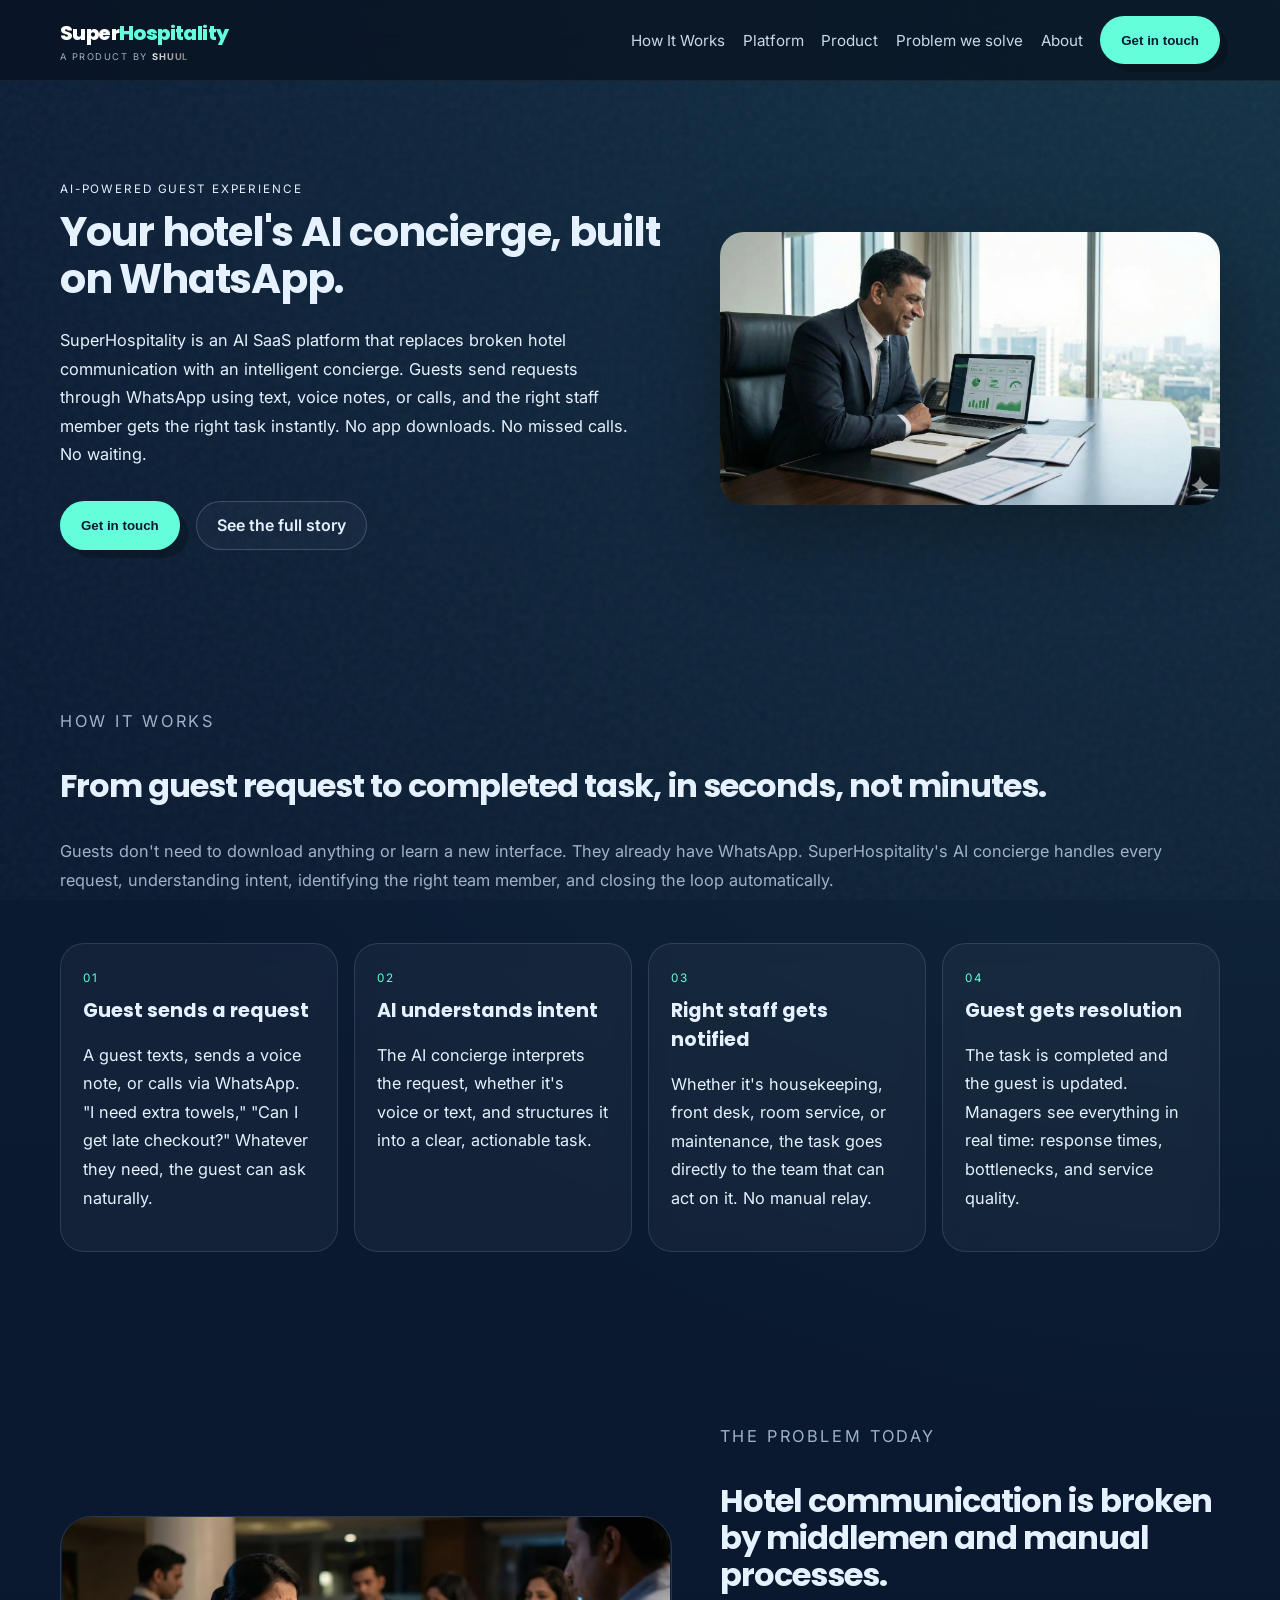
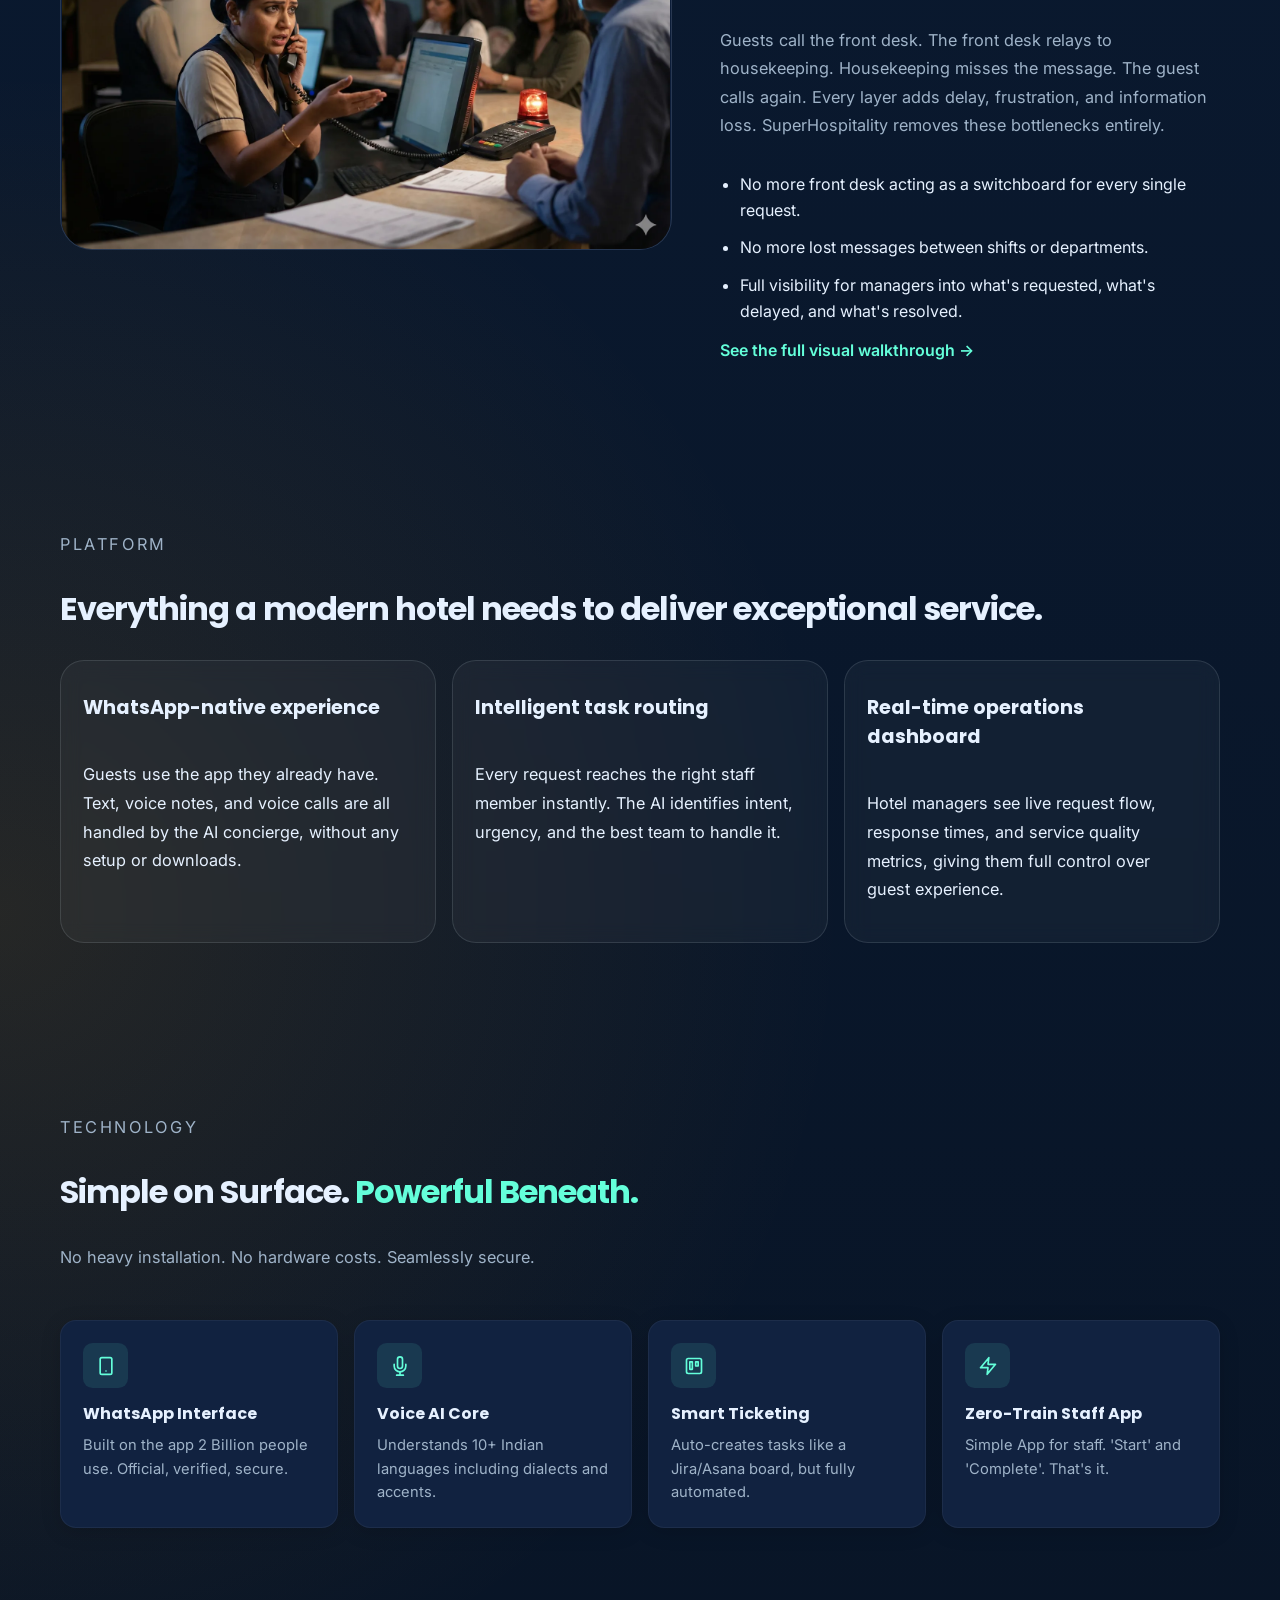
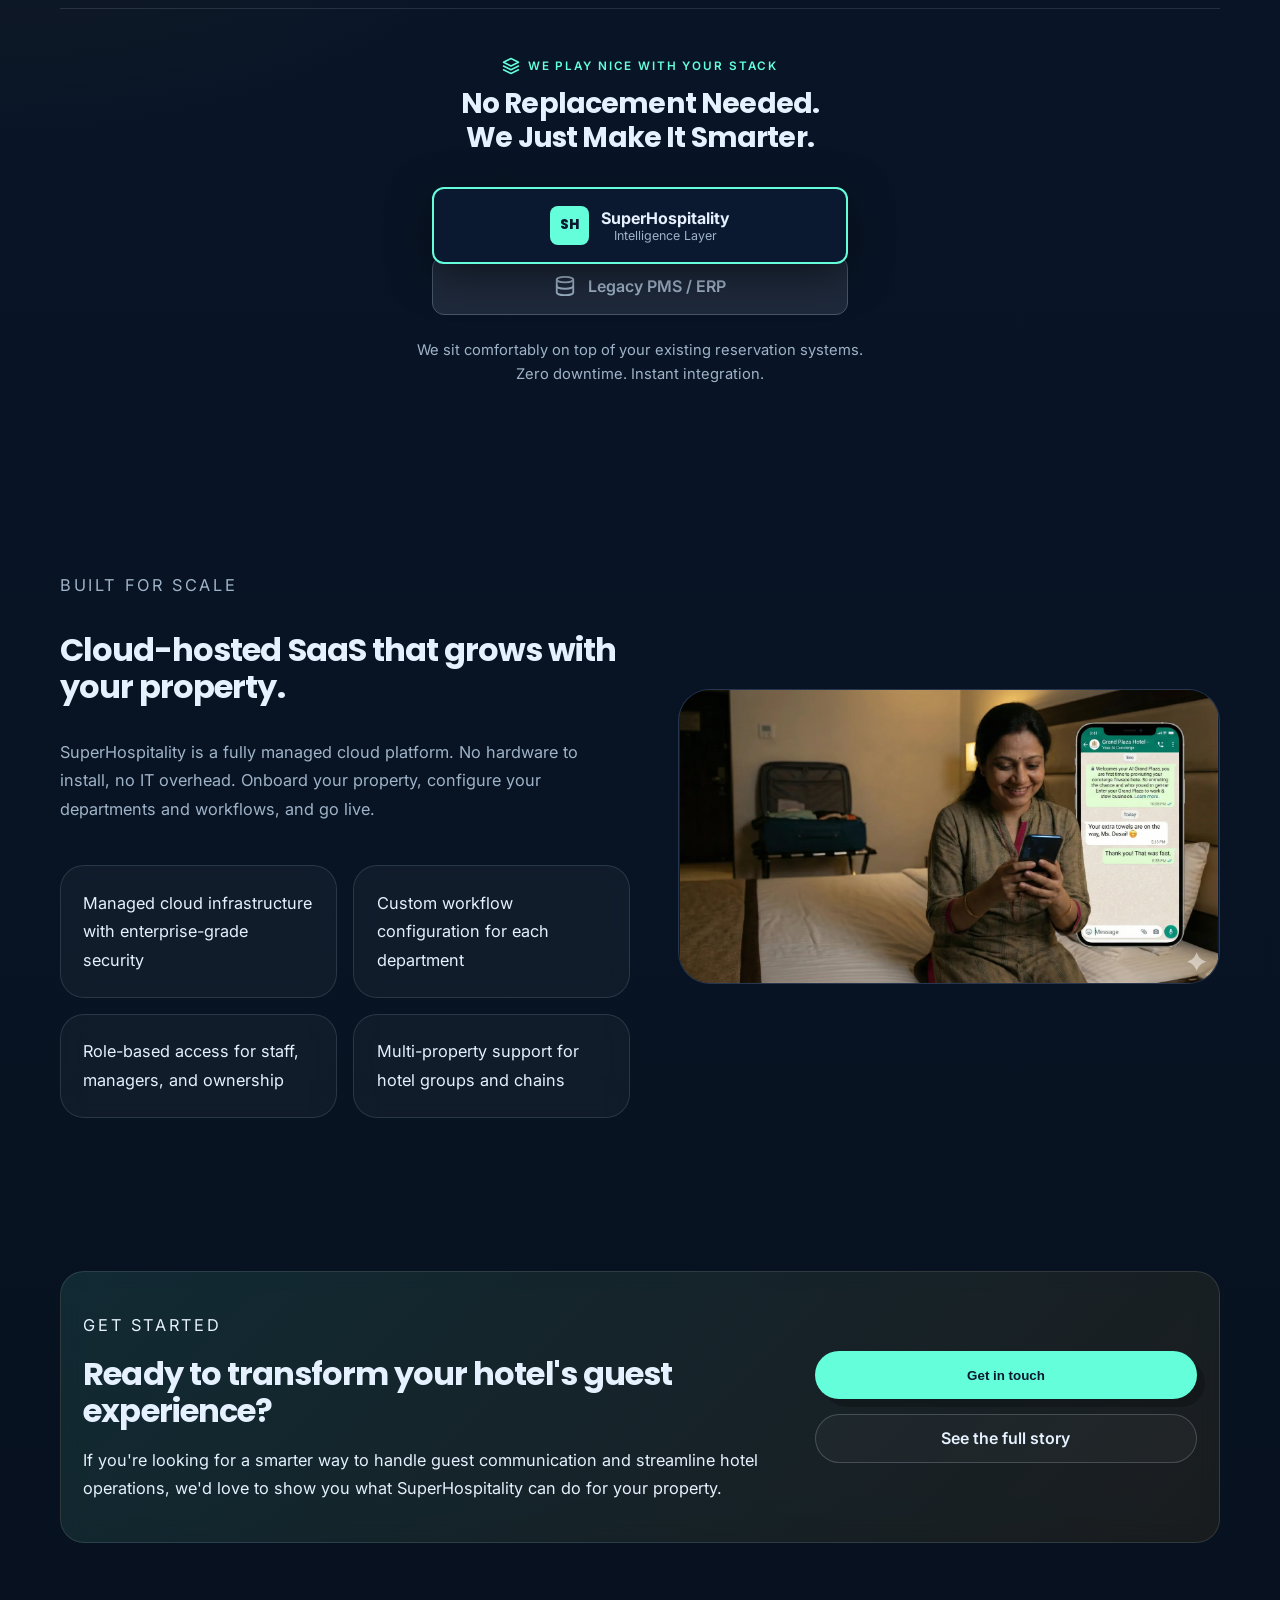
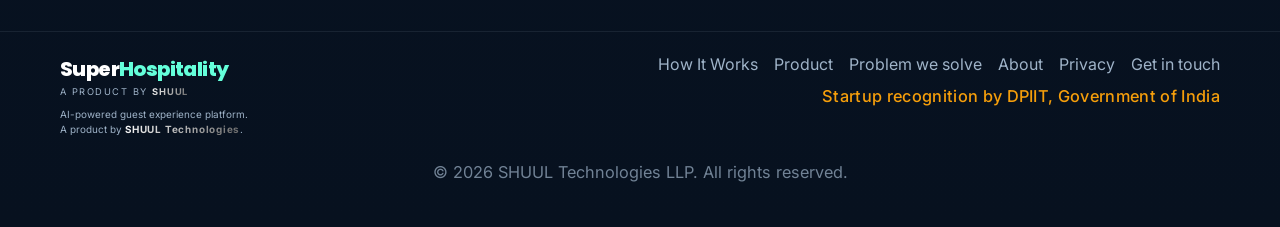
<file: index.html>
<!DOCTYPE html>
<html lang="en">
  <head>
    <meta charset="UTF-8" />
    <meta name="viewport" content="width=device-width, initial-scale=1.0" />
    <title>SuperHospitality | AI-Powered Guest Experience Platform</title>
    <meta
      name="description"
      content="SuperHospitality is a WhatsApp-first AI concierge platform by SHUUL that turns guest requests into instant staff actions, with no app downloads, no missed calls, and no waiting."
    />
    <meta name="robots" content="index,follow" />
    <meta property="og:title" content="SuperHospitality | AI-Powered Guest Experience Platform" />
    <meta
      property="og:description"
      content="A WhatsApp-first AI concierge that turns guest requests into instant staff actions. No app downloads, no missed calls, no waiting."
    />
    <meta property="og:type" content="website" />
    <link rel="icon" type="image/svg+xml" href="/favicon.svg">
    <link rel="preconnect" href="https://fonts.googleapis.com">
    <link rel="preconnect" href="https://fonts.gstatic.com" crossorigin>
    <link href="https://fonts.googleapis.com/css2?family=Inter:wght@400;500;600&family=Poppins:wght@700;800&display=swap" rel="stylesheet">
    <script>
      (function () {
        var clarityProjectId = "ulrwjp1u90";

        if (!clarityProjectId || clarityProjectId === "undefined" || clarityProjectId === "null") {
          return;
        }

        (function(c,l,a,r,i,t,y){
          c[a]=c[a]||function(){(c[a].q=c[a].q||[]).push(arguments)};
          t=l.createElement(r);t.async=1;t.src="https://www.clarity.ms/tag/"+i;
          y=l.getElementsByTagName(r)[0];y.parentNode.insertBefore(t,y);
        })(window, document, "clarity", "script", clarityProjectId);
      })();
    </script>
    <script type="application/ld+json">
      {
        "@context": "https://schema.org",
        "@type": "SoftwareApplication",
        "name": "SuperHospitality",
        "applicationCategory": "BusinessApplication",
        "operatingSystem": "Web",
        "description": "WhatsApp-first AI concierge platform that turns guest requests into instant staff actions for hotels.",
        "brand": {
          "@type": "Brand",
          "name": "SHUUL"
        }
      }
    </script>
    <link rel="stylesheet" crossorigin href="/assets/landing-BX92CsZf.css">
  </head>
  <body>
    <div class="site-shell">
      <div class="site-noise" aria-hidden="true"></div>

      <header class="site-header" data-shared-header></header>

      <main>
        <section class="hero-section">
          <div class="container hero-grid">
            <div class="hero-copy">
              <p class="eyebrow">AI-Powered Guest Experience</p>
              <h1>Your hotel's AI concierge, built on WhatsApp.</h1>
              <p class="hero-text">
                SuperHospitality is an AI SaaS platform that replaces broken hotel communication with an intelligent concierge. 
                Guests send requests through WhatsApp using text, voice notes, or calls, and the right staff member gets the right task instantly. 
                No app downloads. No missed calls. No waiting.
              </p>

              <div class="hero-actions">
                <button class="button button-primary" onclick="openModal()">
                  Get in touch
                </button>
                <a class="button button-secondary" href="/the-problem/">See the full story</a>
              </div>
            </div>

            <aside class="hero-visual" aria-label="SuperHospitality visual preview">
              <div class="visual-card visual-card-main">
                <img
                  src="/images/happy_manager.webp"
                  alt="Hotel manager reviewing guest satisfaction with SuperHospitality"
                  width="1600"
                  height="873"
                />
              </div>
            </aside>
          </div>
        </section>

        <section class="content-section" id="how-it-works">
          <div class="container section-stack">
            <div class="section-heading">
              <p class="eyebrow">How It Works</p>
              <h2>From guest request to completed task, in seconds, not minutes.</h2>
              <p>
                Guests don't need to download anything or learn a new interface. They already have WhatsApp. 
                SuperHospitality's AI concierge handles every request, understanding intent, identifying the right team member, and closing the loop automatically.
              </p>
            </div>

            <div class="workflow-grid">
              <article class="info-card">
                <span class="card-index">01</span>
                <h3>Guest sends a request</h3>
                <p>A guest texts, sends a voice note, or calls via WhatsApp. "I need extra towels," "Can I get late checkout?" Whatever they need, the guest can ask naturally.</p>
              </article>
              <article class="info-card">
                <span class="card-index">02</span>
                <h3>AI understands intent</h3>
                <p>The AI concierge interprets the request, whether it's voice or text, and structures it into a clear, actionable task.</p>
              </article>
              <article class="info-card">
                <span class="card-index">03</span>
                <h3>Right staff gets notified</h3>
                <p>Whether it's housekeeping, front desk, room service, or maintenance, the task goes directly to the team that can act on it. No manual relay.</p>
              </article>
              <article class="info-card">
                <span class="card-index">04</span>
                <h3>Guest gets resolution</h3>
                <p>The task is completed and the guest is updated. Managers see everything in real time: response times, bottlenecks, and service quality.</p>
              </article>
            </div>
          </div>
        </section>

        <section class="content-section" id="why">
          <div class="container split-section">
            <div class="carousel-wrapper">
              <div class="carousel-track carousel-auto" id="problemCarousel">
                <div class="carousel-slide"><img src="/images/sad_receptionist.webp" alt="Overwhelmed front-desk staff" loading="lazy" /></div>
                <div class="carousel-slide"><img src="/images/sad_guest.webp" alt="Frustrated hotel guest" loading="lazy" /></div>
                <div class="carousel-slide"><img src="/images/sad_staff.webp" alt="Overworked hotel staff" loading="lazy" /></div>
                <div class="carousel-slide"><img src="/images/sad_manager.webp" alt="Stressed hotel manager" loading="lazy" /></div>
              </div>
            </div>

            <div class="section-copy-block">
              <p class="eyebrow">The Problem Today</p>
              <h2>Hotel communication is broken by middlemen and manual processes.</h2>
              <p>
                Guests call the front desk. The front desk relays to housekeeping. Housekeeping misses the message. 
                The guest calls again. Every layer adds delay, frustration, and information loss. 
                SuperHospitality removes these bottlenecks entirely.
              </p>
              <ul class="detail-list">
                <li>No more front desk acting as a switchboard for every single request.</li>
                <li>No more lost messages between shifts or departments.</li>
                <li>Full visibility for managers into what's requested, what's delayed, and what's resolved.</li>
              </ul>
              <a class="text-link" href="/the-problem/">See the full visual walkthrough &rarr;</a>
            </div>
          </div>
        </section>

        <section class="content-section" id="platform">
          <div class="container section-stack">
            <div class="section-heading">
              <p class="eyebrow">Platform</p>
              <h2>Everything a modern hotel needs to deliver exceptional service.</h2>
            </div>

            <div class="capability-grid">
              <article class="capability-card">
                <h3>WhatsApp-native experience</h3>
                <p>Guests use the app they already have. Text, voice notes, and voice calls are all handled by the AI concierge, without any setup or downloads.</p>
              </article>
              <article class="capability-card">
                <h3>Intelligent task routing</h3>
                <p>Every request reaches the right staff member instantly. The AI identifies intent, urgency, and the best team to handle it.</p>
              </article>
              <article class="capability-card">
                <h3>Real-time operations dashboard</h3>
                <p>Hotel managers see live request flow, response times, and service quality metrics, giving them full control over guest experience.</p>
              </article>
            </div>
          </div>
        </section>

        <section class="content-section" id="technology">
          <div class="container section-stack">
            <div class="section-heading">
              <p class="eyebrow">Technology</p>
              <h2>Simple on Surface. <span class="text-teal">Powerful Beneath.</span></h2>
              <p>No heavy installation. No hardware costs. Seamlessly secure.</p>
            </div>

            <div class="tech-grid">
              <article class="tech-card">
                <div class="tech-icon">
                  <svg width="20" height="20" fill="none" stroke="currentColor" stroke-width="2" stroke-linecap="round" stroke-linejoin="round" viewBox="0 0 24 24"><rect x="5" y="2" width="14" height="20" rx="2" ry="2"/><line x1="12" y1="18" x2="12.01" y2="18"/></svg>
                </div>
                <h3>WhatsApp Interface</h3>
                <p>Built on the app 2 Billion people use. Official, verified, secure.</p>
              </article>
              <article class="tech-card">
                <div class="tech-icon">
                  <svg width="20" height="20" fill="none" stroke="currentColor" stroke-width="2" stroke-linecap="round" stroke-linejoin="round" viewBox="0 0 24 24"><path d="M12 1a3 3 0 0 0-3 3v8a3 3 0 0 0 6 0V4a3 3 0 0 0-3-3z"/><path d="M19 10v2a7 7 0 0 1-14 0v-2"/><line x1="12" y1="19" x2="12" y2="23"/><line x1="8" y1="23" x2="16" y2="23"/></svg>
                </div>
                <h3>Voice AI Core</h3>
                <p>Understands 10+ Indian languages including dialects and accents.</p>
              </article>
              <article class="tech-card">
                <div class="tech-icon">
                  <svg width="20" height="20" fill="none" stroke="currentColor" stroke-width="2" stroke-linecap="round" stroke-linejoin="round" viewBox="0 0 24 24"><rect x="3" y="3" width="18" height="18" rx="2" ry="2"/><rect x="7" y="7" width="3" height="9"/><rect x="14" y="7" width="3" height="5"/></svg>
                </div>
                <h3>Smart Ticketing</h3>
                <p>Auto-creates tasks like a Jira/Asana board, but fully automated.</p>
              </article>
              <article class="tech-card">
                <div class="tech-icon">
                  <svg width="20" height="20" fill="none" stroke="currentColor" stroke-width="2" stroke-linecap="round" stroke-linejoin="round" viewBox="0 0 24 24"><polygon points="13 2 3 14 12 14 11 22 21 10 12 10 13 2"/></svg>
                </div>
                <h3>Zero-Train Staff App</h3>
                <p>Simple App for staff. 'Start' and 'Complete'. That's it.</p>
              </article>
            </div>

            <div class="integration-block">
              <div class="integration-label">
                <svg width="18" height="18" fill="none" stroke="currentColor" stroke-width="2" stroke-linecap="round" stroke-linejoin="round" viewBox="0 0 24 24"><polygon points="12 2 2 7 12 12 22 7 12 2"/><polyline points="2 17 12 22 22 17"/><polyline points="2 12 12 17 22 12"/></svg>
                <span>We play nice with your stack</span>
              </div>
              <h2>No Replacement Needed.<br>We Just Make It Smarter.</h2>
              <div class="integration-stack">
                <div class="integration-layer integration-layer-top">
                  <span class="sh-badge">SH</span>
                  <div>
                    <strong>SuperHospitality</strong>
                    <small>Intelligence Layer</small>
                  </div>
                </div>
                <div class="integration-layer integration-layer-base">
                  <svg width="22" height="22" fill="none" stroke="currentColor" stroke-width="2" stroke-linecap="round" stroke-linejoin="round" viewBox="0 0 24 24"><ellipse cx="12" cy="5" rx="9" ry="3"/><path d="M21 12c0 1.66-4 3-9 3s-9-1.34-9-3"/><path d="M3 5v14c0 1.66 4 3 9 3s9-1.34 9-3V5"/></svg>
                  <span>Legacy PMS / ERP</span>
                </div>
              </div>
              <p class="integration-note">We sit comfortably on top of your existing reservation systems.<br>Zero downtime. Instant integration.</p>
            </div>
          </div>
        </section>

        <section class="content-section" id="deployment">
          <div class="container split-section split-section-reverse">
            <div class="section-copy-block">
              <p class="eyebrow">Built for Scale</p>
              <h2>Cloud-hosted SaaS that grows with your property.</h2>
              <p>
                SuperHospitality is a fully managed cloud platform. No hardware to install, no IT overhead. 
                Onboard your property, configure your departments and workflows, and go live.
              </p>
              <div class="deployment-grid">
                <div class="deployment-item">Managed cloud infrastructure with enterprise-grade security</div>
                <div class="deployment-item">Custom workflow configuration for each department</div>
                <div class="deployment-item">Role-based access for staff, managers, and ownership</div>
                <div class="deployment-item">Multi-property support for hotel groups and chains</div>
              </div>
            </div>

            <div class="carousel-wrapper">
                <div class="carousel-track carousel-auto" id="scaleCarousel">
                <div class="carousel-slide"><img src="/images/happy_guest.webp" alt="Happy hotel guest" loading="lazy" /></div>
                <div class="carousel-slide"><img src="/images/happy_receptionist.webp" alt="Happy hotel receptionist" loading="lazy" /></div>
                <div class="carousel-slide"><img src="/images/happy_staff.webp" alt="Happy hotel staff" loading="lazy" /></div>
                <div class="carousel-slide"><img src="/images/happy_manager.webp" alt="Happy hotel manager" loading="lazy" /></div>
              </div>
            </div>
          </div>
        </section>

        <section class="content-section beta-section" id="beta">
          <div class="container beta-panel">
            <div>
              <p class="eyebrow">Get Started</p>
              <h2>Ready to transform your hotel's guest experience?</h2>
              <p>
                If you're looking for a smarter way to handle guest communication and streamline hotel operations, 
                we'd love to show you what SuperHospitality can do for your property.
              </p>
            </div>

            <div class="beta-actions">
              <button class="button button-primary" onclick="openModal()">
                Get in touch
              </button>
              <a class="button button-secondary" href="/the-problem/">See the full story</a>
            </div>
          </div>
        </section>
      </main>

      <footer class="site-footer" data-shared-footer></footer>
    </div>

    <script src="/shared/layout.js"></script>
    <script>
      /* ── Auto-scrolling carousels ── */
      (function() {
        var tracks = document.querySelectorAll('.carousel-auto');

        tracks.forEach(function(track) {
          var intervalId;

          function advance() {
            var maxScroll = track.scrollWidth - track.clientWidth;
            if (track.scrollLeft >= maxScroll - 2) {
              track.scrollTo({ left: 0, behavior: 'smooth' });
            } else {
              track.scrollBy({ left: track.clientWidth, behavior: 'smooth' });
            }
          }

          function start() {
            stop();
            intervalId = window.setInterval(advance, 3200);
          }

          function stop() {
            if (intervalId) {
              window.clearInterval(intervalId);
            }
          }

          track.addEventListener('mouseenter', stop);
          track.addEventListener('mouseleave', start);
          start();
        });
      })();
    </script>
  </body>
</html>
</file>
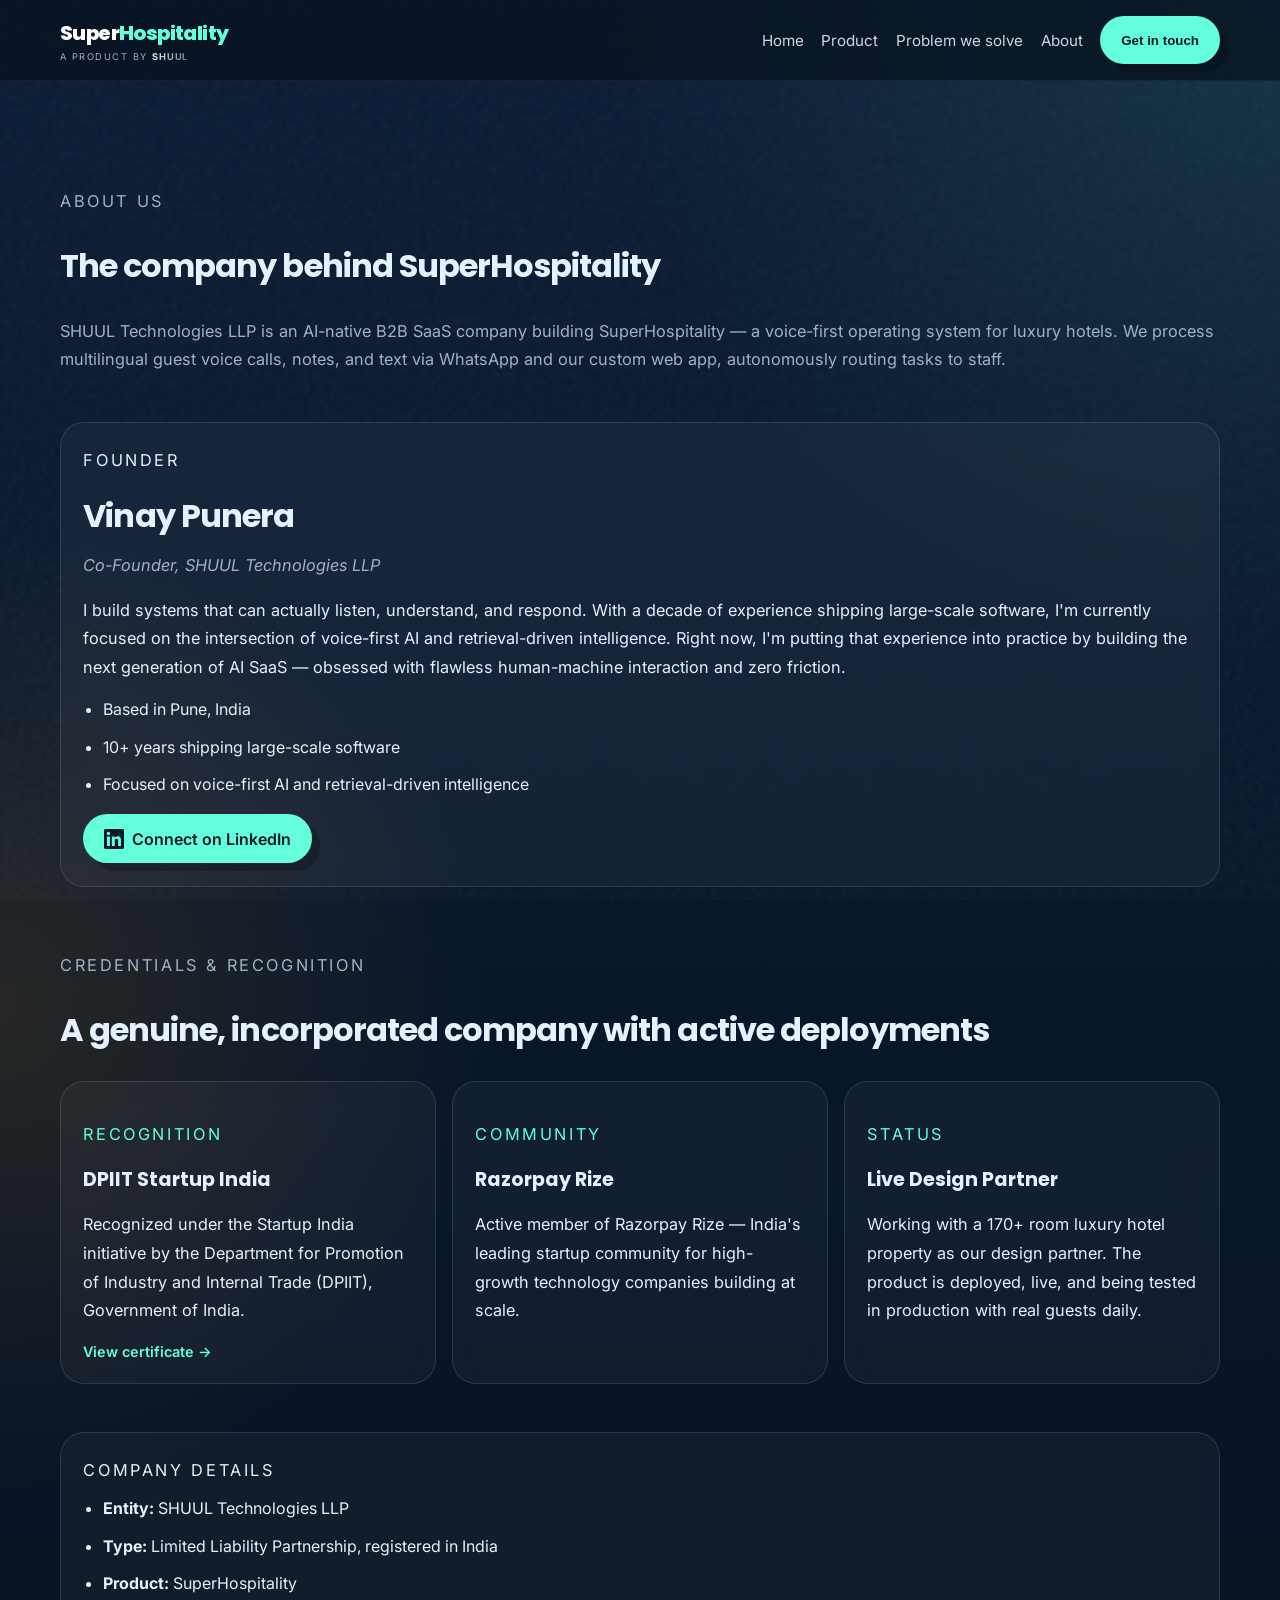
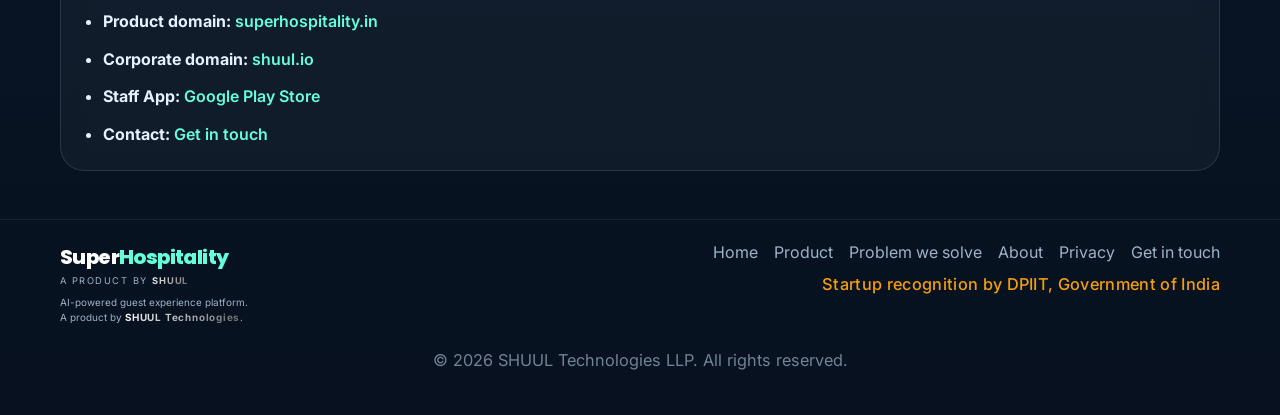
<file: about/index.html>
<!DOCTYPE html>
<html lang="en">
  <head>
    <meta charset="UTF-8" />
    <meta name="viewport" content="width=device-width, initial-scale=1.0" />
    <title>About Us | SuperHospitality by SHUUL Technologies</title>
    <meta
      name="description"
      content="Meet the team behind SuperHospitality. SHUUL Technologies LLP builds AI-native voice-first hotel operations software. DPIIT Startup India recognized. Founded by Vinay Punera."
    />
    <meta name="robots" content="index,follow" />
    <link rel="icon" type="image/svg+xml" href="/favicon.svg">
    <link rel="preconnect" href="https://fonts.googleapis.com">
    <link rel="preconnect" href="https://fonts.gstatic.com" crossorigin>
    <link href="https://fonts.googleapis.com/css2?family=Inter:wght@400;500;600&family=Poppins:wght@700;800&display=swap" rel="stylesheet">
    <script type="application/ld+json">
      {
        "@context": "https://schema.org",
        "@type": "Organization",
        "name": "SHUUL Technologies LLP",
        "url": "https://shuul.io/",
        "founder": {
          "@type": "Person",
          "name": "Vinay Punera",
          "jobTitle": "Co-Founder",
          "sameAs": ["https://www.linkedin.com/in/vinaypunera/"]
        },
        "product": {
          "@type": "SoftwareApplication",
          "name": "SuperHospitality",
          "url": "https://superhospitality.in/",
          "applicationCategory": "BusinessApplication",
          "operatingSystem": "Web, Android"
        },
        "address": {
          "@type": "PostalAddress",
          "addressLocality": "Pune",
          "addressRegion": "Maharashtra",
          "addressCountry": "IN"
        }
      }
    </script>
    <link rel="stylesheet" crossorigin href="/assets/landing-BX92CsZf.css">
  </head>
  <body>
    <div class="site-shell">
      <div class="site-noise" aria-hidden="true"></div>

      <header class="site-header" data-shared-header></header>

      <main>
        <section class="hero-section">
          <div class="container section-stack">
            <div class="section-heading">
              <p class="eyebrow">About Us</p>
              <h1 style="font-family:'Poppins',sans-serif; font-size:clamp(1.5rem,2.5vw,2rem); line-height:1.15; letter-spacing:-0.03em; margin:0;">The company behind SuperHospitality</h1>
              <p>
                SHUUL Technologies LLP is an AI-native B2B SaaS company building SuperHospitality — a voice-first operating system for luxury hotels. We process multilingual guest voice calls, notes, and text via WhatsApp and our custom web app, autonomously routing tasks to staff.
              </p>
            </div>

            <!-- Founder Section -->
            <div class="info-card" style="text-align:left; display:grid; gap:1.5rem;">
              <p class="eyebrow" style="margin:0;">Founder</p>
              <div style="display:grid; gap:1rem;">
                <h2 style="font-family:'Poppins',sans-serif; font-size:clamp(1.5rem,2.5vw,2rem); line-height:1.15; letter-spacing:-0.03em; margin:0;">Vinay Punera</h2>
                <p style="color:var(--muted); margin:0; font-style:italic;">Co-Founder, SHUUL Technologies LLP</p>
                <p style="margin:0;">
                  I build systems that can actually listen, understand, and respond. With a decade of experience shipping large-scale software, I'm currently focused on the intersection of voice-first AI and retrieval-driven intelligence. Right now, I'm putting that experience into practice by building the next generation of AI SaaS — obsessed with flawless human-machine interaction and zero friction.
                </p>
                <ul class="detail-list">
                  <li>Based in Pune, India</li>
                  <li>10+ years shipping large-scale software</li>
                  <li>Focused on voice-first AI and retrieval-driven intelligence</li>
                </ul>
                <div>
                  <a href="https://www.linkedin.com/in/vinaypunera/" target="_blank" rel="noopener noreferrer" class="button button-primary" style="gap:0.5rem;">
                    <svg width="20" height="20" viewBox="0 0 24 24" fill="currentColor"><path d="M20.447 20.452h-3.554v-5.569c0-1.328-.027-3.037-1.852-3.037-1.853 0-2.136 1.445-2.136 2.939v5.667H9.351V9h3.414v1.561h.046c.477-.9 1.637-1.85 3.37-1.85 3.601 0 4.267 2.37 4.267 5.455v6.286zM5.337 7.433c-1.144 0-2.063-.926-2.063-2.065 0-1.138.92-2.063 2.063-2.063 1.14 0 2.064.925 2.064 2.063 0 1.139-.925 2.065-2.064 2.065zm1.782 13.019H3.555V9h3.564v11.452zM22.225 0H1.771C.792 0 0 .774 0 1.729v20.542C0 23.227.792 24 1.771 24h20.451C23.2 24 24 23.227 24 22.271V1.729C24 .774 23.2 0 22.222 0h.003z"/></svg>
                    Connect on LinkedIn
                  </a>
                </div>
              </div>
            </div>

            <!-- Credentials Section -->
            <div class="section-heading" style="margin-top:1rem;">
              <p class="eyebrow">Credentials &amp; Recognition</p>
              <h2 style="font-family:'Poppins',sans-serif; font-size:clamp(1.5rem,2.5vw,2rem); line-height:1.15; letter-spacing:-0.03em; margin:0;">A genuine, incorporated company with active deployments</h2>
            </div>

            <div class="capability-grid">
              <div class="info-card">
                <p class="card-index">Recognition</p>
                <h3>DPIIT Startup India</h3>
                <p>Recognized under the Startup India initiative by the Department for Promotion of Industry and Internal Trade (DPIIT), Government of India.</p>
                <a href="#" onclick="openCertificateModal(); return false;" class="text-link" style="font-size:0.9rem;">View certificate &rarr;</a>
              </div>
              <div class="info-card">
                <p class="card-index">Community</p>
                <h3>Razorpay Rize</h3>
                <p>Active member of Razorpay Rize — India's leading startup community for high-growth technology companies building at scale.</p>
              </div>
              <div class="info-card">
                <p class="card-index">Status</p>
                <h3>Live Design Partner</h3>
                <p>Working with a 170+ room luxury hotel property as our design partner. The product is deployed, live, and being tested in production with real guests daily.</p>
              </div>
            </div>

            <!-- Company Details -->
            <div class="info-card" style="text-align:left; display:grid; gap:0.75rem; margin-top:1rem;">
              <p class="eyebrow" style="margin:0;">Company Details</p>
              <ul class="detail-list">
                <li><strong>Entity:</strong> SHUUL Technologies LLP</li>
                <li><strong>Type:</strong> Limited Liability Partnership, registered in India</li>
                <li><strong>Product:</strong> SuperHospitality</li>
                <li><strong>Product domain:</strong> <a href="https://superhospitality.in/" class="text-link">superhospitality.in</a></li>
                <li><strong>Corporate domain:</strong> <a href="https://shuul.io/" target="_blank" rel="noopener noreferrer" class="text-link">shuul.io</a></li>
                <li><strong>Staff App:</strong> <a href="https://play.google.com/store/apps/details?id=in.superhospitality.staffapp" target="_blank" rel="noopener noreferrer" class="text-link">Google Play Store</a></li>
                <li><strong>Contact:</strong> <a href="#" onclick="openModal(); return false;" class="text-link">Get in touch</a></li>
              </ul>
            </div>
          </div>
        </section>
      </main>

      <footer class="site-footer" data-shared-footer></footer>
    </div>

    <script src="/shared/layout.js"></script>
  </body>
</html>
</file>
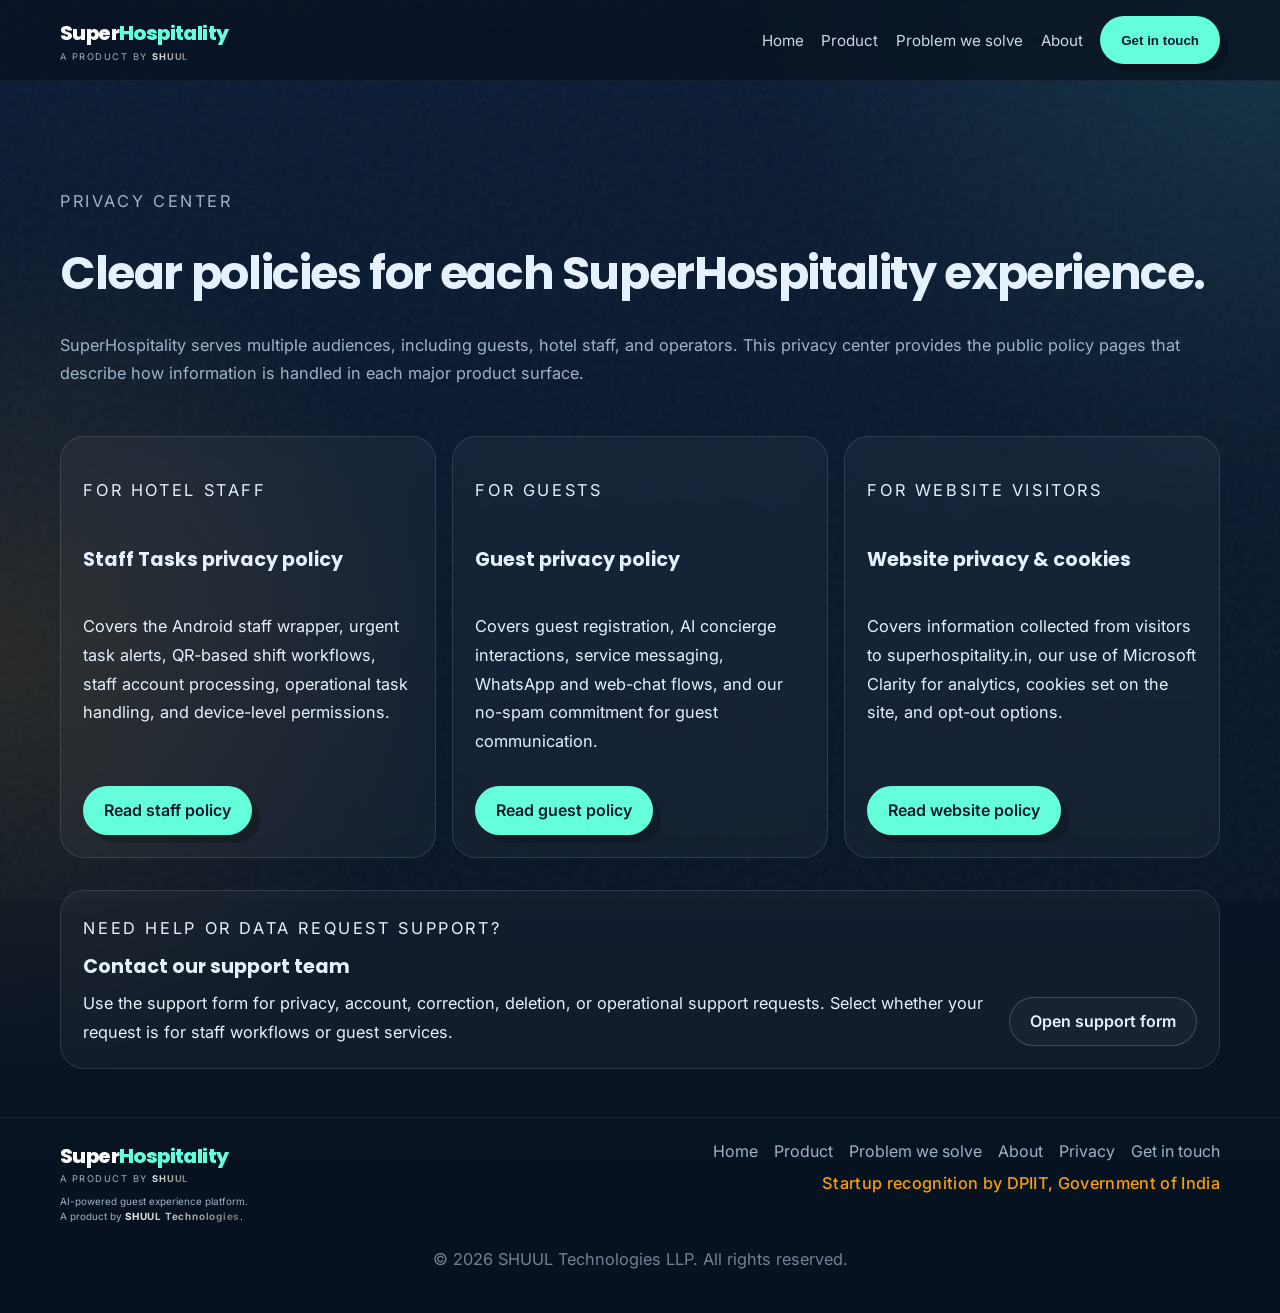
<file: privacy/index.html>
<!DOCTYPE html>
<html lang="en">
  <head>
    <meta charset="UTF-8" />
    <meta name="viewport" content="width=device-width, initial-scale=1.0" />
    <title>Privacy Center | SuperHospitality</title>
    <meta name="description" content="Privacy center for SuperHospitality products, including guest-facing and staff-facing privacy policies." />
    <link rel="icon" type="image/svg+xml" href="/favicon.svg">
    <link rel="preconnect" href="https://fonts.googleapis.com">
    <link rel="preconnect" href="https://fonts.gstatic.com" crossorigin>
    <link href="https://fonts.googleapis.com/css2?family=Inter:wght@400;500;600&family=Poppins:wght@700;800&display=swap" rel="stylesheet">
    <link rel="stylesheet" crossorigin href="/assets/landing-BX92CsZf.css">
  </head>
  <body>
    <div class="site-shell">
      <div class="site-noise" aria-hidden="true"></div>
      <header class="site-header" data-shared-header></header>
      <main>
        <section class="hero-section">
          <div class="container section-stack">
            <div class="section-heading">
              <p class="eyebrow">Privacy Center</p>
              <h1 style="font-family:'Poppins',sans-serif; font-size:clamp(2rem,3.6vw,3.3rem); line-height:1.1; letter-spacing:-0.03em; margin:0;">Clear policies for each SuperHospitality experience.</h1>
              <p>SuperHospitality serves multiple audiences, including guests, hotel staff, and operators. This privacy center provides the public policy pages that describe how information is handled in each major product surface.</p>
            </div>
            <div class="capability-grid">
              <article class="capability-card">
                <p class="eyebrow">For hotel staff</p>
                <h3>Staff Tasks privacy policy</h3>
                <p>Covers the Android staff wrapper, urgent task alerts, QR-based shift workflows, staff account processing, operational task handling, and device-level permissions.</p>
                <a class="button button-primary" href="/privacy/staff/">Read staff policy</a>
              </article>
              <article class="capability-card">
                <p class="eyebrow">For guests</p>
                <h3>Guest privacy policy</h3>
                <p>Covers guest registration, AI concierge interactions, service messaging, WhatsApp and web-chat flows, and our no-spam commitment for guest communication.</p>
                <a class="button button-primary" href="/privacy/guest/">Read guest policy</a>
              </article>
              <article class="capability-card">
                <p class="eyebrow">For website visitors</p>
                <h3>Website privacy &amp; cookies</h3>
                <p>Covers information collected from visitors to superhospitality.in, our use of Microsoft Clarity for analytics, cookies set on the site, and opt-out options.</p>
                <a class="button button-primary" href="/privacy/website/">Read website policy</a>
              </article>
            </div>
            <article class="info-card support-callout">
              <div>
                <p class="eyebrow">Need help or data request support?</p>
                <h3>Contact our support team</h3>
                <p>Use the support form for privacy, account, correction, deletion, or operational support requests. Select whether your request is for staff workflows or guest services.</p>
              </div>
              <a class="button button-secondary" href="https://docs.google.com/forms/d/e/1FAIpQLSdN3MkTpfdav8YpNEvR-FpAgoYlP2b0-Zy10E2yKwzuVn5wVg/viewform?usp=dialog" target="_blank" rel="noreferrer">Open support form</a>
            </article>
          </div>
        </section>
      </main>
      <footer class="site-footer" data-shared-footer></footer>
    </div>

    <script src="/shared/layout.js"></script>
  </body>
</html>
</file>
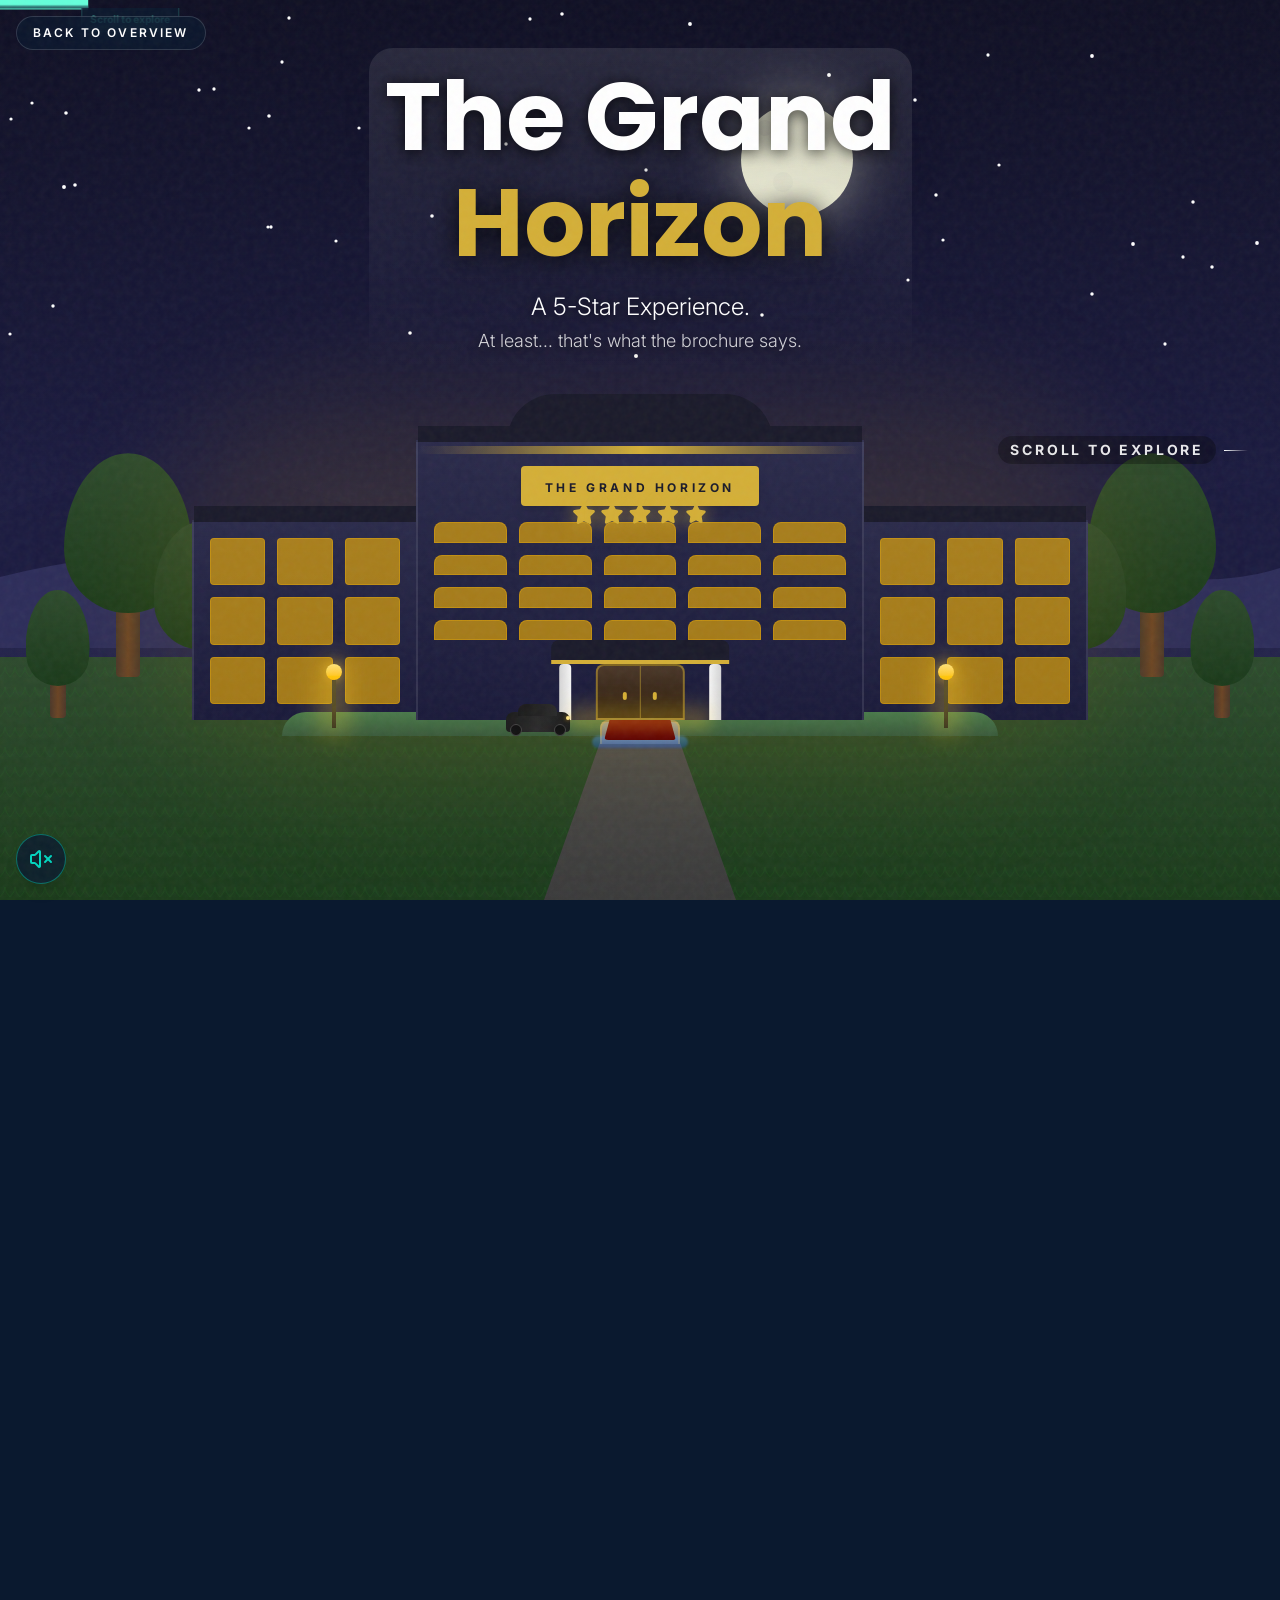
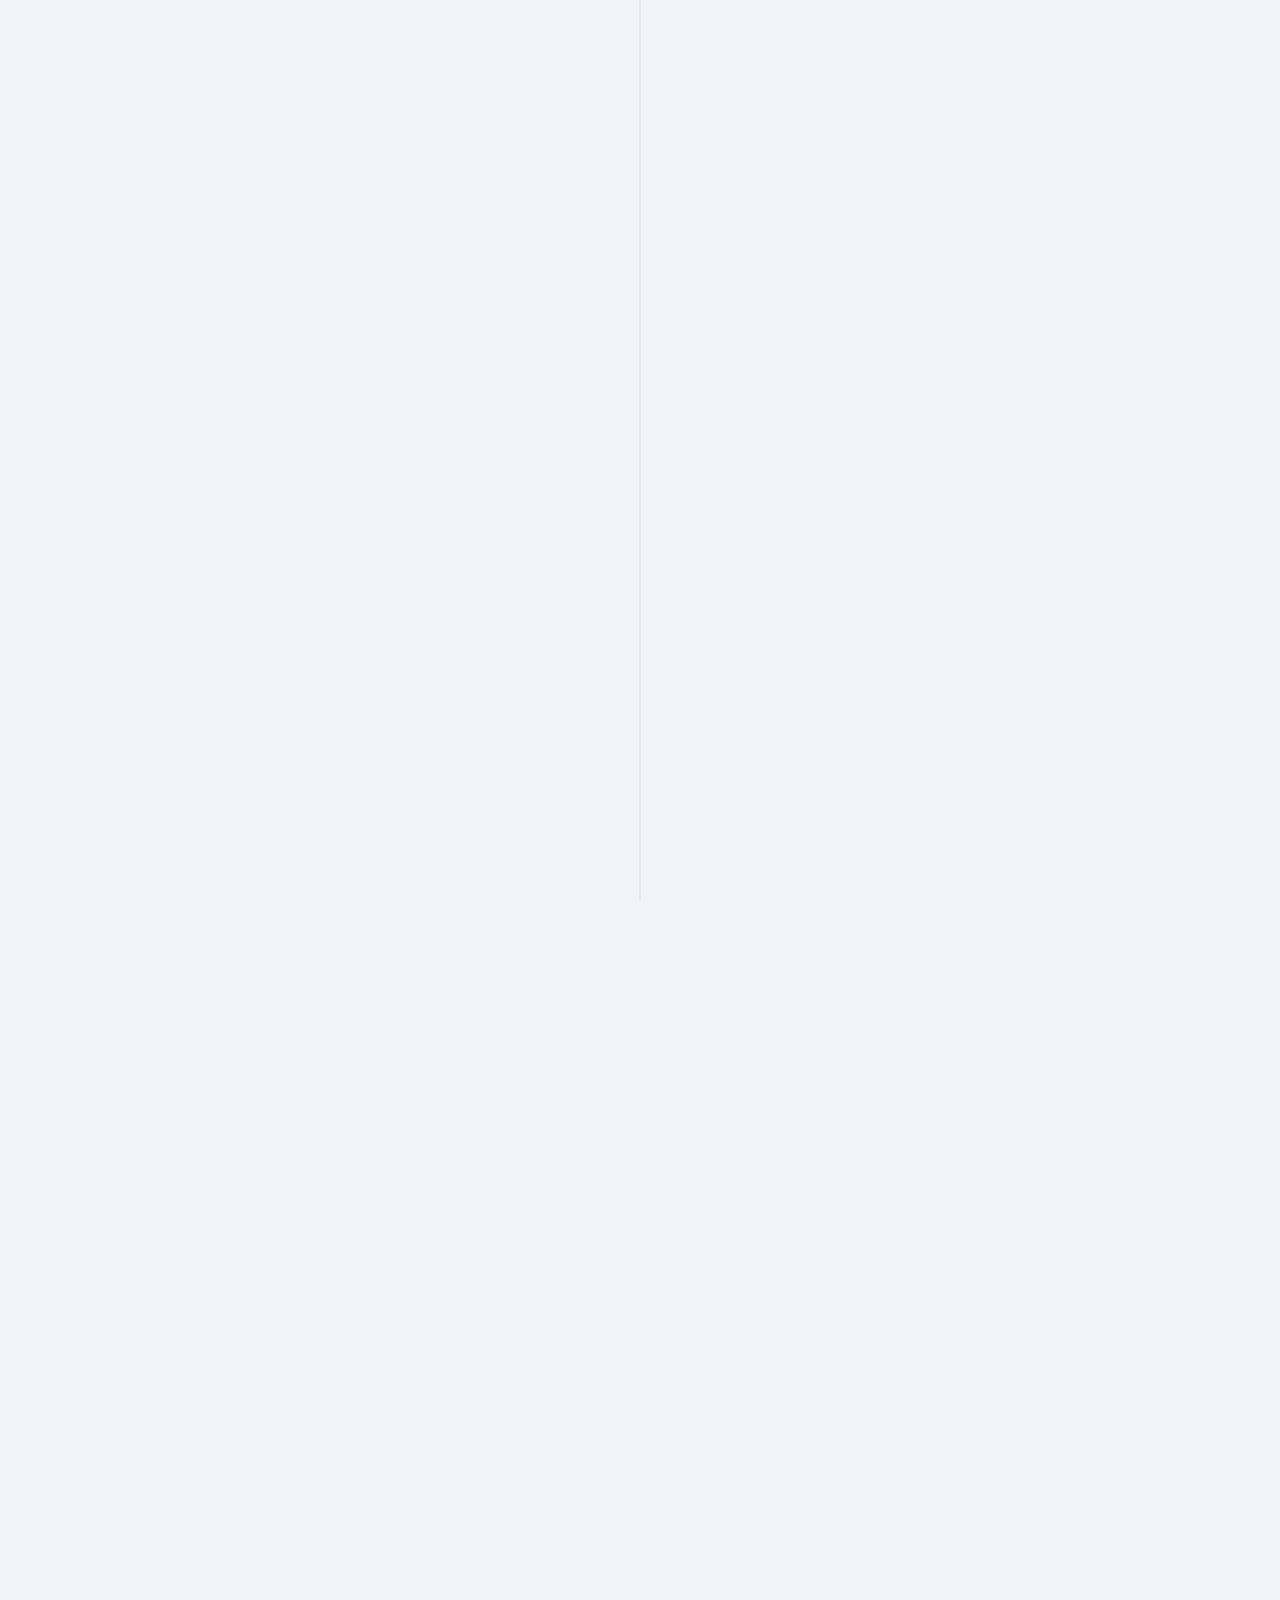
<file: the-problem/index.html>
<!DOCTYPE html>
<html lang="en">
  <head>
    <meta charset="UTF-8" />
    <meta name="viewport" content="width=device-width, initial-scale=1.0" />
    <title>Problem we solve | SuperHospitality</title>
    <meta
      name="description"
      content="Explore the full SuperHospitality visual walkthrough showing the guest-service bottlenecks hotels face today and how the product changes the workflow."
    />
    <link rel="icon" type="image/svg+xml" href="/favicon.svg">
    <link rel="preconnect" href="https://fonts.googleapis.com">
    <link rel="preconnect" href="https://fonts.gstatic.com" crossorigin>
    <link href="https://fonts.googleapis.com/css2?family=Inter:wght@400;500;600&family=Poppins:wght@700;800&display=swap" rel="stylesheet">
    <script type="module" crossorigin src="/assets/theProblem-DfFU8MK9.js"></script>
    <link rel="stylesheet" crossorigin href="/assets/theProblem-BDH3XFOD.css">
  </head>
  <body>
    <div class="bg-noise"></div>
    <div id="root"></div>
  </body>
  </html>
</file>
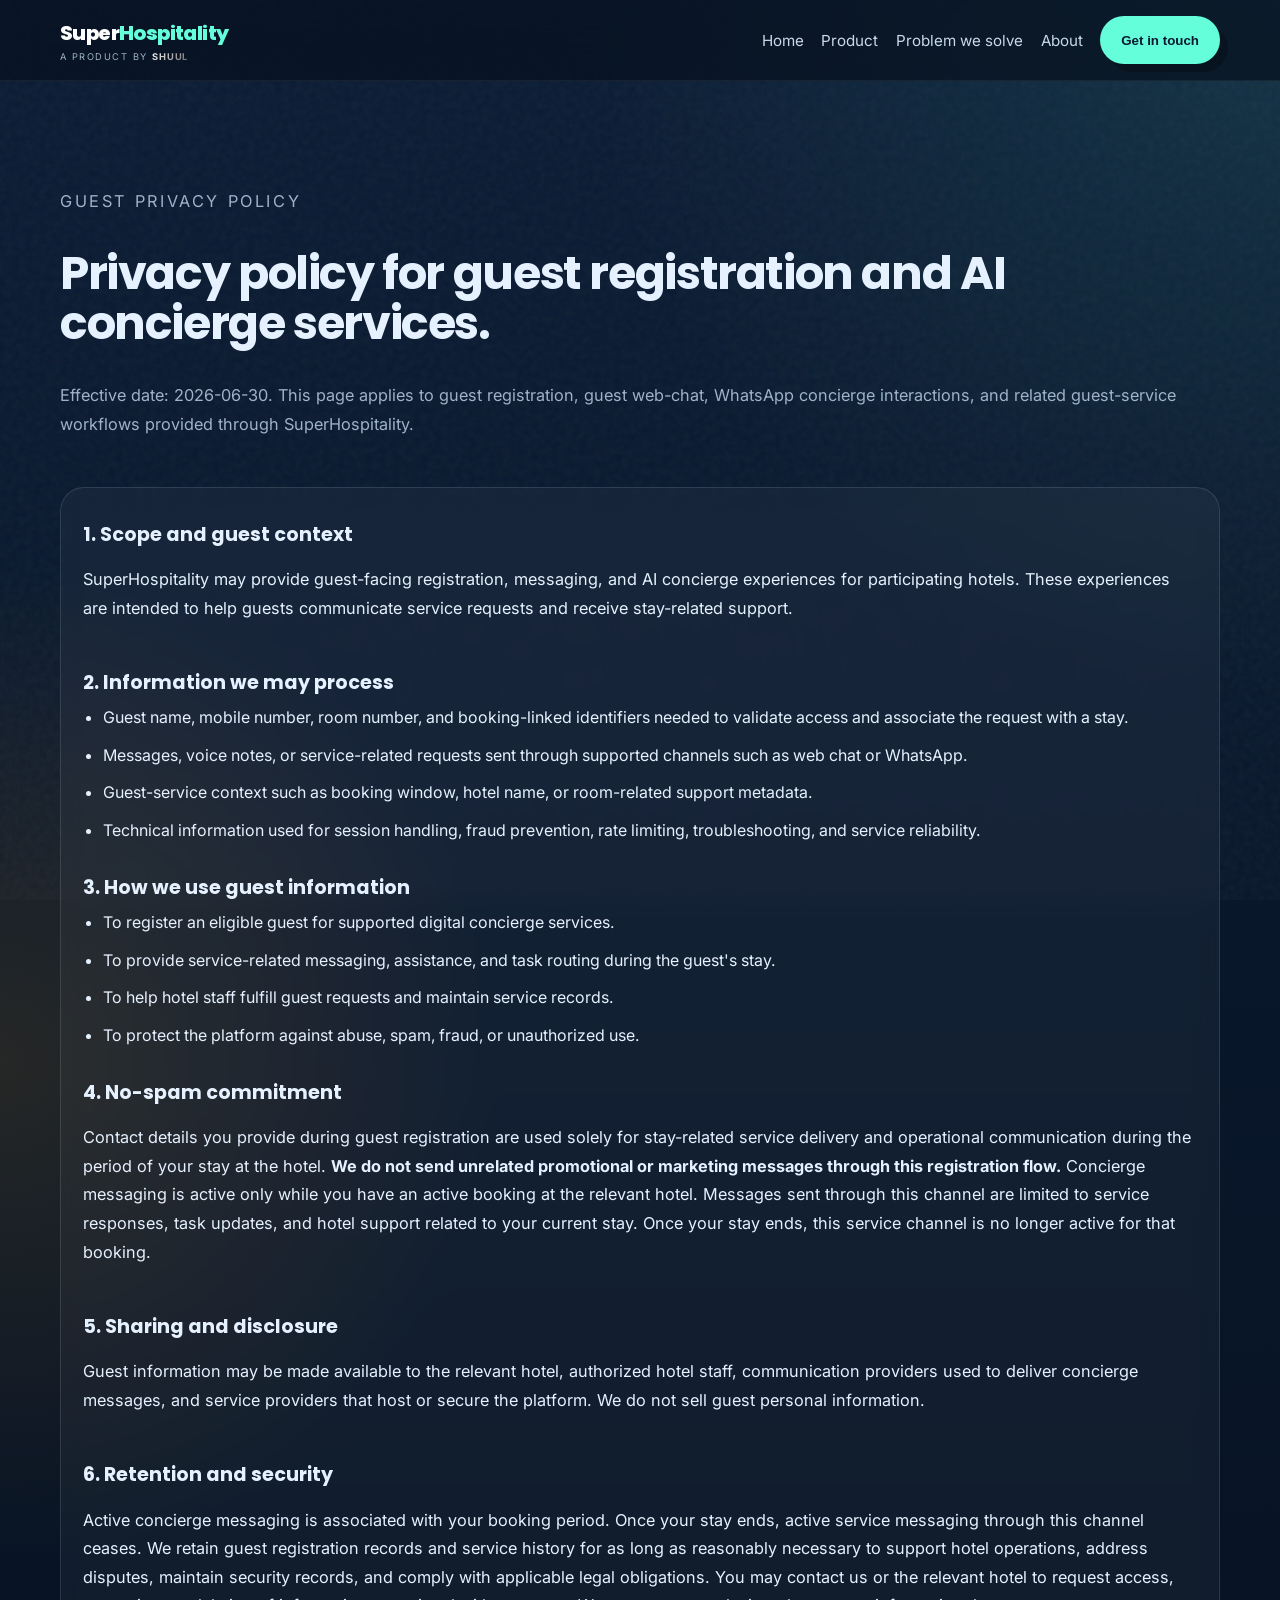
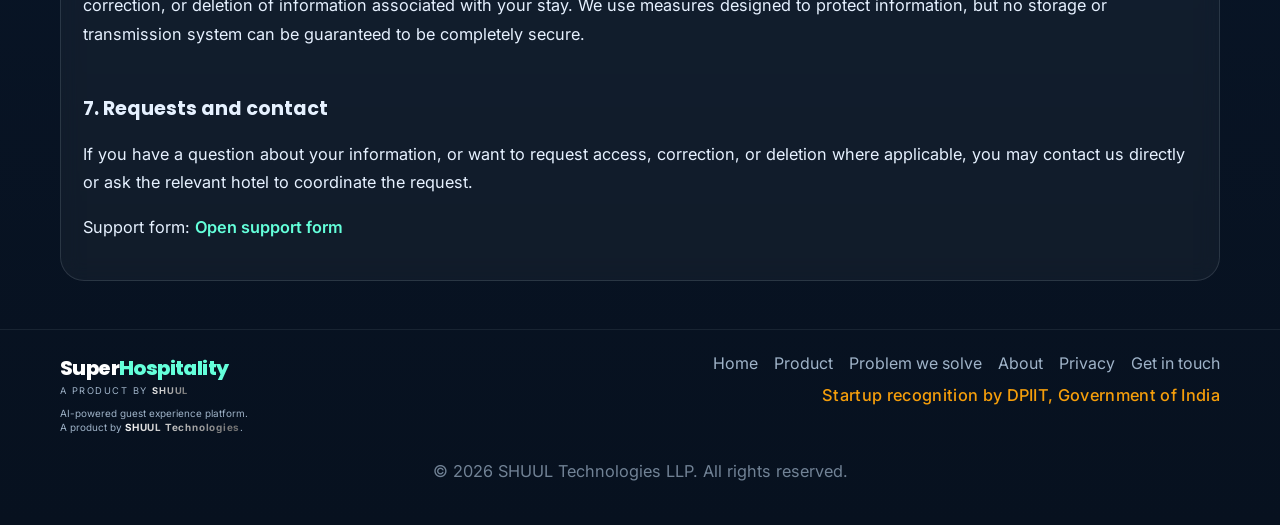
<file: privacy/guest/index.html>
<!DOCTYPE html>
<html lang="en">
  <head>
    <meta charset="UTF-8" />
    <meta name="viewport" content="width=device-width, initial-scale=1.0" />
    <title>Guest Privacy Policy | SuperHospitality</title>
    <meta
      name="description"
      content="Public privacy policy for SuperHospitality guest registration, AI concierge messaging, and guest support workflows."
    />
    <link rel="icon" type="image/svg+xml" href="/favicon.svg">
    <link rel="preconnect" href="https://fonts.googleapis.com">
    <link rel="preconnect" href="https://fonts.gstatic.com" crossorigin>
    <link href="https://fonts.googleapis.com/css2?family=Inter:wght@400;500;600&family=Poppins:wght@700;800&display=swap" rel="stylesheet">
    <link rel="stylesheet" crossorigin href="/assets/landing-BX92CsZf.css">
  </head>
  <body>
    <div class="site-shell">
      <div class="site-noise" aria-hidden="true"></div>

      <header class="site-header" data-shared-header></header>

      <main>
        <section class="hero-section">
          <div class="container section-stack">
            <div class="section-heading">
              <p class="eyebrow">Guest Privacy Policy</p>
              <h1 style="font-family:'Poppins',sans-serif; font-size:clamp(2rem,3.6vw,3.2rem); line-height:1.1; letter-spacing:-0.03em; margin:0;">Privacy policy for guest registration and AI concierge services.</h1>
              <p>
                Effective date: 2026-06-30. This page applies to guest registration, guest web-chat, WhatsApp concierge interactions, and related guest-service workflows provided through SuperHospitality.
              </p>
            </div>

            <div class="info-card" style="text-align:left; display:grid; gap:1.25rem;">
              <section>
                <h3>1. Scope and guest context</h3>
                <p>SuperHospitality may provide guest-facing registration, messaging, and AI concierge experiences for participating hotels. These experiences are intended to help guests communicate service requests and receive stay-related support.</p>
              </section>

              <section>
                <h3>2. Information we may process</h3>
                <ul class="detail-list">
                  <li>Guest name, mobile number, room number, and booking-linked identifiers needed to validate access and associate the request with a stay.</li>
                  <li>Messages, voice notes, or service-related requests sent through supported channels such as web chat or WhatsApp.</li>
                  <li>Guest-service context such as booking window, hotel name, or room-related support metadata.</li>
                  <li>Technical information used for session handling, fraud prevention, rate limiting, troubleshooting, and service reliability.</li>
                </ul>
              </section>

              <section>
                <h3>3. How we use guest information</h3>
                <ul class="detail-list">
                  <li>To register an eligible guest for supported digital concierge services.</li>
                  <li>To provide service-related messaging, assistance, and task routing during the guest's stay.</li>
                  <li>To help hotel staff fulfill guest requests and maintain service records.</li>
                  <li>To protect the platform against abuse, spam, fraud, or unauthorized use.</li>
                </ul>
              </section>

              <section>
                <h3>4. No-spam commitment</h3>
                <p>Contact details you provide during guest registration are used solely for stay-related service delivery and operational communication during the period of your stay at the hotel. <strong>We do not send unrelated promotional or marketing messages through this registration flow.</strong> Concierge messaging is active only while you have an active booking at the relevant hotel. Messages sent through this channel are limited to service responses, task updates, and hotel support related to your current stay. Once your stay ends, this service channel is no longer active for that booking.</p>
              </section>

              <section>
                <h3>5. Sharing and disclosure</h3>
                <p>Guest information may be made available to the relevant hotel, authorized hotel staff, communication providers used to deliver concierge messages, and service providers that host or secure the platform. We do not sell guest personal information.</p>
              </section>

              <section>
                <h3>6. Retention and security</h3>
                <p>Active concierge messaging is associated with your booking period. Once your stay ends, active service messaging through this channel ceases. We retain guest registration records and service history for as long as reasonably necessary to support hotel operations, address disputes, maintain security records, and comply with applicable legal obligations. You may contact us or the relevant hotel to request access, correction, or deletion of information associated with your stay. We use measures designed to protect information, but no storage or transmission system can be guaranteed to be completely secure.</p>
              </section>

              <section>
                <h3>7. Requests and contact</h3>
                <p>If you have a question about your information, or want to request access, correction, or deletion where applicable, you may contact us directly or ask the relevant hotel to coordinate the request.</p>
                <p>Support form: <a class="text-link" href="https://docs.google.com/forms/d/e/1FAIpQLSdN3MkTpfdav8YpNEvR-FpAgoYlP2b0-Zy10E2yKwzuVn5wVg/viewform?usp=dialog" target="_blank" rel="noreferrer">Open support form</a></p>
              </section>
            </div>
          </div>
        </section>
      </main>

      <footer class="site-footer" data-shared-footer></footer>
    </div>

    <script src="/shared/layout.js"></script>
  </body>
</html>
</file>
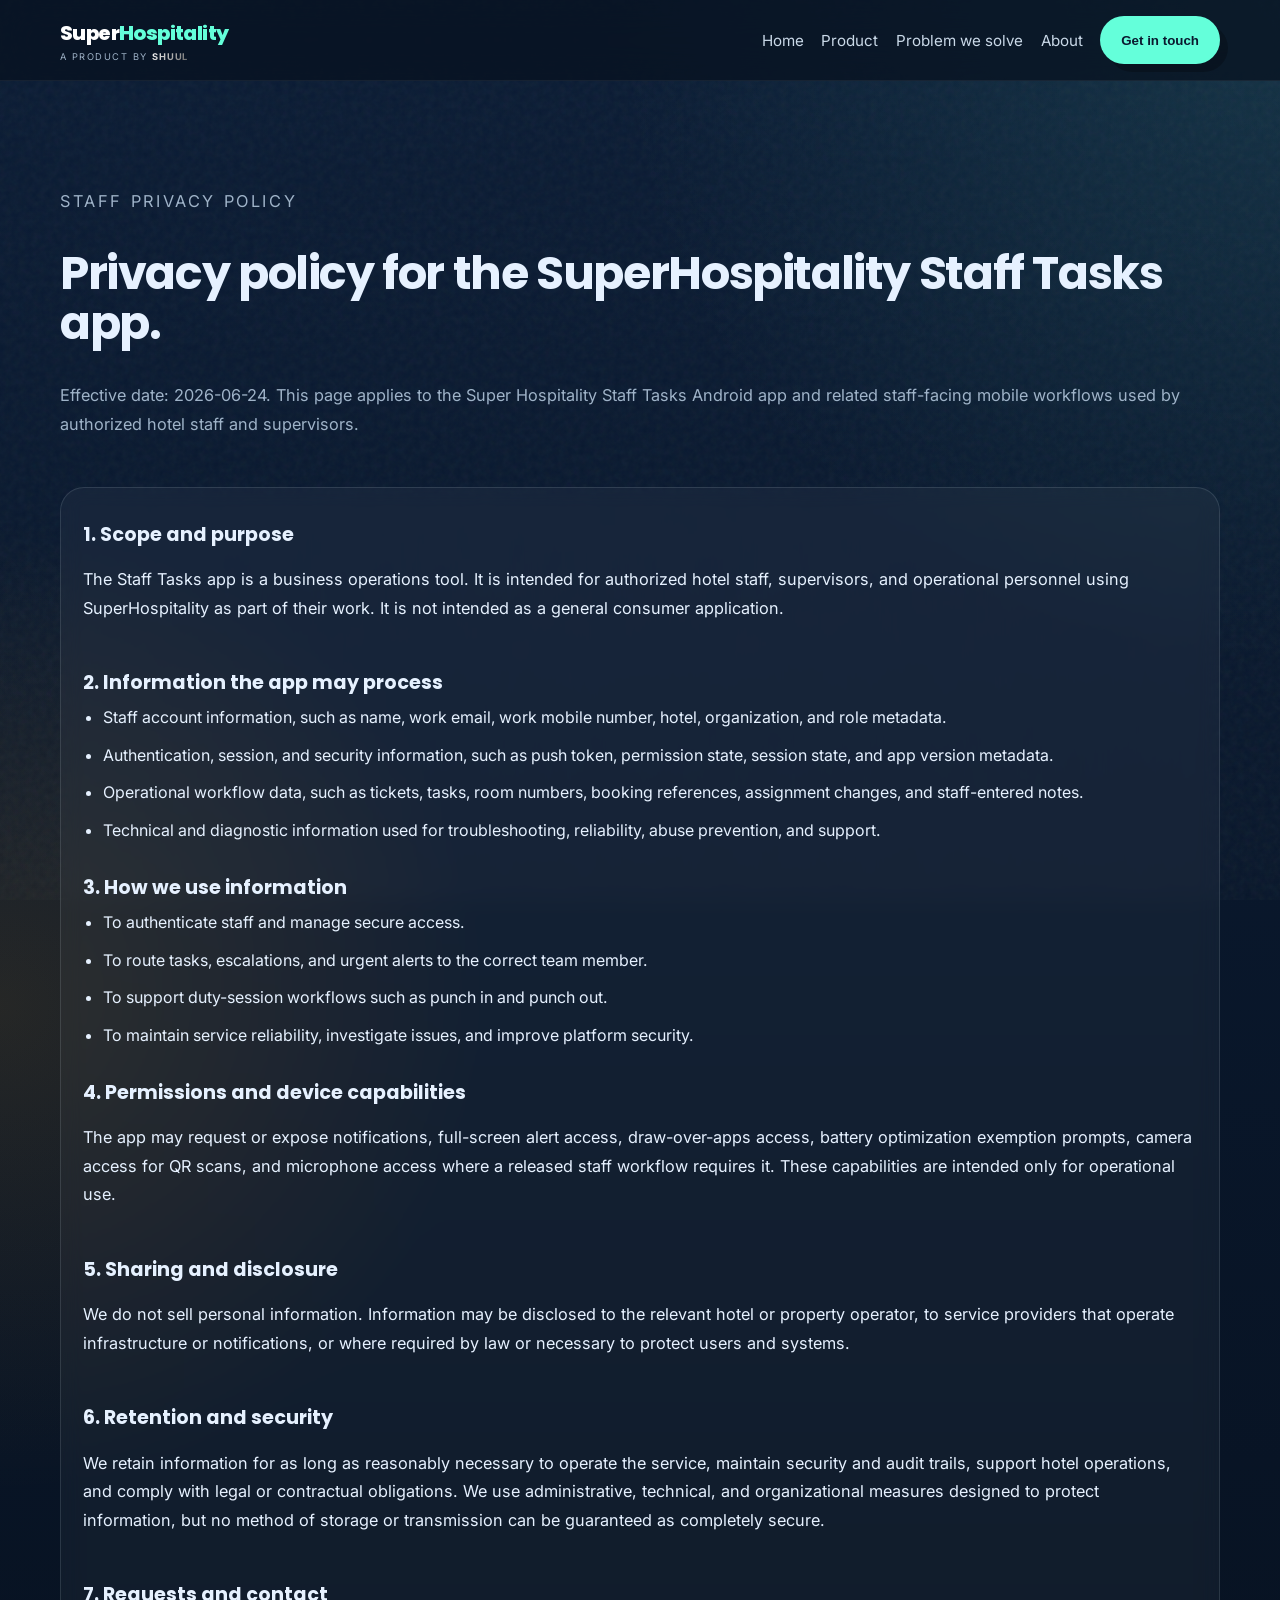
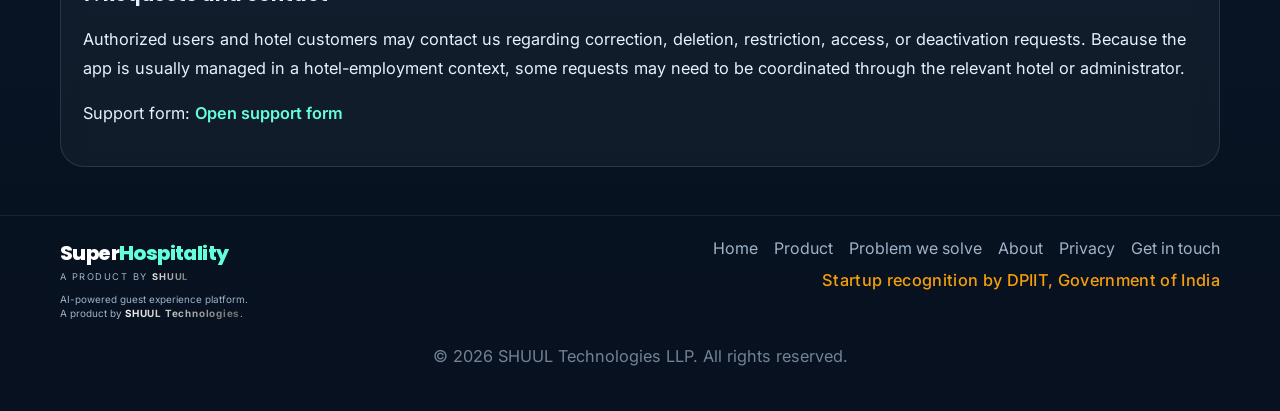
<file: privacy/staff/index.html>
<!DOCTYPE html>
<html lang="en">
  <head>
    <meta charset="UTF-8" />
    <meta name="viewport" content="width=device-width, initial-scale=1.0" />
    <title>Staff Tasks Privacy Policy | SuperHospitality</title>
    <meta
      name="description"
      content="Public privacy policy for the SuperHospitality Staff Tasks app used by hotel staff and supervisors."
    />
    <link rel="icon" type="image/svg+xml" href="/favicon.svg">
    <link rel="preconnect" href="https://fonts.googleapis.com">
    <link rel="preconnect" href="https://fonts.gstatic.com" crossorigin>
    <link href="https://fonts.googleapis.com/css2?family=Inter:wght@400;500;600&family=Poppins:wght@700;800&display=swap" rel="stylesheet">
    <link rel="stylesheet" crossorigin href="/assets/landing-BX92CsZf.css">
  </head>
  <body>
    <div class="site-shell">
      <div class="site-noise" aria-hidden="true"></div>

      <header class="site-header" data-shared-header></header>

      <main>
        <section class="hero-section">
          <div class="container section-stack">
            <div class="section-heading">
              <p class="eyebrow">Staff Privacy Policy</p>
              <h1 style="font-family:'Poppins',sans-serif; font-size:clamp(2rem,3.6vw,3.2rem); line-height:1.1; letter-spacing:-0.03em; margin:0;">Privacy policy for the SuperHospitality Staff Tasks app.</h1>
              <p>
                Effective date: 2026-06-24. This page applies to the Super Hospitality Staff Tasks Android app and related staff-facing mobile workflows used by authorized hotel staff and supervisors.
              </p>
            </div>

            <div class="info-card" style="text-align:left; display:grid; gap:1.25rem;">
              <section>
                <h3>1. Scope and purpose</h3>
                <p>The Staff Tasks app is a business operations tool. It is intended for authorized hotel staff, supervisors, and operational personnel using SuperHospitality as part of their work. It is not intended as a general consumer application.</p>
              </section>

              <section>
                <h3>2. Information the app may process</h3>
                <ul class="detail-list">
                  <li>Staff account information, such as name, work email, work mobile number, hotel, organization, and role metadata.</li>
                  <li>Authentication, session, and security information, such as push token, permission state, session state, and app version metadata.</li>
                  <li>Operational workflow data, such as tickets, tasks, room numbers, booking references, assignment changes, and staff-entered notes.</li>
                  <li>Technical and diagnostic information used for troubleshooting, reliability, abuse prevention, and support.</li>
                </ul>
              </section>

              <section>
                <h3>3. How we use information</h3>
                <ul class="detail-list">
                  <li>To authenticate staff and manage secure access.</li>
                  <li>To route tasks, escalations, and urgent alerts to the correct team member.</li>
                  <li>To support duty-session workflows such as punch in and punch out.</li>
                  <li>To maintain service reliability, investigate issues, and improve platform security.</li>
                </ul>
              </section>

              <section>
                <h3>4. Permissions and device capabilities</h3>
                <p>The app may request or expose notifications, full-screen alert access, draw-over-apps access, battery optimization exemption prompts, camera access for QR scans, and microphone access where a released staff workflow requires it. These capabilities are intended only for operational use.</p>
              </section>

              <section>
                <h3>5. Sharing and disclosure</h3>
                <p>We do not sell personal information. Information may be disclosed to the relevant hotel or property operator, to service providers that operate infrastructure or notifications, or where required by law or necessary to protect users and systems.</p>
              </section>

              <section>
                <h3>6. Retention and security</h3>
                <p>We retain information for as long as reasonably necessary to operate the service, maintain security and audit trails, support hotel operations, and comply with legal or contractual obligations. We use administrative, technical, and organizational measures designed to protect information, but no method of storage or transmission can be guaranteed as completely secure.</p>
              </section>

              <section>
                <h3>7. Requests and contact</h3>
                <p>Authorized users and hotel customers may contact us regarding correction, deletion, restriction, access, or deactivation requests. Because the app is usually managed in a hotel-employment context, some requests may need to be coordinated through the relevant hotel or administrator.</p>
                <p>Support form: <a class="text-link" href="https://docs.google.com/forms/d/e/1FAIpQLSdN3MkTpfdav8YpNEvR-FpAgoYlP2b0-Zy10E2yKwzuVn5wVg/viewform?usp=dialog" target="_blank" rel="noreferrer">Open support form</a></p>
              </section>
            </div>
          </div>
        </section>
      </main>

      <footer class="site-footer" data-shared-footer></footer>
    </div>

    <script src="/shared/layout.js"></script>
  </body>
</html>
</file>
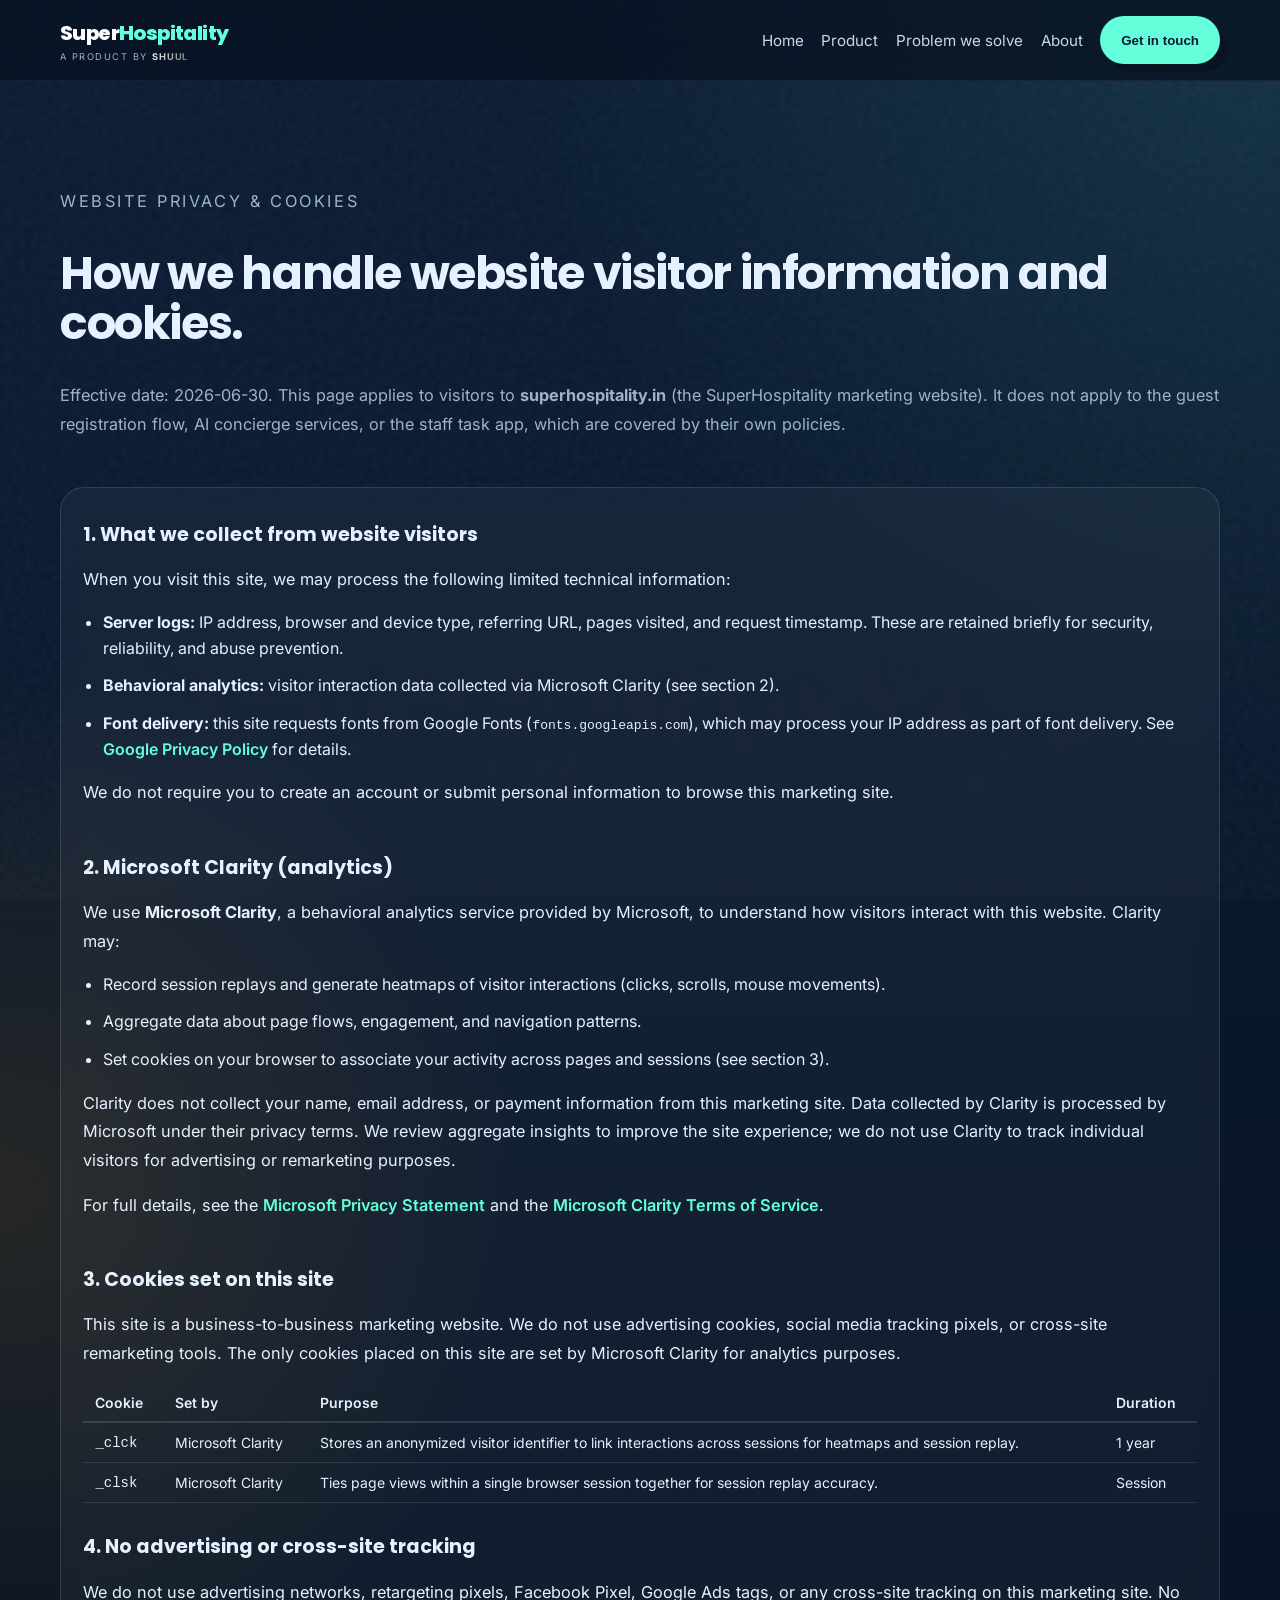
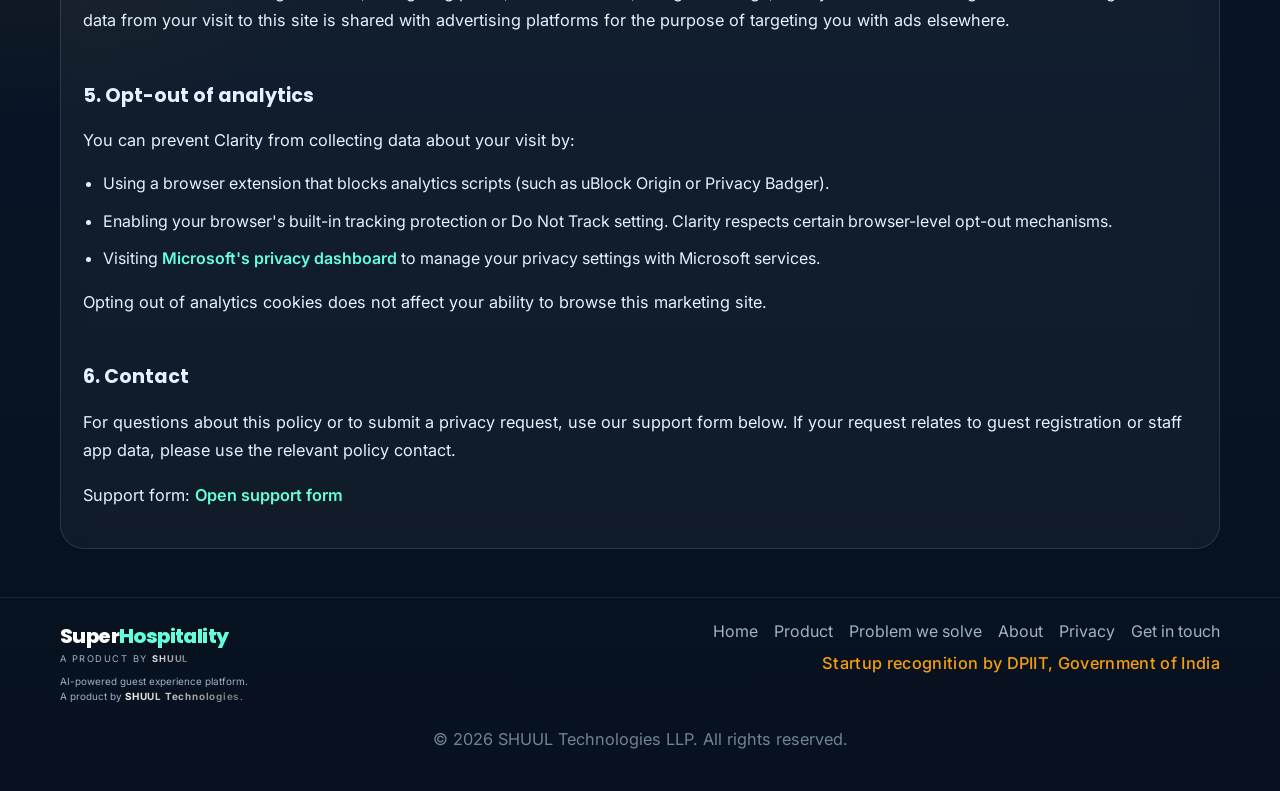
<file: privacy/website/index.html>
<!DOCTYPE html>
<html lang="en">
  <head>
    <meta charset="UTF-8" />
    <meta name="viewport" content="width=device-width, initial-scale=1.0" />
    <title>Website Privacy &amp; Cookies | SuperHospitality</title>
    <meta
      name="description"
      content="How SuperHospitality handles website visitor information and cookies, including our use of Microsoft Clarity for analytics."
    />
    <meta name="robots" content="index,follow" />
    <link rel="icon" type="image/svg+xml" href="/favicon.svg">
    <link rel="preconnect" href="https://fonts.googleapis.com">
    <link rel="preconnect" href="https://fonts.gstatic.com" crossorigin>
    <link href="https://fonts.googleapis.com/css2?family=Inter:wght@400;500;600&family=Poppins:wght@700;800&display=swap" rel="stylesheet">
    <link rel="stylesheet" crossorigin href="/assets/landing-BX92CsZf.css">
  </head>
  <body>
    <div class="site-shell">
      <div class="site-noise" aria-hidden="true"></div>

      <header class="site-header" data-shared-header></header>

      <main>
        <section class="hero-section">
          <div class="container section-stack">
            <div class="section-heading">
              <p class="eyebrow">Website Privacy &amp; Cookies</p>
              <h1 style="font-family:'Poppins',sans-serif; font-size:clamp(2rem,3.6vw,3.2rem); line-height:1.1; letter-spacing:-0.03em; margin:0;">How we handle website visitor information and cookies.</h1>
              <p>
                Effective date: 2026-06-30. This page applies to visitors to <strong>superhospitality.in</strong> (the SuperHospitality marketing website). It does not apply to the guest registration flow, AI concierge services, or the staff task app, which are covered by their own policies.
              </p>
            </div>

            <div class="info-card" style="text-align:left; display:grid; gap:1.25rem;">
              <section>
                <h3>1. What we collect from website visitors</h3>
                <p>When you visit this site, we may process the following limited technical information:</p>
                <ul class="detail-list">
                  <li><strong>Server logs:</strong> IP address, browser and device type, referring URL, pages visited, and request timestamp. These are retained briefly for security, reliability, and abuse prevention.</li>
                  <li><strong>Behavioral analytics:</strong> visitor interaction data collected via Microsoft Clarity (see section 2).</li>
                  <li><strong>Font delivery:</strong> this site requests fonts from Google Fonts (<code>fonts.googleapis.com</code>), which may process your IP address as part of font delivery. See <a class="text-link" href="https://policies.google.com/privacy" target="_blank" rel="noreferrer">Google Privacy Policy</a> for details.</li>
                </ul>
                <p>We do not require you to create an account or submit personal information to browse this marketing site.</p>
              </section>

              <section>
                <h3>2. Microsoft Clarity (analytics)</h3>
                <p>We use <strong>Microsoft Clarity</strong>, a behavioral analytics service provided by Microsoft, to understand how visitors interact with this website. Clarity may:</p>
                <ul class="detail-list">
                  <li>Record session replays and generate heatmaps of visitor interactions (clicks, scrolls, mouse movements).</li>
                  <li>Aggregate data about page flows, engagement, and navigation patterns.</li>
                  <li>Set cookies on your browser to associate your activity across pages and sessions (see section 3).</li>
                </ul>
                <p>Clarity does not collect your name, email address, or payment information from this marketing site. Data collected by Clarity is processed by Microsoft under their privacy terms. We review aggregate insights to improve the site experience; we do not use Clarity to track individual visitors for advertising or remarketing purposes.</p>
                <p>For full details, see the <a class="text-link" href="https://privacy.microsoft.com/en-us/privacystatement" target="_blank" rel="noreferrer">Microsoft Privacy Statement</a> and the <a class="text-link" href="https://clarity.microsoft.com/terms" target="_blank" rel="noreferrer">Microsoft Clarity Terms of Service</a>.</p>
              </section>

              <section>
                <h3>3. Cookies set on this site</h3>
                <p>This site is a business-to-business marketing website. We do not use advertising cookies, social media tracking pixels, or cross-site remarketing tools. The only cookies placed on this site are set by Microsoft Clarity for analytics purposes.</p>
                <div style="overflow-x:auto; margin-top:0.75rem;">
                  <table style="width:100%; border-collapse:collapse; font-size:0.875rem; line-height:1.5;">
                    <thead>
                      <tr style="border-bottom:2px solid var(--border, #e2e8f0);">
                        <th style="text-align:left; padding:0.5rem 0.75rem; font-weight:600;">Cookie</th>
                        <th style="text-align:left; padding:0.5rem 0.75rem; font-weight:600;">Set by</th>
                        <th style="text-align:left; padding:0.5rem 0.75rem; font-weight:600;">Purpose</th>
                        <th style="text-align:left; padding:0.5rem 0.75rem; font-weight:600;">Duration</th>
                      </tr>
                    </thead>
                    <tbody>
                      <tr style="border-bottom:1px solid var(--border, #e2e8f0);">
                        <td style="padding:0.5rem 0.75rem;"><code>_clck</code></td>
                        <td style="padding:0.5rem 0.75rem;">Microsoft Clarity</td>
                        <td style="padding:0.5rem 0.75rem;">Stores an anonymized visitor identifier to link interactions across sessions for heatmaps and session replay.</td>
                        <td style="padding:0.5rem 0.75rem;">1 year</td>
                      </tr>
                      <tr style="border-bottom:1px solid var(--border, #e2e8f0);">
                        <td style="padding:0.5rem 0.75rem;"><code>_clsk</code></td>
                        <td style="padding:0.5rem 0.75rem;">Microsoft Clarity</td>
                        <td style="padding:0.5rem 0.75rem;">Ties page views within a single browser session together for session replay accuracy.</td>
                        <td style="padding:0.5rem 0.75rem;">Session</td>
                      </tr>
                    </tbody>
                  </table>
                </div>
              </section>

              <section>
                <h3>4. No advertising or cross-site tracking</h3>
                <p>We do not use advertising networks, retargeting pixels, Facebook Pixel, Google Ads tags, or any cross-site tracking on this marketing site. No data from your visit to this site is shared with advertising platforms for the purpose of targeting you with ads elsewhere.</p>
              </section>

              <section>
                <h3>5. Opt-out of analytics</h3>
                <p>You can prevent Clarity from collecting data about your visit by:</p>
                <ul class="detail-list">
                  <li>Using a browser extension that blocks analytics scripts (such as uBlock Origin or Privacy Badger).</li>
                  <li>Enabling your browser's built-in tracking protection or Do Not Track setting. Clarity respects certain browser-level opt-out mechanisms.</li>
                  <li>Visiting <a class="text-link" href="https://account.microsoft.com/privacy/" target="_blank" rel="noreferrer">Microsoft's privacy dashboard</a> to manage your privacy settings with Microsoft services.</li>
                </ul>
                <p>Opting out of analytics cookies does not affect your ability to browse this marketing site.</p>
              </section>

              <section>
                <h3>6. Contact</h3>
                <p>For questions about this policy or to submit a privacy request, use our support form below. If your request relates to guest registration or staff app data, please use the relevant policy contact.</p>
                <p>Support form: <a class="text-link" href="https://docs.google.com/forms/d/e/1FAIpQLSdN3MkTpfdav8YpNEvR-FpAgoYlP2b0-Zy10E2yKwzuVn5wVg/viewform?usp=dialog" target="_blank" rel="noreferrer">Open support form</a></p>
              </section>
            </div>
          </div>
        </section>
      </main>

      <footer class="site-footer" data-shared-footer></footer>
    </div>

    <script src="/shared/layout.js"></script>
  </body>
</html>
</file>
<file: assets/landing-BX92CsZf.css>
:root{--navy: #0a192f;--navy-deep: #07111f;--ink: #112240;--paper: #f0f4f8;--cardboard: #d6c0b0;--teal: #64ffda;--gold: #f59e0b;--text: #e6f1ff;--muted: #9fb3c8;--border: rgba(230, 241, 255, .12);--shadow: 0 28px 80px rgba(0, 0, 0, .28)}*{box-sizing:border-box}html{scroll-behavior:smooth}body{margin:0;font-family:Inter,sans-serif;background:var(--navy);color:var(--text);overflow-x:hidden}a{color:inherit;text-decoration:none}img{display:block;max-width:100%}.site-shell{position:relative;min-height:100vh;background:radial-gradient(circle at top right,rgba(100,255,218,.1),transparent 28%),radial-gradient(circle at left center,rgba(245,158,11,.12),transparent 30%),linear-gradient(180deg,#0b1c35,#07111f)}.site-noise{position:fixed;inset:0;pointer-events:none;opacity:.05;z-index:0;background-image:url("data:image/svg+xml,%3Csvg viewBox='0 0 200 200' xmlns='http://www.w3.org/2000/svg'%3E%3Cfilter id='noiseFilter'%3E%3CfeTurbulence type='fractalNoise' baseFrequency='0.65' numOctaves='3' stitchTiles='stitch'/%3E%3C/filter%3E%3Crect width='100%25' height='100%25' filter='url(%23noiseFilter)'/%3E%3C/svg%3E")}.container{position:relative;z-index:1;width:min(1160px,calc(100vw - 2rem));margin:0 auto}.site-header{position:sticky;top:0;z-index:10;padding:1rem 0;-webkit-backdrop-filter:blur(18px);backdrop-filter:blur(18px);background:#07111fb8;border-bottom:1px solid rgba(230,241,255,.06)}.nav-row{display:flex;align-items:center;justify-content:space-between;gap:1rem;flex-wrap:wrap}.footer-row{display:flex;align-items:center;justify-content:space-between;gap:1rem}.brand-lockup{display:flex;flex-direction:column;gap:.15rem}.brand-mark{font-family:Poppins,sans-serif;font-size:1.25rem;font-weight:800;letter-spacing:-.03em;color:#fff}.brand-mark-green{color:#25d366}.brand-mark-teal{color:var(--teal)}.shuul-silver{background:linear-gradient(135deg,#fff,#b3b3b3,#666);-webkit-background-clip:text;-webkit-text-fill-color:transparent;background-clip:text;font-weight:700;letter-spacing:.08em}.nav-hamburger{display:none;flex-direction:column;justify-content:center;gap:5px;width:2.4rem;height:2.4rem;padding:0;border:1px solid var(--border);border-radius:.5rem;background:transparent;cursor:pointer;align-items:center}.nav-hamburger span{display:block;width:18px;height:2px;background:var(--text);border-radius:1px;transition:transform .25s ease,opacity .2s ease}.nav-hamburger.is-open span:nth-child(1){transform:translateY(7px) rotate(45deg)}.nav-hamburger.is-open span:nth-child(2){opacity:0}.nav-hamburger.is-open span:nth-child(3){transform:translateY(-7px) rotate(-45deg)}.brand-meta,.eyebrow,.stat-label,.signal-title,.card-index{text-transform:uppercase;letter-spacing:.16em;font-size:.73rem}.brand-meta{font-size:.58rem;color:var(--muted)}.brand-meta,.signal-strip p,.section-heading p,.section-copy-block p,.site-footer p{color:var(--muted)}.nav-links{display:flex;align-items:center;gap:1.1rem;color:#cad9e8;font-size:.95rem}.nav-links a:hover,.footer-links a:hover,.text-link:hover{color:var(--teal)}.button{display:inline-flex;align-items:center;justify-content:center;min-height:3rem;padding:.85rem 1.25rem;border-radius:999px;border:1px solid transparent;font-weight:600;transition:transform .18s ease,border-color .18s ease,background .18s ease}.button:hover{transform:translateY(-1px)}.button-primary{background:var(--teal);color:var(--navy);box-shadow:8px 8px #00000038}.button-secondary{border-color:#e6f1ff33;color:var(--text);background:#ffffff08}.hero-section{padding:clamp(3.5rem,7vw,6rem) 0 3rem}.hero-grid,.split-section{display:grid;grid-template-columns:minmax(0,1.1fr) minmax(320px,.9fr);gap:clamp(1.5rem,4vw,3rem);align-items:center}.hero-copy h1,.section-heading h2,.section-copy-block h2,.beta-panel h2{margin:0;font-family:Poppins,sans-serif;line-height:1.15;letter-spacing:-.03em}.hero-copy h1{font-size:clamp(1.8rem,3.2vw,2.8rem)}.hero-text,.section-heading p,.section-copy-block p,.beta-panel p,.info-card p,.capability-card p,.deployment-item,.site-footer p{font-size:1.02rem;line-height:1.75}.hero-text{max-width:58ch;margin:1.5rem 0 0}.hero-actions{display:flex;flex-wrap:wrap;gap:1rem;margin:2rem 0 1rem}.hero-note{color:#d9e7f5;font-size:.95rem}.hero-highlights{display:flex;flex-wrap:wrap;gap:.7rem;margin-top:1.6rem}.hero-highlights span,.signal-strip-inner,.info-card,.capability-card,.media-frame,.beta-panel,.deployment-item,.stat-card{border:1px solid var(--border);background:#ffffff0a;-webkit-backdrop-filter:blur(10px);backdrop-filter:blur(10px)}.hero-highlights span{padding:.55rem .85rem;border-radius:999px;color:#dbe7f3;font-size:.9rem}.hero-visual{position:relative}.visual-card{overflow:hidden;border-radius:1.5rem;box-shadow:var(--shadow)}.visual-card-main img,.media-frame img{width:100%;height:auto;object-fit:cover}.stat-card{position:absolute;padding:1rem 1.1rem;border-radius:1.25rem;max-width:15rem;box-shadow:var(--shadow)}.stat-card strong{display:block;margin-top:.35rem;font-size:1rem;line-height:1.4}.stat-card-top{top:1rem;left:-.5rem}.stat-card-bottom{right:-.25rem;bottom:1.5rem}.signal-strip{padding:0 0 1rem}.signal-strip-inner{display:flex;align-items:center;gap:1rem;padding:1rem 1.2rem;border-radius:1.2rem}.signal-strip p{margin:0}.signal-title{color:var(--gold);white-space:nowrap}.content-section{padding:clamp(3rem,6vw,5rem) 0}.section-stack{display:flex;flex-direction:column;gap:2rem}.section-heading,.section-copy-block{display:flex;flex-direction:column;gap:1rem}.section-heading h2,.section-copy-block h2,.beta-panel h2{font-size:clamp(1.5rem,2.5vw,2rem)}.workflow-grid,.capability-grid,.deployment-grid,.tech-grid{display:grid;gap:1rem}.workflow-grid{grid-template-columns:repeat(4,minmax(0,1fr))}.capability-grid{grid-template-columns:repeat(3,minmax(0,1fr))}.deployment-grid{grid-template-columns:repeat(2,minmax(0,1fr))}.tech-grid{grid-template-columns:repeat(4,minmax(0,1fr))}.info-card,.capability-card,.deployment-item,.beta-panel{border-radius:1.5rem;padding:1.4rem}.capability-card{display:flex;flex-direction:column;gap:.9rem}.capability-card .button{margin-top:auto;align-self:flex-start}.support-callout{display:flex;align-items:flex-end;justify-content:space-between;gap:1.1rem}.support-callout h3{margin:.4rem 0 .55rem}.support-callout p{margin:0}.support-callout .button{flex-shrink:0}.card-index{color:var(--teal)}.info-card h3,.capability-card h3,.tech-card h3{margin:.6rem 0 .5rem;font-family:Poppins,sans-serif;font-size:1.2rem}.split-section-reverse{grid-template-columns:minmax(0,1fr) minmax(320px,.95fr)}.media-frame{overflow:hidden;border-radius:2rem;box-shadow:var(--shadow)}.media-frame-dark{background:#112240a3}.media-frame-light{background:#f0f4f814}.detail-list{margin:0;padding-left:1.25rem;color:var(--text);display:grid;gap:.75rem}.detail-list li{line-height:1.6}.text-link{color:var(--teal);font-weight:600}.deployment-grid{margin-top:.6rem}.beta-section{padding-bottom:5.5rem}.beta-panel{display:grid;grid-template-columns:minmax(0,1.3fr) minmax(260px,.7fr);gap:1.5rem;align-items:center;background:linear-gradient(135deg,#64ffda1a,#f59e0b14)}.beta-actions{display:flex;flex-direction:column;gap:.9rem}.site-footer{padding:0 0 2.5rem;border-top:1px solid rgba(230,241,255,.08)}.footer-links{display:flex;flex-wrap:wrap;gap:1rem;color:var(--muted)}.footer-inner{display:flex;align-items:flex-start;justify-content:space-between;gap:2rem;padding-top:1.4rem}.site-footer .footer-brand-copy{font-size:.62rem;line-height:1.45;max-width:28rem}@media(max-width:980px){.nav-row{flex-wrap:wrap}.nav-hamburger{display:flex}.nav-links{display:none;flex-direction:column;width:100%;gap:0;padding:.75rem 0 .5rem;border-top:1px solid var(--border);margin-top:.5rem}.nav-links.is-open{display:flex}.nav-links a,.nav-links .nav-cta{padding:.75rem 0;font-size:1rem;border-bottom:1px solid rgba(230,241,255,.05)}.nav-links .nav-cta{margin-top:.5rem;border-bottom:none}.hero-grid,.split-section,.split-section-reverse,.beta-panel{grid-template-columns:1fr}.footer-inner{flex-direction:column;gap:1.25rem}.workflow-grid,.capability-grid,.deployment-grid,.tech-grid{grid-template-columns:1fr 1fr}.hero-visual{min-height:auto;padding-top:1rem}.stat-card{position:static;margin-top:1rem;max-width:none}}@media(max-width:720px){.workflow-grid,.capability-grid,.deployment-grid,.tech-grid,.beta-panel{grid-template-columns:1fr}.hero-copy h1{max-width:none}.hero-actions,.beta-actions,.button{width:100%}.support-callout{flex-direction:column;align-items:stretch}}.carousel-wrapper{position:relative;overflow:hidden;border-radius:2rem;background:#112240a3;border:1px solid var(--border);aspect-ratio:11 / 6}.carousel-track{display:flex;gap:0;overflow-x:auto;scroll-snap-type:x mandatory;-webkit-overflow-scrolling:touch;scrollbar-width:none;height:100%}.carousel-track::-webkit-scrollbar{display:none}.carousel-slide{flex:0 0 100%;scroll-snap-align:start;overflow:hidden;height:100%}.carousel-slide img{width:100%;height:100%;display:block;object-fit:contain}.tech-card{background:var(--ink);padding:1.4rem;border-radius:1rem;border:1px solid rgba(255,255,255,.05);box-shadow:0 4px 20px #00000026}.tech-icon{width:2.8rem;height:2.8rem;background:#64ffda1a;color:var(--teal);border-radius:.6rem;display:flex;align-items:center;justify-content:center;margin-bottom:.8rem}.tech-card h3{font-size:1rem}.tech-card p{margin:0;color:var(--muted);font-size:.92rem;line-height:1.6}.text-teal{color:var(--teal)}.integration-block{text-align:center;margin-top:3rem;padding-top:3rem;border-top:1px solid var(--border)}.integration-label{display:inline-flex;align-items:center;gap:.5rem;color:var(--teal);text-transform:uppercase;letter-spacing:.16em;font-size:.73rem;font-weight:600;margin-bottom:.75rem}.integration-block h2{font-family:Poppins,sans-serif;font-size:clamp(1.3rem,2.2vw,1.8rem);line-height:1.2;letter-spacing:-.03em;margin:0 0 2rem}.integration-stack{display:flex;flex-direction:column;align-items:center;max-width:26rem;margin:0 auto 1.5rem}.integration-layer{width:100%;display:flex;align-items:center;justify-content:center;gap:.75rem;padding:1.1rem 1.5rem;border-radius:.75rem;font-weight:600}.integration-layer-top{background:var(--navy);border:2px solid var(--teal);box-shadow:0 10px 40px #00000080;position:relative;z-index:2;margin-bottom:-.5rem}.integration-layer-top strong{display:block;font-size:1rem}.integration-layer-top small{display:block;color:var(--muted);font-size:.78rem;font-weight:400}.sh-badge{background:var(--teal);color:var(--navy);font-family:Poppins,sans-serif;font-weight:800;font-size:.85rem;width:2.4rem;height:2.4rem;border-radius:.5rem;display:flex;align-items:center;justify-content:center;flex-shrink:0}.integration-layer-base{background:#1e293b;border:1px solid #475569;color:var(--muted);position:relative;z-index:1}.integration-note{color:var(--muted);font-size:.92rem;line-height:1.6}.modal-backdrop{position:fixed;inset:0;z-index:100;display:flex;align-items:center;justify-content:center;padding:1rem;background:#07111fcc;-webkit-backdrop-filter:blur(6px);backdrop-filter:blur(6px);opacity:0;pointer-events:none;transition:opacity .2s ease}.modal-backdrop.is-open{opacity:1;pointer-events:auto}.modal-container{width:100%;max-width:52rem;height:85vh;background:var(--paper);border-radius:1.5rem;border:3px solid var(--navy);box-shadow:10px 10px #0006;display:flex;flex-direction:column;overflow:hidden;transform:scale(.95);transition:transform .2s ease}.modal-backdrop.is-open .modal-container{transform:scale(1)}.modal-header{display:flex;align-items:center;justify-content:space-between;padding:1rem 1.25rem;background:var(--navy)}.modal-header h3{margin:0;font-family:Poppins,sans-serif;font-size:1.15rem;font-weight:700;color:#fff}.modal-close{background:none;border:none;color:#94a3b8;font-size:1.6rem;cursor:pointer;line-height:1;padding:.25rem;transition:color .15s ease}.modal-close:hover{color:#fff}.modal-body{flex:1;overflow:hidden}.modal-body iframe{display:block;width:100%;height:100%;border:none}.video-container{position:relative;width:100%;max-width:800px;margin:0 auto;aspect-ratio:16 / 9;border-radius:1.5rem;overflow:hidden;border:1px solid var(--border);box-shadow:var(--shadow);background:var(--ink)}.video-container iframe{position:absolute;inset:0;width:100%;height:100%;border:none}.video-caption{text-align:center;color:var(--muted);font-size:.88rem;margin-top:1rem}.flow-steps{display:flex;align-items:stretch;gap:0;padding-bottom:1rem}.flow-step{flex:1;min-width:200px;display:flex;flex-direction:column;gap:.75rem;padding:1.2rem;border:1px solid var(--border);border-radius:1.5rem;background:#ffffff0a;-webkit-backdrop-filter:blur(10px);backdrop-filter:blur(10px);cursor:pointer;transition:border-color .18s ease,transform .18s ease;overflow:visible}.flow-step:hover{border-color:var(--teal);transform:translateY(-2px)}.flow-step-number{color:var(--teal);text-transform:uppercase;letter-spacing:.16em;font-size:.73rem;font-weight:600}.flow-step-screenshot{position:relative;aspect-ratio:16 / 10;border-radius:.75rem;overflow:hidden;background:var(--ink);border:1px solid var(--border)}.flow-step-screenshot img{width:100%;height:100%;object-fit:cover}.flow-step-screenshot-placeholder{position:absolute;inset:0;display:flex;flex-direction:column;align-items:center;justify-content:center;gap:.5rem;color:var(--muted);font-size:.8rem}.flow-step-screenshot img[src=""],.flow-step-screenshot img:not([src]),.flow-step-screenshot img[src*=placeholder]{display:none}.flow-step-screenshot img:not([src=""]):not([src*=placeholder])~.flow-step-screenshot-placeholder{display:none}.flow-step-screenshot-text{display:flex;align-items:center;justify-content:center}.flow-step-text-placeholder{display:flex;flex-direction:column;align-items:center;justify-content:center;gap:.6rem;color:var(--muted);font-size:.78rem;text-align:center;padding:1rem}.flow-step h3{font-family:Poppins,sans-serif;font-size:1.05rem;margin:0}.flow-step p{margin:0;color:var(--muted);font-size:.9rem;line-height:1.6}.flow-connector{display:flex;align-items:center;justify-content:center;flex-shrink:0;padding:0 .25rem;align-self:center;margin-top:-2rem}@media(max-width:980px){.flow-steps{flex-direction:column;gap:.5rem}.flow-connector{transform:rotate(90deg);margin-top:0;padding:.25rem 0}.flow-step{min-width:auto}}.footer-dpiit{margin-top:0;font-size:.58rem;letter-spacing:.02em}.footer-dpiit a{color:var(--gold);font-weight:500;transition:color .15s ease}.footer-dpiit a:hover{color:var(--teal)}.footer-copyright{margin:.75rem auto 0;font-size:.58rem;color:var(--muted);opacity:.7;text-align:center}.footer-right{display:flex;flex-direction:column;align-items:flex-end;gap:.5rem}.footer-right .footer-dpiit{text-align:right}.certificate-modal-container{max-width:60rem;height:auto;max-height:90vh}button.button{cursor:pointer}
</file>
<file: assets/theProblem-BDH3XFOD.css>
@layer properties{@supports (((-webkit-hyphens:none)) and (not (margin-trim:inline))) or ((-moz-orient:inline) and (not (color:rgb(from red r g b)))){*,:before,:after,::backdrop{--tw-translate-x:0;--tw-translate-y:0;--tw-translate-z:0;--tw-scale-x:1;--tw-scale-y:1;--tw-scale-z:1;--tw-rotate-x:initial;--tw-rotate-y:initial;--tw-rotate-z:initial;--tw-skew-x:initial;--tw-skew-y:initial;--tw-space-y-reverse:0;--tw-border-style:solid;--tw-gradient-position:initial;--tw-gradient-from:#0000;--tw-gradient-via:#0000;--tw-gradient-to:#0000;--tw-gradient-stops:initial;--tw-gradient-via-stops:initial;--tw-gradient-from-position:0%;--tw-gradient-via-position:50%;--tw-gradient-to-position:100%;--tw-leading:initial;--tw-font-weight:initial;--tw-tracking:initial;--tw-shadow:0 0 #0000;--tw-shadow-color:initial;--tw-shadow-alpha:100%;--tw-inset-shadow:0 0 #0000;--tw-inset-shadow-color:initial;--tw-inset-shadow-alpha:100%;--tw-ring-color:initial;--tw-ring-shadow:0 0 #0000;--tw-inset-ring-color:initial;--tw-inset-ring-shadow:0 0 #0000;--tw-ring-inset:initial;--tw-ring-offset-width:0px;--tw-ring-offset-color:#fff;--tw-ring-offset-shadow:0 0 #0000;--tw-blur:initial;--tw-brightness:initial;--tw-contrast:initial;--tw-grayscale:initial;--tw-hue-rotate:initial;--tw-invert:initial;--tw-opacity:initial;--tw-saturate:initial;--tw-sepia:initial;--tw-drop-shadow:initial;--tw-drop-shadow-color:initial;--tw-drop-shadow-alpha:100%;--tw-drop-shadow-size:initial;--tw-backdrop-blur:initial;--tw-backdrop-brightness:initial;--tw-backdrop-contrast:initial;--tw-backdrop-grayscale:initial;--tw-backdrop-hue-rotate:initial;--tw-backdrop-invert:initial;--tw-backdrop-opacity:initial;--tw-backdrop-saturate:initial;--tw-backdrop-sepia:initial;--tw-duration:initial}}}@layer theme{:root,:host{--font-sans:"Inter",sans-serif;--font-serif:ui-serif,Georgia,Cambria,"Times New Roman",Times,serif;--font-mono:ui-monospace,SFMono-Regular,Menlo,Monaco,Consolas,"Liberation Mono","Courier New",monospace;--color-red-50:oklch(97.1% .013 17.38);--color-red-100:oklch(93.6% .032 17.717);--color-red-200:oklch(88.5% .062 18.334);--color-red-300:oklch(80.8% .114 19.571);--color-red-400:oklch(70.4% .191 22.216);--color-red-500:oklch(63.7% .237 25.331);--color-red-600:oklch(57.7% .245 27.325);--color-red-700:oklch(50.5% .213 27.518);--color-red-800:oklch(44.4% .177 26.899);--color-red-900:oklch(39.6% .141 25.723);--color-orange-50:oklch(98% .016 73.684);--color-orange-100:oklch(95.4% .038 75.164);--color-orange-200:oklch(90.1% .076 70.697);--color-orange-400:oklch(75% .183 55.934);--color-orange-500:oklch(70.5% .213 47.604);--color-orange-600:oklch(64.6% .222 41.116);--color-orange-800:oklch(47% .157 37.304);--color-orange-900:oklch(40.8% .123 38.172);--color-amber-200:oklch(92.4% .12 95.746);--color-amber-300:oklch(87.9% .169 91.605);--color-amber-400:oklch(82.8% .189 84.429);--color-amber-500:oklch(76.9% .188 70.08);--color-amber-600:oklch(66.6% .179 58.318);--color-amber-900:oklch(41.4% .112 45.904);--color-yellow-200:oklch(94.5% .129 101.54);--color-yellow-300:oklch(90.5% .182 98.111);--color-yellow-400:oklch(85.2% .199 91.936);--color-yellow-500:oklch(79.5% .184 86.047);--color-green-50:oklch(98.2% .018 155.826);--color-green-100:oklch(96.2% .044 156.743);--color-green-200:oklch(92.5% .084 155.995);--color-green-400:oklch(79.2% .209 151.711);--color-green-500:oklch(72.3% .219 149.579);--color-green-600:oklch(62.7% .194 149.214);--color-green-700:oklch(52.7% .154 150.069);--color-green-800:oklch(44.8% .119 151.328);--color-teal-50:oklch(98.4% .014 180.72);--color-teal-100:oklch(95.3% .051 180.801);--color-teal-200:oklch(91% .096 180.426);--color-teal-300:oklch(85.5% .138 181.071);--color-teal-400:oklch(77.7% .152 181.912);--color-teal-500:oklch(70.4% .14 182.503);--color-teal-600:oklch(60% .118 184.704);--color-teal-700:oklch(51.1% .096 186.391);--color-teal-800:oklch(43.7% .078 188.216);--color-teal-900:oklch(38.6% .063 188.416);--color-blue-50:oklch(97% .014 254.604);--color-blue-100:oklch(93.2% .032 255.585);--color-blue-200:oklch(88.2% .059 254.128);--color-blue-300:oklch(80.9% .105 251.813);--color-blue-400:oklch(70.7% .165 254.624);--color-blue-500:oklch(62.3% .214 259.815);--color-blue-600:oklch(54.6% .245 262.881);--color-blue-700:oklch(48.8% .243 264.376);--color-blue-800:oklch(42.4% .199 265.638);--color-indigo-400:oklch(67.3% .182 276.935);--color-indigo-500:oklch(58.5% .233 277.117);--color-purple-400:oklch(71.4% .203 305.504);--color-purple-500:oklch(62.7% .265 303.9);--color-purple-600:oklch(55.8% .288 302.321);--color-rose-200:oklch(89.2% .058 10.001);--color-rose-300:oklch(81% .117 11.638);--color-rose-400:oklch(71.2% .194 13.428);--color-rose-500:oklch(64.5% .246 16.439);--color-rose-600:oklch(58.6% .253 17.585);--color-rose-900:oklch(41% .159 10.272);--color-slate-50:oklch(98.4% .003 247.858);--color-slate-100:oklch(96.8% .007 247.896);--color-slate-200:oklch(92.9% .013 255.508);--color-slate-300:oklch(86.9% .022 252.894);--color-slate-400:oklch(70.4% .04 256.788);--color-slate-500:oklch(55.4% .046 257.417);--color-slate-600:oklch(44.6% .043 257.281);--color-slate-700:oklch(37.2% .044 257.287);--color-slate-800:oklch(27.9% .041 260.031);--color-gray-200:oklch(92.8% .006 264.531);--color-gray-400:oklch(70.7% .022 261.325);--color-gray-500:oklch(55.1% .027 264.364);--color-gray-600:oklch(44.6% .03 256.802);--color-gray-800:oklch(27.8% .033 256.848);--color-gray-900:oklch(21% .034 264.665);--color-black:#000;--color-white:#fff;--spacing:.25rem;--container-sm:24rem;--container-md:28rem;--container-lg:32rem;--container-xl:36rem;--container-2xl:42rem;--container-3xl:48rem;--container-4xl:56rem;--container-5xl:64rem;--container-6xl:72rem;--text-xs:.75rem;--text-xs--line-height:calc(1/.75);--text-sm:.875rem;--text-sm--line-height:calc(1.25/.875);--text-base:1rem;--text-base--line-height: 1.5 ;--text-lg:1.125rem;--text-lg--line-height:calc(1.75/1.125);--text-xl:1.25rem;--text-xl--line-height:calc(1.75/1.25);--text-2xl:1.5rem;--text-2xl--line-height:calc(2/1.5);--text-3xl:1.875rem;--text-3xl--line-height: 1.2 ;--text-4xl:2.25rem;--text-4xl--line-height:calc(2.5/2.25);--text-5xl:3rem;--text-5xl--line-height:1;--text-6xl:3.75rem;--text-6xl--line-height:1;--text-7xl:4.5rem;--text-7xl--line-height:1;--text-8xl:6rem;--text-8xl--line-height:1;--font-weight-light:300;--font-weight-medium:500;--font-weight-semibold:600;--font-weight-bold:700;--font-weight-black:900;--tracking-wider:.05em;--tracking-widest:.1em;--leading-tight:1.25;--leading-snug:1.375;--leading-relaxed:1.625;--radius-sm:.25rem;--radius-md:.375rem;--radius-lg:.5rem;--radius-xl:.75rem;--radius-2xl:1rem;--radius-3xl:1.5rem;--drop-shadow-lg:0 4px 4px #00000026;--drop-shadow-xl:0 9px 7px #0000001a;--drop-shadow-2xl:0 25px 25px #00000026;--animate-ping:ping 1s cubic-bezier(0,0,.2,1)infinite;--animate-pulse:pulse 2s cubic-bezier(.4,0,.6,1)infinite;--animate-bounce:bounce 1s infinite;--blur-sm:8px;--blur-md:12px;--blur-xl:24px;--blur-2xl:40px;--blur-3xl:64px;--aspect-video:16/9;--default-transition-duration:.15s;--default-transition-timing-function:cubic-bezier(.4,0,.2,1);--default-font-family:var(--font-sans);--default-mono-font-family:var(--font-mono);--color-navy:#0a192f;--color-teal:#64ffda;--color-gold:#f59e0b;--color-paper:#f0f4f8;--font-display:"Poppins",sans-serif}}@layer base{*,:after,:before,::backdrop{box-sizing:border-box;border:0 solid;margin:0;padding:0}::file-selector-button{box-sizing:border-box;border:0 solid;margin:0;padding:0}html,:host{-webkit-text-size-adjust:100%;tab-size:4;line-height:1.5;font-family:var(--default-font-family,ui-sans-serif,system-ui,sans-serif,"Apple Color Emoji","Segoe UI Emoji","Segoe UI Symbol","Noto Color Emoji");font-feature-settings:var(--default-font-feature-settings,normal);font-variation-settings:var(--default-font-variation-settings,normal);-webkit-tap-highlight-color:transparent}hr{height:0;color:inherit;border-top-width:1px}abbr:where([title]){-webkit-text-decoration:underline dotted;text-decoration:underline dotted}h1,h2,h3,h4,h5,h6{font-size:inherit;font-weight:inherit}a{color:inherit;-webkit-text-decoration:inherit;text-decoration:inherit}b,strong{font-weight:bolder}code,kbd,samp,pre{font-family:var(--default-mono-font-family,ui-monospace,SFMono-Regular,Menlo,Monaco,Consolas,"Liberation Mono","Courier New",monospace);font-feature-settings:var(--default-mono-font-feature-settings,normal);font-variation-settings:var(--default-mono-font-variation-settings,normal);font-size:1em}small{font-size:80%}sub,sup{vertical-align:baseline;font-size:75%;line-height:0;position:relative}sub{bottom:-.25em}sup{top:-.5em}table{text-indent:0;border-color:inherit;border-collapse:collapse}:-moz-focusring{outline:auto}progress{vertical-align:baseline}summary{display:list-item}ol,ul,menu{list-style:none}img,svg,video,canvas,audio,iframe,embed,object{vertical-align:middle;display:block}img,video{max-width:100%;height:auto}button,input,select,optgroup,textarea{font:inherit;font-feature-settings:inherit;font-variation-settings:inherit;letter-spacing:inherit;color:inherit;opacity:1;background-color:#0000;border-radius:0}::file-selector-button{font:inherit;font-feature-settings:inherit;font-variation-settings:inherit;letter-spacing:inherit;color:inherit;opacity:1;background-color:#0000;border-radius:0}:where(select:is([multiple],[size])) optgroup{font-weight:bolder}:where(select:is([multiple],[size])) optgroup option{padding-inline-start:20px}::file-selector-button{margin-inline-end:4px}::placeholder{opacity:1}@supports (not ((-webkit-appearance:-apple-pay-button))) or (contain-intrinsic-size:1px){::placeholder{color:currentColor}@supports (color:color-mix(in lab,red,red)){::placeholder{color:color-mix(in oklab,currentcolor 50%,transparent)}}}textarea{resize:vertical}::-webkit-search-decoration{-webkit-appearance:none}::-webkit-date-and-time-value{min-height:1lh;text-align:inherit}::-webkit-datetime-edit{display:inline-flex}::-webkit-datetime-edit-fields-wrapper{padding:0}::-webkit-datetime-edit{padding-block:0}::-webkit-datetime-edit-year-field{padding-block:0}::-webkit-datetime-edit-month-field{padding-block:0}::-webkit-datetime-edit-day-field{padding-block:0}::-webkit-datetime-edit-hour-field{padding-block:0}::-webkit-datetime-edit-minute-field{padding-block:0}::-webkit-datetime-edit-second-field{padding-block:0}::-webkit-datetime-edit-millisecond-field{padding-block:0}::-webkit-datetime-edit-meridiem-field{padding-block:0}::-webkit-calendar-picker-indicator{line-height:1}:-moz-ui-invalid{box-shadow:none}button,input:where([type=button],[type=reset],[type=submit]){appearance:button}::file-selector-button{appearance:button}::-webkit-inner-spin-button{height:auto}::-webkit-outer-spin-button{height:auto}[hidden]:where(:not([hidden=until-found])){display:none!important}}@layer components;@layer utilities{.pointer-events-auto{pointer-events:auto}.pointer-events-none{pointer-events:none}.visible{visibility:visible}.absolute{position:absolute}.fixed{position:fixed}.relative{position:relative}.static{position:static}.sticky{position:sticky}.-inset-2{inset:calc(var(--spacing)*-2)}.-inset-8{inset:calc(var(--spacing)*-8)}.-inset-10{inset:calc(var(--spacing)*-10)}.inset-0{inset:calc(var(--spacing)*0)}.inset-4{inset:calc(var(--spacing)*4)}.-inset-x-4{inset-inline:calc(var(--spacing)*-4)}.-inset-y-4{inset-block:calc(var(--spacing)*-4)}.inset-y-0{inset-block:calc(var(--spacing)*0)}.-top-1\.5{top:calc(var(--spacing)*-1.5)}.-top-1\/2{top:-50%}.-top-2{top:calc(var(--spacing)*-2)}.-top-3{top:calc(var(--spacing)*-3)}.-top-4{top:calc(var(--spacing)*-4)}.-top-6{top:calc(var(--spacing)*-6)}.-top-8{top:calc(var(--spacing)*-8)}.-top-10{top:calc(var(--spacing)*-10)}.-top-16{top:calc(var(--spacing)*-16)}.-top-80{top:calc(var(--spacing)*-80)}.top-0{top:calc(var(--spacing)*0)}.top-1{top:calc(var(--spacing)*1)}.top-1\/2{top:50%}.top-2{top:calc(var(--spacing)*2)}.top-4{top:calc(var(--spacing)*4)}.top-8{top:calc(var(--spacing)*8)}.top-10{top:calc(var(--spacing)*10)}.top-12{top:calc(var(--spacing)*12)}.top-14{top:calc(var(--spacing)*14)}.top-28{top:calc(var(--spacing)*28)}.top-64{top:calc(var(--spacing)*64)}.top-\[8\%\]{top:8%}.top-\[15\%\]{top:15%}.top-\[18\%\]{top:18%}.top-\[25\%\]{top:25%}.top-\[25rem\]{top:25rem}.-right-2{right:calc(var(--spacing)*-2)}.-right-4{right:calc(var(--spacing)*-4)}.-right-6{right:calc(var(--spacing)*-6)}.-right-10{right:calc(var(--spacing)*-10)}.right-0{right:calc(var(--spacing)*0)}.right-1{right:calc(var(--spacing)*1)}.right-2{right:calc(var(--spacing)*2)}.right-4{right:calc(var(--spacing)*4)}.right-6{right:calc(var(--spacing)*6)}.right-10{right:calc(var(--spacing)*10)}.right-\[2\%\]{right:2%}.right-\[5\%\]{right:5%}.right-\[10\%\]{right:10%}.right-\[12\%\]{right:12%}.right-\[15\%\]{right:15%}.right-\[25\%\]{right:25%}.right-\[30\%\]{right:30%}.-bottom-1{bottom:calc(var(--spacing)*-1)}.-bottom-2{bottom:calc(var(--spacing)*-2)}.-bottom-3{bottom:calc(var(--spacing)*-3)}.-bottom-4{bottom:calc(var(--spacing)*-4)}.-bottom-5{bottom:calc(var(--spacing)*-5)}.-bottom-6{bottom:calc(var(--spacing)*-6)}.-bottom-8{bottom:calc(var(--spacing)*-8)}.bottom-0{bottom:calc(var(--spacing)*0)}.bottom-4{bottom:calc(var(--spacing)*4)}.bottom-6{bottom:calc(var(--spacing)*6)}.bottom-10{bottom:calc(var(--spacing)*10)}.bottom-16{bottom:calc(var(--spacing)*16)}.bottom-20{bottom:calc(var(--spacing)*20)}.bottom-\[20\%\]{bottom:20%}.bottom-\[28\%\]{bottom:28%}.bottom-\[35\%\]{bottom:35%}.bottom-\[45\%\]{bottom:45%}.bottom-\[50\%\]{bottom:50%}.bottom-\[55\%\]{bottom:55%}.bottom-\[56\%\]{bottom:56%}.bottom-\[58\%\]{bottom:58%}.-left-1\/2{left:-50%}.-left-4{left:calc(var(--spacing)*-4)}.left-0{left:calc(var(--spacing)*0)}.left-1{left:calc(var(--spacing)*1)}.left-1\/2{left:50%}.left-2{left:calc(var(--spacing)*2)}.left-4{left:calc(var(--spacing)*4)}.left-6{left:calc(var(--spacing)*6)}.left-8{left:calc(var(--spacing)*8)}.left-10{left:calc(var(--spacing)*10)}.left-20{left:calc(var(--spacing)*20)}.left-\[2\%\]{left:2%}.left-\[5\%\]{left:5%}.left-\[10\%\]{left:10%}.left-\[12\%\]{left:12%}.left-\[15\%\]{left:15%}.left-\[20\%\]{left:20%}.left-\[25\%\]{left:25%}.left-\[30\%\]{left:30%}.isolate{isolation:isolate}.-z-10{z-index:-10}.-z-20{z-index:-20}.z-0{z-index:0}.z-10{z-index:10}.z-20{z-index:20}.z-30{z-index:30}.z-40{z-index:40}.z-50{z-index:50}.z-\[1\]{z-index:1}.z-\[2\]{z-index:2}.z-\[5\]{z-index:5}.z-\[6\]{z-index:6}.z-\[7\]{z-index:7}.z-\[10\]{z-index:10}.z-\[15\]{z-index:15}.z-\[20\]{z-index:20}.z-\[25\]{z-index:25}.z-\[60\]{z-index:60}.z-\[100\]{z-index:100}.order-1{order:1}.order-2{order:2}.order-3{order:3}.col-span-1{grid-column:span 1/span 1}.col-span-2{grid-column:span 2/span 2}.container{width:100%}@media(min-width:40rem){.container{max-width:40rem}}@media(min-width:48rem){.container{max-width:48rem}}@media(min-width:64rem){.container{max-width:64rem}}@media(min-width:80rem){.container{max-width:80rem}}@media(min-width:96rem){.container{max-width:96rem}}.m-2{margin:calc(var(--spacing)*2)}.mx-4{margin-inline:calc(var(--spacing)*4)}.mx-auto{margin-inline:auto}.my-2{margin-block:calc(var(--spacing)*2)}.-mt-4{margin-top:calc(var(--spacing)*-4)}.mt-0{margin-top:calc(var(--spacing)*0)}.mt-1{margin-top:calc(var(--spacing)*1)}.mt-2{margin-top:calc(var(--spacing)*2)}.mt-3{margin-top:calc(var(--spacing)*3)}.mt-4{margin-top:calc(var(--spacing)*4)}.mt-6{margin-top:calc(var(--spacing)*6)}.mt-8{margin-top:calc(var(--spacing)*8)}.mt-12{margin-top:calc(var(--spacing)*12)}.mt-16{margin-top:calc(var(--spacing)*16)}.mt-auto{margin-top:auto}.mb-1{margin-bottom:calc(var(--spacing)*1)}.mb-2{margin-bottom:calc(var(--spacing)*2)}.mb-3{margin-bottom:calc(var(--spacing)*3)}.mb-4{margin-bottom:calc(var(--spacing)*4)}.mb-6{margin-bottom:calc(var(--spacing)*6)}.mb-8{margin-bottom:calc(var(--spacing)*8)}.mb-12{margin-bottom:calc(var(--spacing)*12)}.mb-16{margin-bottom:calc(var(--spacing)*16)}.mb-20{margin-bottom:calc(var(--spacing)*20)}.mb-24{margin-bottom:calc(var(--spacing)*24)}.ml-0\.5{margin-left:calc(var(--spacing)*.5)}.ml-4{margin-left:calc(var(--spacing)*4)}.block{display:block}.contents{display:contents}.flex{display:flex}.grid{display:grid}.hidden{display:none}.inline-block{display:inline-block}.inline-flex{display:inline-flex}.aspect-video{aspect-ratio:var(--aspect-video)}.h-0{height:calc(var(--spacing)*0)}.h-1{height:calc(var(--spacing)*1)}.h-2{height:calc(var(--spacing)*2)}.h-3{height:calc(var(--spacing)*3)}.h-4{height:calc(var(--spacing)*4)}.h-5{height:calc(var(--spacing)*5)}.h-6{height:calc(var(--spacing)*6)}.h-8{height:calc(var(--spacing)*8)}.h-10{height:calc(var(--spacing)*10)}.h-12{height:calc(var(--spacing)*12)}.h-14{height:calc(var(--spacing)*14)}.h-16{height:calc(var(--spacing)*16)}.h-20{height:calc(var(--spacing)*20)}.h-24{height:calc(var(--spacing)*24)}.h-28{height:calc(var(--spacing)*28)}.h-32{height:calc(var(--spacing)*32)}.h-40{height:calc(var(--spacing)*40)}.h-48{height:calc(var(--spacing)*48)}.h-64{height:calc(var(--spacing)*64)}.h-80{height:calc(var(--spacing)*80)}.h-96{height:calc(var(--spacing)*96)}.h-\[40\%\]{height:40%}.h-\[45\%\]{height:45%}.h-\[60\%\]{height:60%}.h-\[60vh\]{height:60vh}.h-\[70vh\]{height:70vh}.h-\[85vh\]{height:85vh}.h-\[100vw\]{height:100vw}.h-\[140px\]{height:140px}.h-\[200px\]{height:200px}.h-\[250px\]{height:250px}.h-\[300px\]{height:300px}.h-\[400px\]{height:400px}.h-\[400vh\]{height:400vh}.h-\[500px\]{height:500px}.h-\[600vh\]{height:600vh}.h-\[800vh\]{height:800vh}.h-\[1000vh\]{height:1000vh}.h-\[Nvh\]{height:Nvh}.h-auto{height:auto}.h-full{height:100%}.h-px{height:1px}.h-screen{height:100vh}.min-h-\[120px\]{min-height:120px}.min-h-\[500px\]{min-height:500px}.min-h-screen{min-height:100vh}.w-0{width:calc(var(--spacing)*0)}.w-0\.5{width:calc(var(--spacing)*.5)}.w-1{width:calc(var(--spacing)*1)}.w-1\/2{width:50%}.w-2{width:calc(var(--spacing)*2)}.w-3{width:calc(var(--spacing)*3)}.w-3\/4{width:75%}.w-4{width:calc(var(--spacing)*4)}.w-5{width:calc(var(--spacing)*5)}.w-5\/6{width:83.3333%}.w-6{width:calc(var(--spacing)*6)}.w-8{width:calc(var(--spacing)*8)}.w-10{width:calc(var(--spacing)*10)}.w-12{width:calc(var(--spacing)*12)}.w-14{width:calc(var(--spacing)*14)}.w-16{width:calc(var(--spacing)*16)}.w-20{width:calc(var(--spacing)*20)}.w-24{width:calc(var(--spacing)*24)}.w-28{width:calc(var(--spacing)*28)}.w-32{width:calc(var(--spacing)*32)}.w-40{width:calc(var(--spacing)*40)}.w-64{width:calc(var(--spacing)*64)}.w-96{width:calc(var(--spacing)*96)}.w-\[8\%\]{width:8%}.w-\[15\%\]{width:15%}.w-\[25\%\]{width:25%}.w-\[40\%\]{width:40%}.w-\[50\%\]{width:50%}.w-\[60\%\]{width:60%}.w-\[80\%\]{width:80%}.w-\[85\%\]{width:85%}.w-\[90\%\]{width:90%}.w-\[95\%\]{width:95%}.w-\[100vw\]{width:100vw}.w-\[180px\]{width:180px}.w-\[200px\]{width:200px}.w-\[240px\]{width:240px}.w-\[260px\]{width:260px}.w-\[280px\]{width:280px}.w-\[600vw\]{width:600vw}.w-\[700vw\]{width:700vw}.w-full{width:100%}.w-px{width:1px}.max-w-2xl{max-width:var(--container-2xl)}.max-w-3xl{max-width:var(--container-3xl)}.max-w-4xl{max-width:var(--container-4xl)}.max-w-5xl{max-width:var(--container-5xl)}.max-w-6xl{max-width:var(--container-6xl)}.max-w-\[80\%\]{max-width:80%}.max-w-\[80px\]{max-width:80px}.max-w-\[85\%\]{max-width:85%}.max-w-\[95vw\]{max-width:95vw}.max-w-\[150px\]{max-width:150px}.max-w-\[280px\]{max-width:280px}.max-w-\[300px\]{max-width:300px}.max-w-\[320px\]{max-width:320px}.max-w-\[400px\]{max-width:400px}.max-w-\[900px\]{max-width:900px}.max-w-lg{max-width:var(--container-lg)}.max-w-md{max-width:var(--container-md)}.max-w-sm{max-width:var(--container-sm)}.max-w-xl{max-width:var(--container-xl)}.flex-1{flex:1}.flex-shrink-0,.shrink-0{flex-shrink:0}.origin-center{transform-origin:50%}.origin-left{transform-origin:0}.-translate-x-1\/2{--tw-translate-x: -50% ;translate:var(--tw-translate-x)var(--tw-translate-y)}.-translate-y-1\/2{--tw-translate-y: -50% ;translate:var(--tw-translate-x)var(--tw-translate-y)}.translate-y-1\/2{--tw-translate-y: 50% ;translate:var(--tw-translate-x)var(--tw-translate-y)}.translate-y-2{--tw-translate-y:calc(var(--spacing)*2);translate:var(--tw-translate-x)var(--tw-translate-y)}.translate-y-4{--tw-translate-y:calc(var(--spacing)*4);translate:var(--tw-translate-x)var(--tw-translate-y)}.scale-75{--tw-scale-x:75%;--tw-scale-y:75%;--tw-scale-z:75%;scale:var(--tw-scale-x)var(--tw-scale-y)}.scale-90{--tw-scale-x:90%;--tw-scale-y:90%;--tw-scale-z:90%;scale:var(--tw-scale-x)var(--tw-scale-y)}.scale-95{--tw-scale-x:95%;--tw-scale-y:95%;--tw-scale-z:95%;scale:var(--tw-scale-x)var(--tw-scale-y)}.scale-105{--tw-scale-x:105%;--tw-scale-y:105%;--tw-scale-z:105%;scale:var(--tw-scale-x)var(--tw-scale-y)}.rotate-1{rotate:1deg}.rotate-\[135deg\]{rotate:135deg}.transform{transform:var(--tw-rotate-x,)var(--tw-rotate-y,)var(--tw-rotate-z,)var(--tw-skew-x,)var(--tw-skew-y,)}.animate-bounce{animation:var(--animate-bounce)}.animate-ping{animation:var(--animate-ping)}.animate-pulse{animation:var(--animate-pulse)}.cursor-pointer{cursor:pointer}.appearance-none{appearance:none}.grid-cols-2{grid-template-columns:repeat(2,minmax(0,1fr))}.grid-cols-3{grid-template-columns:repeat(3,minmax(0,1fr))}.grid-cols-5{grid-template-columns:repeat(5,minmax(0,1fr))}.flex-col{flex-direction:column}.flex-row{flex-direction:row}.items-baseline{align-items:baseline}.items-center{align-items:center}.items-end{align-items:flex-end}.items-start{align-items:flex-start}.justify-around{justify-content:space-around}.justify-between{justify-content:space-between}.justify-center{justify-content:center}.justify-end{justify-content:flex-end}.justify-evenly{justify-content:space-evenly}.justify-start{justify-content:flex-start}.gap-0{gap:calc(var(--spacing)*0)}.gap-1{gap:calc(var(--spacing)*1)}.gap-1\.5{gap:calc(var(--spacing)*1.5)}.gap-2{gap:calc(var(--spacing)*2)}.gap-3{gap:calc(var(--spacing)*3)}.gap-4{gap:calc(var(--spacing)*4)}.gap-6{gap:calc(var(--spacing)*6)}.gap-8{gap:calc(var(--spacing)*8)}.gap-12{gap:calc(var(--spacing)*12)}:where(.space-y-2>:not(:last-child)){--tw-space-y-reverse:0;margin-block-start:calc(calc(var(--spacing)*2)*var(--tw-space-y-reverse));margin-block-end:calc(calc(var(--spacing)*2)*calc(1 - var(--tw-space-y-reverse)))}:where(.space-y-3>:not(:last-child)){--tw-space-y-reverse:0;margin-block-start:calc(calc(var(--spacing)*3)*var(--tw-space-y-reverse));margin-block-end:calc(calc(var(--spacing)*3)*calc(1 - var(--tw-space-y-reverse)))}:where(.space-y-6>:not(:last-child)){--tw-space-y-reverse:0;margin-block-start:calc(calc(var(--spacing)*6)*var(--tw-space-y-reverse));margin-block-end:calc(calc(var(--spacing)*6)*calc(1 - var(--tw-space-y-reverse)))}:where(.space-y-8>:not(:last-child)){--tw-space-y-reverse:0;margin-block-start:calc(calc(var(--spacing)*8)*var(--tw-space-y-reverse));margin-block-end:calc(calc(var(--spacing)*8)*calc(1 - var(--tw-space-y-reverse)))}.truncate{text-overflow:ellipsis;white-space:nowrap;overflow:hidden}.overflow-clip{overflow:clip}.overflow-hidden{overflow:hidden}.overflow-visible{overflow:visible}.overflow-y-auto{overflow-y:auto}.rounded{border-radius:.25rem}.rounded-2xl{border-radius:var(--radius-2xl)}.rounded-3xl{border-radius:var(--radius-3xl)}.rounded-\[1\.5rem\]{border-radius:1.5rem}.rounded-\[1\.8rem\]{border-radius:1.8rem}.rounded-\[2\.5rem\]{border-radius:2.5rem}.rounded-\[2rem\]{border-radius:2rem}.rounded-full{border-radius:3.40282e38px}.rounded-lg{border-radius:var(--radius-lg)}.rounded-md{border-radius:var(--radius-md)}.rounded-sm{border-radius:var(--radius-sm)}.rounded-xl{border-radius:var(--radius-xl)}.rounded-t{border-top-left-radius:.25rem;border-top-right-radius:.25rem}.rounded-t-full{border-top-left-radius:3.40282e38px;border-top-right-radius:3.40282e38px}.rounded-t-lg{border-top-left-radius:var(--radius-lg);border-top-right-radius:var(--radius-lg)}.rounded-tl-none{border-top-left-radius:0}.rounded-b{border-bottom-right-radius:.25rem;border-bottom-left-radius:.25rem}.rounded-b-sm{border-bottom-right-radius:var(--radius-sm);border-bottom-left-radius:var(--radius-sm)}.rounded-br-none{border-bottom-right-radius:0}.rounded-bl-none{border-bottom-left-radius:0}.border{border-style:var(--tw-border-style);border-width:1px}.border-2{border-style:var(--tw-border-style);border-width:2px}.border-4{border-style:var(--tw-border-style);border-width:4px}.border-\[6px\]{border-style:var(--tw-border-style);border-width:6px}.border-\[20px\]{border-style:var(--tw-border-style);border-width:20px}.border-x{border-inline-style:var(--tw-border-style);border-inline-width:1px}.border-x-2{border-inline-style:var(--tw-border-style);border-inline-width:2px}.border-t{border-top-style:var(--tw-border-style);border-top-width:1px}.border-t-2{border-top-style:var(--tw-border-style);border-top-width:2px}.border-t-4{border-top-style:var(--tw-border-style);border-top-width:4px}.border-t-\[3px\]{border-top-style:var(--tw-border-style);border-top-width:3px}.border-r-2{border-right-style:var(--tw-border-style);border-right-width:2px}.border-b{border-bottom-style:var(--tw-border-style);border-bottom-width:1px}.border-b-2{border-bottom-style:var(--tw-border-style);border-bottom-width:2px}.border-b-\[3px\]{border-bottom-style:var(--tw-border-style);border-bottom-width:3px}.border-l-2{border-left-style:var(--tw-border-style);border-left-width:2px}.border-l-4{border-left-style:var(--tw-border-style);border-left-width:4px}.border-l-\[6px\]{border-left-style:var(--tw-border-style);border-left-width:6px}.border-dashed{--tw-border-style:dashed;border-style:dashed}.border-\[\#25D366\]{border-color:#25d366}.border-\[\#444\]{border-color:#444}.border-\[\#d4af37\]\/20{border-color:#d4af3733}.border-\[\#d4af37\]\/30{border-color:#d4af374d}.border-\[\#d4af37\]\/40{border-color:#d4af3766}.border-\[\#d4af37\]\/50{border-color:#d4af3780}.border-amber-400\/30{border-color:#fcbb004d}@supports (color:color-mix(in lab,red,red)){.border-amber-400\/30{border-color:color-mix(in oklab,var(--color-amber-400)30%,transparent)}}.border-black\/5{border-color:#0000000d}@supports (color:color-mix(in lab,red,red)){.border-black\/5{border-color:color-mix(in oklab,var(--color-black)5%,transparent)}}.border-blue-200{border-color:var(--color-blue-200)}.border-blue-500{border-color:var(--color-blue-500)}.border-gray-200{border-color:var(--color-gray-200)}.border-gray-800{border-color:var(--color-gray-800)}.border-green-200{border-color:var(--color-green-200)}.border-green-400{border-color:var(--color-green-400)}.border-green-500{border-color:var(--color-green-500)}.border-indigo-500{border-color:var(--color-indigo-500)}.border-navy{border-color:var(--color-navy)}.border-navy\/10{border-color:#0a192f1a}@supports (color:color-mix(in lab,red,red)){.border-navy\/10{border-color:color-mix(in oklab,var(--color-navy)10%,transparent)}}.border-orange-200{border-color:var(--color-orange-200)}.border-orange-500{border-color:var(--color-orange-500)}.border-red-100{border-color:var(--color-red-100)}.border-red-200{border-color:var(--color-red-200)}.border-red-400\/30{border-color:#ff65684d}@supports (color:color-mix(in lab,red,red)){.border-red-400\/30{border-color:color-mix(in oklab,var(--color-red-400)30%,transparent)}}.border-red-500{border-color:var(--color-red-500)}.border-red-500\/20{border-color:#fb2c3633}@supports (color:color-mix(in lab,red,red)){.border-red-500\/20{border-color:color-mix(in oklab,var(--color-red-500)20%,transparent)}}.border-red-500\/30{border-color:#fb2c364d}@supports (color:color-mix(in lab,red,red)){.border-red-500\/30{border-color:color-mix(in oklab,var(--color-red-500)30%,transparent)}}.border-red-500\/50{border-color:#fb2c3680}@supports (color:color-mix(in lab,red,red)){.border-red-500\/50{border-color:color-mix(in oklab,var(--color-red-500)50%,transparent)}}.border-rose-400\/30{border-color:#ff667f4d}@supports (color:color-mix(in lab,red,red)){.border-rose-400\/30{border-color:color-mix(in oklab,var(--color-rose-400)30%,transparent)}}.border-slate-50{border-color:var(--color-slate-50)}.border-slate-100{border-color:var(--color-slate-100)}.border-slate-200{border-color:var(--color-slate-200)}.border-slate-300{border-color:var(--color-slate-300)}.border-slate-500{border-color:var(--color-slate-500)}.border-slate-600{border-color:var(--color-slate-600)}.border-slate-700{border-color:var(--color-slate-700)}.border-teal{border-color:var(--color-teal)}.border-teal-200{border-color:var(--color-teal-200)}.border-teal-400{border-color:var(--color-teal-400)}.border-teal-500{border-color:var(--color-teal-500)}.border-teal-500\/50{border-color:#00baa780}@supports (color:color-mix(in lab,red,red)){.border-teal-500\/50{border-color:color-mix(in oklab,var(--color-teal-500)50%,transparent)}}.border-teal-900{border-color:var(--color-teal-900)}.border-teal\/10{border-color:#64ffda1a}@supports (color:color-mix(in lab,red,red)){.border-teal\/10{border-color:color-mix(in oklab,var(--color-teal)10%,transparent)}}.border-teal\/20{border-color:#64ffda33}@supports (color:color-mix(in lab,red,red)){.border-teal\/20{border-color:color-mix(in oklab,var(--color-teal)20%,transparent)}}.border-teal\/30{border-color:#64ffda4d}@supports (color:color-mix(in lab,red,red)){.border-teal\/30{border-color:color-mix(in oklab,var(--color-teal)30%,transparent)}}.border-white{border-color:var(--color-white)}.border-white\/5{border-color:#ffffff0d}@supports (color:color-mix(in lab,red,red)){.border-white\/5{border-color:color-mix(in oklab,var(--color-white)5%,transparent)}}.border-white\/10{border-color:#ffffff1a}@supports (color:color-mix(in lab,red,red)){.border-white\/10{border-color:color-mix(in oklab,var(--color-white)10%,transparent)}}.border-white\/15{border-color:#ffffff26}@supports (color:color-mix(in lab,red,red)){.border-white\/15{border-color:color-mix(in oklab,var(--color-white)15%,transparent)}}.border-white\/20{border-color:#fff3}@supports (color:color-mix(in lab,red,red)){.border-white\/20{border-color:color-mix(in oklab,var(--color-white)20%,transparent)}}.border-white\/30{border-color:#ffffff4d}@supports (color:color-mix(in lab,red,red)){.border-white\/30{border-color:color-mix(in oklab,var(--color-white)30%,transparent)}}.border-yellow-400{border-color:var(--color-yellow-400)}.border-t-transparent{border-top-color:#0000}.border-b-transparent{border-bottom-color:#0000}.border-l-teal-600{border-left-color:var(--color-teal-600)}.bg-\[\#0F766E\]{background-color:#0f766e}.bg-\[\#1a1a2a\]{background-color:#1a1a2a}.bg-\[\#1a1a2a\]\/80{background-color:#1a1a2acc}.bg-\[\#2d5a2d\]{background-color:#2d5a2d}.bg-\[\#3d6a3d\]{background-color:#3d6a3d}.bg-\[\#8B4513\]{background-color:#8b4513}.bg-\[\#25D366\]{background-color:#25d366}.bg-\[\#075E54\]{background-color:#075e54}.bg-\[\#111\]{background-color:#111}.bg-\[\#121b22\]{background-color:#121b22}.bg-\[\#020617\]{background-color:#020617}.bg-\[\#112240\]{background-color:#112240}.bg-\[\#D8D8C8\]{background-color:#d8d8c8}.bg-\[\#DCF8C6\]{background-color:#dcf8c6}.bg-\[\#E5DDD5\]{background-color:#e5ddd5}.bg-\[\#F0F4F8\]{background-color:#f0f4f8}.bg-\[\#F5F5DC\]\/20{background-color:#f5f5dc33}.bg-\[\#d4af37\]{background-color:#d4af37}.bg-\[\#d4af37\]\/50{background-color:#d4af3780}.bg-amber-200{background-color:var(--color-amber-200)}.bg-amber-300\/30{background-color:#ffd2364d}@supports (color:color-mix(in lab,red,red)){.bg-amber-300\/30{background-color:color-mix(in oklab,var(--color-amber-300)30%,transparent)}}.bg-amber-400\/10{background-color:#fcbb001a}@supports (color:color-mix(in lab,red,red)){.bg-amber-400\/10{background-color:color-mix(in oklab,var(--color-amber-400)10%,transparent)}}.bg-amber-400\/60{background-color:#fcbb0099}@supports (color:color-mix(in lab,red,red)){.bg-amber-400\/60{background-color:color-mix(in oklab,var(--color-amber-400)60%,transparent)}}.bg-amber-500\/10{background-color:#f99c001a}@supports (color:color-mix(in lab,red,red)){.bg-amber-500\/10{background-color:color-mix(in oklab,var(--color-amber-500)10%,transparent)}}.bg-amber-600{background-color:var(--color-amber-600)}.bg-black{background-color:var(--color-black)}.bg-black\/30{background-color:#0000004d}@supports (color:color-mix(in lab,red,red)){.bg-black\/30{background-color:color-mix(in oklab,var(--color-black)30%,transparent)}}.bg-black\/50{background-color:#00000080}@supports (color:color-mix(in lab,red,red)){.bg-black\/50{background-color:color-mix(in oklab,var(--color-black)50%,transparent)}}.bg-black\/70{background-color:#000000b3}@supports (color:color-mix(in lab,red,red)){.bg-black\/70{background-color:color-mix(in oklab,var(--color-black)70%,transparent)}}.bg-blue-50{background-color:var(--color-blue-50)}.bg-blue-100{background-color:var(--color-blue-100)}.bg-blue-500{background-color:var(--color-blue-500)}.bg-blue-600{background-color:var(--color-blue-600)}.bg-gold{background-color:var(--color-gold)}.bg-gray-200{background-color:var(--color-gray-200)}.bg-gray-400\/30{background-color:#99a1af4d}@supports (color:color-mix(in lab,red,red)){.bg-gray-400\/30{background-color:color-mix(in oklab,var(--color-gray-400)30%,transparent)}}.bg-gray-900{background-color:var(--color-gray-900)}.bg-green-50{background-color:var(--color-green-50)}.bg-green-100{background-color:var(--color-green-100)}.bg-green-500{background-color:var(--color-green-500)}.bg-green-600{background-color:var(--color-green-600)}.bg-navy{background-color:var(--color-navy)}.bg-navy\/10{background-color:#0a192f1a}@supports (color:color-mix(in lab,red,red)){.bg-navy\/10{background-color:color-mix(in oklab,var(--color-navy)10%,transparent)}}.bg-navy\/30{background-color:#0a192f4d}@supports (color:color-mix(in lab,red,red)){.bg-navy\/30{background-color:color-mix(in oklab,var(--color-navy)30%,transparent)}}.bg-navy\/40{background-color:#0a192f66}@supports (color:color-mix(in lab,red,red)){.bg-navy\/40{background-color:color-mix(in oklab,var(--color-navy)40%,transparent)}}.bg-navy\/70{background-color:#0a192fb3}@supports (color:color-mix(in lab,red,red)){.bg-navy\/70{background-color:color-mix(in oklab,var(--color-navy)70%,transparent)}}.bg-navy\/80{background-color:#0a192fcc}@supports (color:color-mix(in lab,red,red)){.bg-navy\/80{background-color:color-mix(in oklab,var(--color-navy)80%,transparent)}}.bg-orange-50{background-color:var(--color-orange-50)}.bg-orange-100{background-color:var(--color-orange-100)}.bg-orange-600{background-color:var(--color-orange-600)}.bg-orange-900\/10{background-color:#7e2a0c1a}@supports (color:color-mix(in lab,red,red)){.bg-orange-900\/10{background-color:color-mix(in oklab,var(--color-orange-900)10%,transparent)}}.bg-paper{background-color:var(--color-paper)}.bg-purple-600{background-color:var(--color-purple-600)}.bg-red-50{background-color:var(--color-red-50)}.bg-red-100{background-color:var(--color-red-100)}.bg-red-500{background-color:var(--color-red-500)}.bg-red-500\/10{background-color:#fb2c361a}@supports (color:color-mix(in lab,red,red)){.bg-red-500\/10{background-color:color-mix(in oklab,var(--color-red-500)10%,transparent)}}.bg-red-600{background-color:var(--color-red-600)}.bg-red-900\/10{background-color:#82181a1a}@supports (color:color-mix(in lab,red,red)){.bg-red-900\/10{background-color:color-mix(in oklab,var(--color-red-900)10%,transparent)}}.bg-rose-500\/10{background-color:#ff23571a}@supports (color:color-mix(in lab,red,red)){.bg-rose-500\/10{background-color:color-mix(in oklab,var(--color-rose-500)10%,transparent)}}.bg-rose-600{background-color:var(--color-rose-600)}.bg-slate-50{background-color:var(--color-slate-50)}.bg-slate-100{background-color:var(--color-slate-100)}.bg-slate-200{background-color:var(--color-slate-200)}.bg-slate-700{background-color:var(--color-slate-700)}.bg-slate-800{background-color:var(--color-slate-800)}.bg-teal{background-color:var(--color-teal)}.bg-teal-50{background-color:var(--color-teal-50)}.bg-teal-400{background-color:var(--color-teal-400)}.bg-teal-500{background-color:var(--color-teal-500)}.bg-teal-600{background-color:var(--color-teal-600)}.bg-teal-800{background-color:var(--color-teal-800)}.bg-teal\/10{background-color:#64ffda1a}@supports (color:color-mix(in lab,red,red)){.bg-teal\/10{background-color:color-mix(in oklab,var(--color-teal)10%,transparent)}}.bg-white{background-color:var(--color-white)}.bg-white\/5{background-color:#ffffff0d}@supports (color:color-mix(in lab,red,red)){.bg-white\/5{background-color:color-mix(in oklab,var(--color-white)5%,transparent)}}.bg-white\/10{background-color:#ffffff1a}@supports (color:color-mix(in lab,red,red)){.bg-white\/10{background-color:color-mix(in oklab,var(--color-white)10%,transparent)}}.bg-white\/20{background-color:#fff3}@supports (color:color-mix(in lab,red,red)){.bg-white\/20{background-color:color-mix(in oklab,var(--color-white)20%,transparent)}}.bg-white\/70{background-color:#ffffffb3}@supports (color:color-mix(in lab,red,red)){.bg-white\/70{background-color:color-mix(in oklab,var(--color-white)70%,transparent)}}.bg-white\/80{background-color:#fffc}@supports (color:color-mix(in lab,red,red)){.bg-white\/80{background-color:color-mix(in oklab,var(--color-white)80%,transparent)}}.bg-white\/90{background-color:#ffffffe6}@supports (color:color-mix(in lab,red,red)){.bg-white\/90{background-color:color-mix(in oklab,var(--color-white)90%,transparent)}}.bg-yellow-200{background-color:var(--color-yellow-200)}.bg-yellow-300\/30{background-color:#ffe02a4d}@supports (color:color-mix(in lab,red,red)){.bg-yellow-300\/30{background-color:color-mix(in oklab,var(--color-yellow-300)30%,transparent)}}.bg-yellow-500{background-color:var(--color-yellow-500)}.bg-gradient-to-b{--tw-gradient-position:to bottom in oklab;background-image:linear-gradient(var(--tw-gradient-stops))}.bg-gradient-to-br{--tw-gradient-position:to bottom right in oklab;background-image:linear-gradient(var(--tw-gradient-stops))}.bg-gradient-to-r{--tw-gradient-position:to right in oklab;background-image:linear-gradient(var(--tw-gradient-stops))}.bg-gradient-to-t{--tw-gradient-position:to top in oklab;background-image:linear-gradient(var(--tw-gradient-stops))}.bg-\[url\(\'https\:\/\/www\.transparenttextures\.com\/patterns\/cubes\.png\'\)\]{background-image:url(https://www.transparenttextures.com/patterns/cubes.png)}.from-\[\#0F0F23\]{--tw-gradient-from:#0f0f23;--tw-gradient-stops:var(--tw-gradient-via-stops,var(--tw-gradient-position),var(--tw-gradient-from)var(--tw-gradient-from-position),var(--tw-gradient-to)var(--tw-gradient-to-position))}.from-\[\#1a1a1a\]{--tw-gradient-from:#1a1a1a;--tw-gradient-stops:var(--tw-gradient-via-stops,var(--tw-gradient-position),var(--tw-gradient-from)var(--tw-gradient-from-position),var(--tw-gradient-to)var(--tw-gradient-to-position))}.from-\[\#1a3a1a\]{--tw-gradient-from:#1a3a1a;--tw-gradient-stops:var(--tw-gradient-via-stops,var(--tw-gradient-position),var(--tw-gradient-from)var(--tw-gradient-from-position),var(--tw-gradient-to)var(--tw-gradient-to-position))}.from-\[\#2a2a2a\]{--tw-gradient-from:#2a2a2a;--tw-gradient-stops:var(--tw-gradient-via-stops,var(--tw-gradient-position),var(--tw-gradient-from)var(--tw-gradient-from-position),var(--tw-gradient-to)var(--tw-gradient-to-position))}.from-\[\#2a2a4a\]{--tw-gradient-from:#2a2a4a;--tw-gradient-stops:var(--tw-gradient-via-stops,var(--tw-gradient-position),var(--tw-gradient-from)var(--tw-gradient-from-position),var(--tw-gradient-to)var(--tw-gradient-to-position))}.from-\[\#3a3a3a\]{--tw-gradient-from:#3a3a3a;--tw-gradient-stops:var(--tw-gradient-via-stops,var(--tw-gradient-position),var(--tw-gradient-from)var(--tw-gradient-from-position),var(--tw-gradient-to)var(--tw-gradient-to-position))}.from-\[\#3a5a3a\]{--tw-gradient-from:#3a5a3a;--tw-gradient-stops:var(--tw-gradient-via-stops,var(--tw-gradient-position),var(--tw-gradient-from)var(--tw-gradient-from-position),var(--tw-gradient-to)var(--tw-gradient-to-position))}.from-\[\#3d5a3d\]{--tw-gradient-from:#3d5a3d;--tw-gradient-stops:var(--tw-gradient-via-stops,var(--tw-gradient-position),var(--tw-gradient-from)var(--tw-gradient-from-position),var(--tw-gradient-to)var(--tw-gradient-to-position))}.from-\[\#4a7c59\]{--tw-gradient-from:#4a7c59;--tw-gradient-stops:var(--tw-gradient-via-stops,var(--tw-gradient-position),var(--tw-gradient-from)var(--tw-gradient-from-position),var(--tw-gradient-to)var(--tw-gradient-to-position))}.from-\[\#4a3728\]{--tw-gradient-from:#4a3728;--tw-gradient-stops:var(--tw-gradient-via-stops,var(--tw-gradient-position),var(--tw-gradient-from)var(--tw-gradient-from-position),var(--tw-gradient-to)var(--tw-gradient-to-position))}.from-\[\#6a6a6a\]{--tw-gradient-from:#6a6a6a;--tw-gradient-stops:var(--tw-gradient-via-stops,var(--tw-gradient-position),var(--tw-gradient-from)var(--tw-gradient-from-position),var(--tw-gradient-to)var(--tw-gradient-to-position))}.from-\[\#8B0000\]{--tw-gradient-from:#8b0000;--tw-gradient-stops:var(--tw-gradient-via-stops,var(--tw-gradient-position),var(--tw-gradient-from)var(--tw-gradient-from-position),var(--tw-gradient-to)var(--tw-gradient-to-position))}.from-\[\#8B7355\]{--tw-gradient-from:#8b7355;--tw-gradient-stops:var(--tw-gradient-via-stops,var(--tw-gradient-position),var(--tw-gradient-from)var(--tw-gradient-from-position),var(--tw-gradient-to)var(--tw-gradient-to-position))}.from-\[\#87CEEB\]{--tw-gradient-from:#87ceeb;--tw-gradient-stops:var(--tw-gradient-via-stops,var(--tw-gradient-position),var(--tw-gradient-from)var(--tw-gradient-from-position),var(--tw-gradient-to)var(--tw-gradient-to-position))}.from-\[\#228B22\]{--tw-gradient-from:#228b22;--tw-gradient-stops:var(--tw-gradient-via-stops,var(--tw-gradient-position),var(--tw-gradient-from)var(--tw-gradient-from-position),var(--tw-gradient-to)var(--tw-gradient-to-position))}.from-\[\#F5F0E6\]{--tw-gradient-from:#f5f0e6;--tw-gradient-stops:var(--tw-gradient-via-stops,var(--tw-gradient-position),var(--tw-gradient-from)var(--tw-gradient-from-position),var(--tw-gradient-to)var(--tw-gradient-to-position))}.from-\[\#F5F5DC\]{--tw-gradient-from:beige;--tw-gradient-stops:var(--tw-gradient-via-stops,var(--tw-gradient-position),var(--tw-gradient-from)var(--tw-gradient-from-position),var(--tw-gradient-to)var(--tw-gradient-to-position))}.from-\[\#FF6B35\]{--tw-gradient-from:#ff6b35;--tw-gradient-stops:var(--tw-gradient-via-stops,var(--tw-gradient-position),var(--tw-gradient-from)var(--tw-gradient-from-position),var(--tw-gradient-to)var(--tw-gradient-to-position))}.from-\[\#d4d4d4\]{--tw-gradient-from:#d4d4d4;--tw-gradient-stops:var(--tw-gradient-via-stops,var(--tw-gradient-position),var(--tw-gradient-from)var(--tw-gradient-from-position),var(--tw-gradient-to)var(--tw-gradient-to-position))}.from-\[\#f5f5f5\]{--tw-gradient-from:#f5f5f5;--tw-gradient-stops:var(--tw-gradient-via-stops,var(--tw-gradient-position),var(--tw-gradient-from)var(--tw-gradient-from-position),var(--tw-gradient-to)var(--tw-gradient-to-position))}.from-amber-200{--tw-gradient-from:var(--color-amber-200);--tw-gradient-stops:var(--tw-gradient-via-stops,var(--tw-gradient-position),var(--tw-gradient-from)var(--tw-gradient-from-position),var(--tw-gradient-to)var(--tw-gradient-to-position))}.from-amber-300\/40{--tw-gradient-from:#ffd23666}@supports (color:color-mix(in lab,red,red)){.from-amber-300\/40{--tw-gradient-from:color-mix(in oklab,var(--color-amber-300)40%,transparent)}}.from-amber-300\/40{--tw-gradient-stops:var(--tw-gradient-via-stops,var(--tw-gradient-position),var(--tw-gradient-from)var(--tw-gradient-from-position),var(--tw-gradient-to)var(--tw-gradient-to-position))}.from-amber-500\/30{--tw-gradient-from:#f99c004d}@supports (color:color-mix(in lab,red,red)){.from-amber-500\/30{--tw-gradient-from:color-mix(in oklab,var(--color-amber-500)30%,transparent)}}.from-amber-500\/30{--tw-gradient-stops:var(--tw-gradient-via-stops,var(--tw-gradient-position),var(--tw-gradient-from)var(--tw-gradient-from-position),var(--tw-gradient-to)var(--tw-gradient-to-position))}.from-black\/5{--tw-gradient-from:#0000000d}@supports (color:color-mix(in lab,red,red)){.from-black\/5{--tw-gradient-from:color-mix(in oklab,var(--color-black)5%,transparent)}}.from-black\/5{--tw-gradient-stops:var(--tw-gradient-via-stops,var(--tw-gradient-position),var(--tw-gradient-from)var(--tw-gradient-from-position),var(--tw-gradient-to)var(--tw-gradient-to-position))}.from-blue-200\/50{--tw-gradient-from:#bedbff80}@supports (color:color-mix(in lab,red,red)){.from-blue-200\/50{--tw-gradient-from:color-mix(in oklab,var(--color-blue-200)50%,transparent)}}.from-blue-200\/50{--tw-gradient-stops:var(--tw-gradient-via-stops,var(--tw-gradient-position),var(--tw-gradient-from)var(--tw-gradient-from-position),var(--tw-gradient-to)var(--tw-gradient-to-position))}.from-blue-300\/60{--tw-gradient-from:#90c5ff99}@supports (color:color-mix(in lab,red,red)){.from-blue-300\/60{--tw-gradient-from:color-mix(in oklab,var(--color-blue-300)60%,transparent)}}.from-blue-300\/60{--tw-gradient-stops:var(--tw-gradient-via-stops,var(--tw-gradient-position),var(--tw-gradient-from)var(--tw-gradient-from-position),var(--tw-gradient-to)var(--tw-gradient-to-position))}.from-blue-400{--tw-gradient-from:var(--color-blue-400);--tw-gradient-stops:var(--tw-gradient-via-stops,var(--tw-gradient-position),var(--tw-gradient-from)var(--tw-gradient-from-position),var(--tw-gradient-to)var(--tw-gradient-to-position))}.from-blue-400\/40{--tw-gradient-from:#54a2ff66}@supports (color:color-mix(in lab,red,red)){.from-blue-400\/40{--tw-gradient-from:color-mix(in oklab,var(--color-blue-400)40%,transparent)}}.from-blue-400\/40{--tw-gradient-stops:var(--tw-gradient-via-stops,var(--tw-gradient-position),var(--tw-gradient-from)var(--tw-gradient-from-position),var(--tw-gradient-to)var(--tw-gradient-to-position))}.from-orange-400{--tw-gradient-from:var(--color-orange-400);--tw-gradient-stops:var(--tw-gradient-via-stops,var(--tw-gradient-position),var(--tw-gradient-from)var(--tw-gradient-from-position),var(--tw-gradient-to)var(--tw-gradient-to-position))}.from-purple-400{--tw-gradient-from:var(--color-purple-400);--tw-gradient-stops:var(--tw-gradient-via-stops,var(--tw-gradient-position),var(--tw-gradient-from)var(--tw-gradient-from-position),var(--tw-gradient-to)var(--tw-gradient-to-position))}.from-red-500\/30{--tw-gradient-from:#fb2c364d}@supports (color:color-mix(in lab,red,red)){.from-red-500\/30{--tw-gradient-from:color-mix(in oklab,var(--color-red-500)30%,transparent)}}.from-red-500\/30{--tw-gradient-stops:var(--tw-gradient-via-stops,var(--tw-gradient-position),var(--tw-gradient-from)var(--tw-gradient-from-position),var(--tw-gradient-to)var(--tw-gradient-to-position))}.from-rose-500\/30{--tw-gradient-from:#ff23574d}@supports (color:color-mix(in lab,red,red)){.from-rose-500\/30{--tw-gradient-from:color-mix(in oklab,var(--color-rose-500)30%,transparent)}}.from-rose-500\/30{--tw-gradient-stops:var(--tw-gradient-via-stops,var(--tw-gradient-position),var(--tw-gradient-from)var(--tw-gradient-from-position),var(--tw-gradient-to)var(--tw-gradient-to-position))}.from-teal-400{--tw-gradient-from:var(--color-teal-400);--tw-gradient-stops:var(--tw-gradient-via-stops,var(--tw-gradient-position),var(--tw-gradient-from)var(--tw-gradient-from-position),var(--tw-gradient-to)var(--tw-gradient-to-position))}.from-transparent{--tw-gradient-from:transparent;--tw-gradient-stops:var(--tw-gradient-via-stops,var(--tw-gradient-position),var(--tw-gradient-from)var(--tw-gradient-from-position),var(--tw-gradient-to)var(--tw-gradient-to-position))}.from-white{--tw-gradient-from:var(--color-white);--tw-gradient-stops:var(--tw-gradient-via-stops,var(--tw-gradient-position),var(--tw-gradient-from)var(--tw-gradient-from-position),var(--tw-gradient-to)var(--tw-gradient-to-position))}.from-white\/10{--tw-gradient-from:#ffffff1a}@supports (color:color-mix(in lab,red,red)){.from-white\/10{--tw-gradient-from:color-mix(in oklab,var(--color-white)10%,transparent)}}.from-white\/10{--tw-gradient-stops:var(--tw-gradient-via-stops,var(--tw-gradient-position),var(--tw-gradient-from)var(--tw-gradient-from-position),var(--tw-gradient-to)var(--tw-gradient-to-position))}.via-\[\#1a1a3e\]{--tw-gradient-via:#1a1a3e;--tw-gradient-via-stops:var(--tw-gradient-position),var(--tw-gradient-from)var(--tw-gradient-from-position),var(--tw-gradient-via)var(--tw-gradient-via-position),var(--tw-gradient-to)var(--tw-gradient-to-position);--tw-gradient-stops:var(--tw-gradient-via-stops)}.via-\[\#2a2a2a\]{--tw-gradient-via:#2a2a2a;--tw-gradient-via-stops:var(--tw-gradient-position),var(--tw-gradient-from)var(--tw-gradient-from-position),var(--tw-gradient-via)var(--tw-gradient-via-position),var(--tw-gradient-to)var(--tw-gradient-to-position);--tw-gradient-stops:var(--tw-gradient-via-stops)}.via-\[\#6b4423\]{--tw-gradient-via:#6b4423;--tw-gradient-via-stops:var(--tw-gradient-position),var(--tw-gradient-from)var(--tw-gradient-from-position),var(--tw-gradient-via)var(--tw-gradient-via-position),var(--tw-gradient-to)var(--tw-gradient-to-position);--tw-gradient-stops:var(--tw-gradient-via-stops)}.via-\[\#98D8E8\]{--tw-gradient-via:#98d8e8;--tw-gradient-via-stops:var(--tw-gradient-position),var(--tw-gradient-from)var(--tw-gradient-from-position),var(--tw-gradient-via)var(--tw-gradient-via-position),var(--tw-gradient-to)var(--tw-gradient-to-position);--tw-gradient-stops:var(--tw-gradient-via-stops)}.via-\[\#F7931E\]{--tw-gradient-via:#f7931e;--tw-gradient-via-stops:var(--tw-gradient-position),var(--tw-gradient-from)var(--tw-gradient-from-position),var(--tw-gradient-via)var(--tw-gradient-via-position),var(--tw-gradient-to)var(--tw-gradient-to-position);--tw-gradient-stops:var(--tw-gradient-via-stops)}.via-\[\#d4af37\]{--tw-gradient-via:#d4af37;--tw-gradient-via-stops:var(--tw-gradient-position),var(--tw-gradient-from)var(--tw-gradient-from-position),var(--tw-gradient-via)var(--tw-gradient-via-position),var(--tw-gradient-to)var(--tw-gradient-to-position);--tw-gradient-stops:var(--tw-gradient-via-stops)}.via-black\/2{--tw-gradient-via:#00000005}@supports (color:color-mix(in lab,red,red)){.via-black\/2{--tw-gradient-via:color-mix(in oklab,var(--color-black)2%,transparent)}}.via-black\/2{--tw-gradient-via-stops:var(--tw-gradient-position),var(--tw-gradient-from)var(--tw-gradient-from-position),var(--tw-gradient-via)var(--tw-gradient-via-position),var(--tw-gradient-to)var(--tw-gradient-to-position);--tw-gradient-stops:var(--tw-gradient-via-stops)}.via-white\/5{--tw-gradient-via:#ffffff0d}@supports (color:color-mix(in lab,red,red)){.via-white\/5{--tw-gradient-via:color-mix(in oklab,var(--color-white)5%,transparent)}}.via-white\/5{--tw-gradient-via-stops:var(--tw-gradient-position),var(--tw-gradient-from)var(--tw-gradient-from-position),var(--tw-gradient-via)var(--tw-gradient-via-position),var(--tw-gradient-to)var(--tw-gradient-to-position);--tw-gradient-stops:var(--tw-gradient-via-stops)}.to-\[\#1a1a1a\]{--tw-gradient-to:#1a1a1a;--tw-gradient-stops:var(--tw-gradient-via-stops,var(--tw-gradient-position),var(--tw-gradient-from)var(--tw-gradient-from-position),var(--tw-gradient-to)var(--tw-gradient-to-position))}.to-\[\#1a1a3a\]{--tw-gradient-to:#1a1a3a;--tw-gradient-stops:var(--tw-gradient-via-stops,var(--tw-gradient-position),var(--tw-gradient-from)var(--tw-gradient-from-position),var(--tw-gradient-to)var(--tw-gradient-to-position))}.to-\[\#2a1a0a\]{--tw-gradient-to:#2a1a0a;--tw-gradient-stops:var(--tw-gradient-via-stops,var(--tw-gradient-position),var(--tw-gradient-from)var(--tw-gradient-from-position),var(--tw-gradient-to)var(--tw-gradient-to-position))}.to-\[\#2a2a2a\]{--tw-gradient-to:#2a2a2a;--tw-gradient-stops:var(--tw-gradient-via-stops,var(--tw-gradient-position),var(--tw-gradient-from)var(--tw-gradient-from-position),var(--tw-gradient-to)var(--tw-gradient-to-position))}.to-\[\#2d2d5a\]{--tw-gradient-to:#2d2d5a;--tw-gradient-stops:var(--tw-gradient-via-stops,var(--tw-gradient-position),var(--tw-gradient-from)var(--tw-gradient-from-position),var(--tw-gradient-to)var(--tw-gradient-to-position))}.to-\[\#2d4a2d\]{--tw-gradient-to:#2d4a2d;--tw-gradient-stops:var(--tw-gradient-via-stops,var(--tw-gradient-position),var(--tw-gradient-from)var(--tw-gradient-from-position),var(--tw-gradient-to)var(--tw-gradient-to-position))}.to-\[\#4a4a4a\]{--tw-gradient-to:#4a4a4a;--tw-gradient-stops:var(--tw-gradient-via-stops,var(--tw-gradient-position),var(--tw-gradient-from)var(--tw-gradient-from-position),var(--tw-gradient-to)var(--tw-gradient-to-position))}.to-\[\#4a6a4a\]{--tw-gradient-to:#4a6a4a;--tw-gradient-stops:var(--tw-gradient-via-stops,var(--tw-gradient-position),var(--tw-gradient-from)var(--tw-gradient-from-position),var(--tw-gradient-to)var(--tw-gradient-to-position))}.to-\[\#4a7a4a\]{--tw-gradient-to:#4a7a4a;--tw-gradient-stops:var(--tw-gradient-via-stops,var(--tw-gradient-position),var(--tw-gradient-from)var(--tw-gradient-from-position),var(--tw-gradient-to)var(--tw-gradient-to-position))}.to-\[\#4a3728\]{--tw-gradient-to:#4a3728;--tw-gradient-stops:var(--tw-gradient-via-stops,var(--tw-gradient-position),var(--tw-gradient-from)var(--tw-gradient-from-position),var(--tw-gradient-to)var(--tw-gradient-to-position))}.to-\[\#5a7a5a\]{--tw-gradient-to:#5a7a5a;--tw-gradient-stops:var(--tw-gradient-via-stops,var(--tw-gradient-position),var(--tw-gradient-from)var(--tw-gradient-from-position),var(--tw-gradient-to)var(--tw-gradient-to-position))}.to-\[\#5c0000\]{--tw-gradient-to:#5c0000;--tw-gradient-stops:var(--tw-gradient-via-stops,var(--tw-gradient-position),var(--tw-gradient-from)var(--tw-gradient-from-position),var(--tw-gradient-to)var(--tw-gradient-to-position))}.to-\[\#6b9b6b\]{--tw-gradient-to:#6b9b6b;--tw-gradient-stops:var(--tw-gradient-via-stops,var(--tw-gradient-position),var(--tw-gradient-from)var(--tw-gradient-from-position),var(--tw-gradient-to)var(--tw-gradient-to-position))}.to-\[\#9a9a9a\]{--tw-gradient-to:#9a9a9a;--tw-gradient-stops:var(--tw-gradient-via-stops,var(--tw-gradient-position),var(--tw-gradient-from)var(--tw-gradient-from-position),var(--tw-gradient-to)var(--tw-gradient-to-position))}.to-\[\#32CD32\]{--tw-gradient-to:#32cd32;--tw-gradient-stops:var(--tw-gradient-via-stops,var(--tw-gradient-position),var(--tw-gradient-from)var(--tw-gradient-from-position),var(--tw-gradient-to)var(--tw-gradient-to-position))}.to-\[\#A08060\]{--tw-gradient-to:#a08060;--tw-gradient-stops:var(--tw-gradient-via-stops,var(--tw-gradient-position),var(--tw-gradient-from)var(--tw-gradient-from-position),var(--tw-gradient-to)var(--tw-gradient-to-position))}.to-\[\#B8E4F0\]{--tw-gradient-to:#b8e4f0;--tw-gradient-stops:var(--tw-gradient-via-stops,var(--tw-gradient-position),var(--tw-gradient-from)var(--tw-gradient-from-position),var(--tw-gradient-to)var(--tw-gradient-to-position))}.to-\[\#E8E0D0\]{--tw-gradient-to:#e8e0d0;--tw-gradient-stops:var(--tw-gradient-via-stops,var(--tw-gradient-position),var(--tw-gradient-from)var(--tw-gradient-from-position),var(--tw-gradient-to)var(--tw-gradient-to-position))}.to-\[\#E8E8D0\]{--tw-gradient-to:#e8e8d0;--tw-gradient-stops:var(--tw-gradient-via-stops,var(--tw-gradient-position),var(--tw-gradient-from)var(--tw-gradient-from-position),var(--tw-gradient-to)var(--tw-gradient-to-position))}.to-\[\#FFD93D\]{--tw-gradient-to:#ffd93d;--tw-gradient-stops:var(--tw-gradient-via-stops,var(--tw-gradient-position),var(--tw-gradient-from)var(--tw-gradient-from-position),var(--tw-gradient-to)var(--tw-gradient-to-position))}.to-\[\#d4d4d4\]{--tw-gradient-to:#d4d4d4;--tw-gradient-stops:var(--tw-gradient-via-stops,var(--tw-gradient-position),var(--tw-gradient-from)var(--tw-gradient-from-position),var(--tw-gradient-to)var(--tw-gradient-to-position))}.to-\[\#f5f5f5\]{--tw-gradient-to:#f5f5f5;--tw-gradient-stops:var(--tw-gradient-via-stops,var(--tw-gradient-position),var(--tw-gradient-from)var(--tw-gradient-from-position),var(--tw-gradient-to)var(--tw-gradient-to-position))}.to-amber-400{--tw-gradient-to:var(--color-amber-400);--tw-gradient-stops:var(--tw-gradient-via-stops,var(--tw-gradient-position),var(--tw-gradient-from)var(--tw-gradient-from-position),var(--tw-gradient-to)var(--tw-gradient-to-position))}.to-amber-900\/30{--tw-gradient-to:#7b33064d}@supports (color:color-mix(in lab,red,red)){.to-amber-900\/30{--tw-gradient-to:color-mix(in oklab,var(--color-amber-900)30%,transparent)}}.to-amber-900\/30{--tw-gradient-stops:var(--tw-gradient-via-stops,var(--tw-gradient-position),var(--tw-gradient-from)var(--tw-gradient-from-position),var(--tw-gradient-to)var(--tw-gradient-to-position))}.to-blue-600{--tw-gradient-to:var(--color-blue-600);--tw-gradient-stops:var(--tw-gradient-via-stops,var(--tw-gradient-position),var(--tw-gradient-from)var(--tw-gradient-from-position),var(--tw-gradient-to)var(--tw-gradient-to-position))}.to-blue-600\/30{--tw-gradient-to:#155dfc4d}@supports (color:color-mix(in lab,red,red)){.to-blue-600\/30{--tw-gradient-to:color-mix(in oklab,var(--color-blue-600)30%,transparent)}}.to-blue-600\/30{--tw-gradient-stops:var(--tw-gradient-via-stops,var(--tw-gradient-position),var(--tw-gradient-from)var(--tw-gradient-from-position),var(--tw-gradient-to)var(--tw-gradient-to-position))}.to-orange-600{--tw-gradient-to:var(--color-orange-600);--tw-gradient-stops:var(--tw-gradient-via-stops,var(--tw-gradient-position),var(--tw-gradient-from)var(--tw-gradient-from-position),var(--tw-gradient-to)var(--tw-gradient-to-position))}.to-purple-600{--tw-gradient-to:var(--color-purple-600);--tw-gradient-stops:var(--tw-gradient-via-stops,var(--tw-gradient-position),var(--tw-gradient-from)var(--tw-gradient-from-position),var(--tw-gradient-to)var(--tw-gradient-to-position))}.to-red-900\/30{--tw-gradient-to:#82181a4d}@supports (color:color-mix(in lab,red,red)){.to-red-900\/30{--tw-gradient-to:color-mix(in oklab,var(--color-red-900)30%,transparent)}}.to-red-900\/30{--tw-gradient-stops:var(--tw-gradient-via-stops,var(--tw-gradient-position),var(--tw-gradient-from)var(--tw-gradient-from-position),var(--tw-gradient-to)var(--tw-gradient-to-position))}.to-rose-900\/30{--tw-gradient-to:#8b08364d}@supports (color:color-mix(in lab,red,red)){.to-rose-900\/30{--tw-gradient-to:color-mix(in oklab,var(--color-rose-900)30%,transparent)}}.to-rose-900\/30{--tw-gradient-stops:var(--tw-gradient-via-stops,var(--tw-gradient-position),var(--tw-gradient-from)var(--tw-gradient-from-position),var(--tw-gradient-to)var(--tw-gradient-to-position))}.to-teal-600{--tw-gradient-to:var(--color-teal-600);--tw-gradient-stops:var(--tw-gradient-via-stops,var(--tw-gradient-position),var(--tw-gradient-from)var(--tw-gradient-from-position),var(--tw-gradient-to)var(--tw-gradient-to-position))}.to-transparent{--tw-gradient-to:transparent;--tw-gradient-stops:var(--tw-gradient-via-stops,var(--tw-gradient-position),var(--tw-gradient-from)var(--tw-gradient-from-position),var(--tw-gradient-to)var(--tw-gradient-to-position))}.fill-blue-400{fill:var(--color-blue-400)}.fill-gold{fill:var(--color-gold)}.fill-white{fill:var(--color-white)}.fill-yellow-400{fill:var(--color-yellow-400)}.object-cover{object-fit:cover}.p-1{padding:calc(var(--spacing)*1)}.p-1\.5{padding:calc(var(--spacing)*1.5)}.p-2{padding:calc(var(--spacing)*2)}.p-3{padding:calc(var(--spacing)*3)}.p-4{padding:calc(var(--spacing)*4)}.p-6{padding:calc(var(--spacing)*6)}.p-8{padding:calc(var(--spacing)*8)}.p-10{padding:calc(var(--spacing)*10)}.px-0{padding-inline:calc(var(--spacing)*0)}.px-1\.5{padding-inline:calc(var(--spacing)*1.5)}.px-2{padding-inline:calc(var(--spacing)*2)}.px-3{padding-inline:calc(var(--spacing)*3)}.px-4{padding-inline:calc(var(--spacing)*4)}.px-6{padding-inline:calc(var(--spacing)*6)}.px-8{padding-inline:calc(var(--spacing)*8)}.py-0\.5{padding-block:calc(var(--spacing)*.5)}.py-1{padding-block:calc(var(--spacing)*1)}.py-1\.5{padding-block:calc(var(--spacing)*1.5)}.py-2{padding-block:calc(var(--spacing)*2)}.py-4{padding-block:calc(var(--spacing)*4)}.py-12{padding-block:calc(var(--spacing)*12)}.py-20{padding-block:calc(var(--spacing)*20)}.py-24{padding-block:calc(var(--spacing)*24)}.pt-3{padding-top:calc(var(--spacing)*3)}.pt-4{padding-top:calc(var(--spacing)*4)}.pt-6{padding-top:calc(var(--spacing)*6)}.pt-8{padding-top:calc(var(--spacing)*8)}.pt-16{padding-top:calc(var(--spacing)*16)}.pt-20{padding-top:calc(var(--spacing)*20)}.pb-2{padding-bottom:calc(var(--spacing)*2)}.pb-4{padding-bottom:calc(var(--spacing)*4)}.pb-10{padding-bottom:calc(var(--spacing)*10)}.pb-20{padding-bottom:calc(var(--spacing)*20)}.pb-24{padding-bottom:calc(var(--spacing)*24)}.text-center{text-align:center}.text-left{text-align:left}.text-right{text-align:right}.font-display{font-family:var(--font-display)}.font-mono{font-family:var(--font-mono)}.font-serif{font-family:var(--font-serif)}.text-2xl{font-size:var(--text-2xl);line-height:var(--tw-leading,var(--text-2xl--line-height))}.text-3xl{font-size:var(--text-3xl);line-height:var(--tw-leading,var(--text-3xl--line-height))}.text-4xl{font-size:var(--text-4xl);line-height:var(--tw-leading,var(--text-4xl--line-height))}.text-5xl{font-size:var(--text-5xl);line-height:var(--tw-leading,var(--text-5xl--line-height))}.text-base{font-size:var(--text-base);line-height:var(--tw-leading,var(--text-base--line-height))}.text-lg{font-size:var(--text-lg);line-height:var(--tw-leading,var(--text-lg--line-height))}.text-sm{font-size:var(--text-sm);line-height:var(--tw-leading,var(--text-sm--line-height))}.text-xl{font-size:var(--text-xl);line-height:var(--tw-leading,var(--text-xl--line-height))}.text-xs{font-size:var(--text-xs);line-height:var(--tw-leading,var(--text-xs--line-height))}.text-\[8px\]{font-size:8px}.text-\[9px\]{font-size:9px}.text-\[10px\]{font-size:10px}.leading-\[1\.1\]{--tw-leading:1.1;line-height:1.1}.leading-none{--tw-leading:1;line-height:1}.leading-relaxed{--tw-leading:var(--leading-relaxed);line-height:var(--leading-relaxed)}.leading-snug{--tw-leading:var(--leading-snug);line-height:var(--leading-snug)}.leading-tight{--tw-leading:var(--leading-tight);line-height:var(--leading-tight)}.font-black{--tw-font-weight:var(--font-weight-black);font-weight:var(--font-weight-black)}.font-bold{--tw-font-weight:var(--font-weight-bold);font-weight:var(--font-weight-bold)}.font-light{--tw-font-weight:var(--font-weight-light);font-weight:var(--font-weight-light)}.font-medium{--tw-font-weight:var(--font-weight-medium);font-weight:var(--font-weight-medium)}.font-semibold{--tw-font-weight:var(--font-weight-semibold);font-weight:var(--font-weight-semibold)}.tracking-\[0\.2em\]{--tw-tracking:.2em;letter-spacing:.2em}.tracking-\[0\.3em\]{--tw-tracking:.3em;letter-spacing:.3em}.tracking-\[0\.18em\]{--tw-tracking:.18em;letter-spacing:.18em}.tracking-wider{--tw-tracking:var(--tracking-wider);letter-spacing:var(--tracking-wider)}.tracking-widest{--tw-tracking:var(--tracking-widest);letter-spacing:var(--tracking-widest)}.whitespace-nowrap{white-space:nowrap}.text-\[\#1a1a2a\]{color:#1a1a2a}.text-\[\#25D366\]{color:#25d366}.text-\[\#d4af37\]{color:#d4af37}.text-amber-200{color:var(--color-amber-200)}.text-amber-300\/70{color:#ffd236b3}@supports (color:color-mix(in lab,red,red)){.text-amber-300\/70{color:color-mix(in oklab,var(--color-amber-300)70%,transparent)}}.text-amber-400{color:var(--color-amber-400)}.text-blue-400{color:var(--color-blue-400)}.text-blue-500{color:var(--color-blue-500)}.text-blue-600{color:var(--color-blue-600)}.text-blue-700{color:var(--color-blue-700)}.text-blue-800{color:var(--color-blue-800)}.text-gold{color:var(--color-gold)}.text-gray-400{color:var(--color-gray-400)}.text-gray-500{color:var(--color-gray-500)}.text-gray-600{color:var(--color-gray-600)}.text-gray-800{color:var(--color-gray-800)}.text-green-400{color:var(--color-green-400)}.text-green-500{color:var(--color-green-500)}.text-green-600{color:var(--color-green-600)}.text-green-700{color:var(--color-green-700)}.text-green-800{color:var(--color-green-800)}.text-indigo-400{color:var(--color-indigo-400)}.text-navy{color:var(--color-navy)}.text-orange-500{color:var(--color-orange-500)}.text-orange-600{color:var(--color-orange-600)}.text-orange-800{color:var(--color-orange-800)}.text-purple-500{color:var(--color-purple-500)}.text-red-200{color:var(--color-red-200)}.text-red-300\/70{color:#ffa3a3b3}@supports (color:color-mix(in lab,red,red)){.text-red-300\/70{color:color-mix(in oklab,var(--color-red-300)70%,transparent)}}.text-red-400{color:var(--color-red-400)}.text-red-500{color:var(--color-red-500)}.text-red-600{color:var(--color-red-600)}.text-red-700{color:var(--color-red-700)}.text-red-800{color:var(--color-red-800)}.text-rose-200{color:var(--color-rose-200)}.text-rose-300\/70{color:#ffa2aeb3}@supports (color:color-mix(in lab,red,red)){.text-rose-300\/70{color:color-mix(in oklab,var(--color-rose-300)70%,transparent)}}.text-rose-400{color:var(--color-rose-400)}.text-slate-200{color:var(--color-slate-200)}.text-slate-300{color:var(--color-slate-300)}.text-slate-400{color:var(--color-slate-400)}.text-slate-500{color:var(--color-slate-500)}.text-slate-600{color:var(--color-slate-600)}.text-slate-600\/20{color:#45556c33}@supports (color:color-mix(in lab,red,red)){.text-slate-600\/20{color:color-mix(in oklab,var(--color-slate-600)20%,transparent)}}.text-slate-700{color:var(--color-slate-700)}.text-slate-700\/30{color:#3141584d}@supports (color:color-mix(in lab,red,red)){.text-slate-700\/30{color:color-mix(in oklab,var(--color-slate-700)30%,transparent)}}.text-slate-800{color:var(--color-slate-800)}.text-teal{color:var(--color-teal)}.text-teal-50{color:var(--color-teal-50)}.text-teal-100{color:var(--color-teal-100)}.text-teal-200{color:var(--color-teal-200)}.text-teal-300{color:var(--color-teal-300)}.text-teal-400{color:var(--color-teal-400)}.text-teal-600{color:var(--color-teal-600)}.text-teal-700{color:var(--color-teal-700)}.text-teal-800{color:var(--color-teal-800)}.text-white{color:var(--color-white)}.text-white\/60{color:#fff9}@supports (color:color-mix(in lab,red,red)){.text-white\/60{color:color-mix(in oklab,var(--color-white)60%,transparent)}}.text-white\/80{color:#fffc}@supports (color:color-mix(in lab,red,red)){.text-white\/80{color:color-mix(in oklab,var(--color-white)80%,transparent)}}.text-white\/90{color:#ffffffe6}@supports (color:color-mix(in lab,red,red)){.text-white\/90{color:color-mix(in oklab,var(--color-white)90%,transparent)}}.text-yellow-400{color:var(--color-yellow-400)}.uppercase{text-transform:uppercase}.italic{font-style:italic}.underline{text-decoration-line:underline}.decoration-dashed{text-decoration-style:dashed}.accent-teal-600{accent-color:var(--color-teal-600)}.opacity-0{opacity:0}.opacity-5{opacity:.05}.opacity-10{opacity:.1}.opacity-20{opacity:.2}.opacity-25{opacity:.25}.opacity-30{opacity:.3}.opacity-40{opacity:.4}.opacity-50{opacity:.5}.opacity-60{opacity:.6}.opacity-70{opacity:.7}.opacity-80{opacity:.8}.shadow-2xl{--tw-shadow:0 25px 50px -12px var(--tw-shadow-color,#00000040);box-shadow:var(--tw-inset-shadow),var(--tw-inset-ring-shadow),var(--tw-ring-offset-shadow),var(--tw-ring-shadow),var(--tw-shadow)}.shadow-\[0_-4px_20px_rgba\(0\,0\,0\,0\.3\)\]{--tw-shadow:0 -4px 20px var(--tw-shadow-color,#0000004d);box-shadow:var(--tw-inset-shadow),var(--tw-inset-ring-shadow),var(--tw-ring-offset-shadow),var(--tw-ring-shadow),var(--tw-shadow)}.shadow-\[0_0_4px_rgba\(251\,191\,36\,0\.8\)\]{--tw-shadow:0 0 4px var(--tw-shadow-color,#fbbf24cc);box-shadow:var(--tw-inset-shadow),var(--tw-inset-ring-shadow),var(--tw-ring-offset-shadow),var(--tw-ring-shadow),var(--tw-shadow)}.shadow-\[0_0_12px_rgba\(251\,191\,36\,0\.6\)\]{--tw-shadow:0 0 12px var(--tw-shadow-color,#fbbf2499);box-shadow:var(--tw-inset-shadow),var(--tw-inset-ring-shadow),var(--tw-ring-offset-shadow),var(--tw-ring-shadow),var(--tw-shadow)}.shadow-\[0_0_40px_rgba\(0\,0\,0\,0\.3\)\]{--tw-shadow:0 0 40px var(--tw-shadow-color,#0000004d);box-shadow:var(--tw-inset-shadow),var(--tw-inset-ring-shadow),var(--tw-ring-offset-shadow),var(--tw-ring-shadow),var(--tw-shadow)}.shadow-\[0_0_40px_rgba\(74\,222\,128\,0\.3\)\]{--tw-shadow:0 0 40px var(--tw-shadow-color,#4ade804d);box-shadow:var(--tw-inset-shadow),var(--tw-inset-ring-shadow),var(--tw-ring-offset-shadow),var(--tw-ring-shadow),var(--tw-shadow)}.shadow-\[0_0_40px_rgba\(220\,38\,38\,0\.5\)\]{--tw-shadow:0 0 40px var(--tw-shadow-color,#dc262680);box-shadow:var(--tw-inset-shadow),var(--tw-inset-ring-shadow),var(--tw-ring-offset-shadow),var(--tw-ring-shadow),var(--tw-shadow)}.shadow-\[0_0_40px_rgba\(249\,115\,22\,0\.3\)\]{--tw-shadow:0 0 40px var(--tw-shadow-color,#f973164d);box-shadow:var(--tw-inset-shadow),var(--tw-inset-ring-shadow),var(--tw-ring-offset-shadow),var(--tw-ring-shadow),var(--tw-shadow)}.shadow-\[0_0_50px_rgba\(45\,212\,191\,0\.5\)\]{--tw-shadow:0 0 50px var(--tw-shadow-color,#2dd4bf80);box-shadow:var(--tw-inset-shadow),var(--tw-inset-ring-shadow),var(--tw-ring-offset-shadow),var(--tw-ring-shadow),var(--tw-shadow)}.shadow-\[0_0_60px_rgba\(245\,245\,220\,0\.5\)\]{--tw-shadow:0 0 60px var(--tw-shadow-color,#f5f5dc80);box-shadow:var(--tw-inset-shadow),var(--tw-inset-ring-shadow),var(--tw-ring-offset-shadow),var(--tw-ring-shadow),var(--tw-shadow)}.shadow-\[0_10px_40px_rgba\(0\,0\,0\,0\.5\)\]{--tw-shadow:0 10px 40px var(--tw-shadow-color,#00000080);box-shadow:var(--tw-inset-shadow),var(--tw-inset-ring-shadow),var(--tw-ring-offset-shadow),var(--tw-ring-shadow),var(--tw-shadow)}.shadow-\[0_20px_60px_rgba\(37\,211\,102\,0\.4\)\]{--tw-shadow:0 20px 60px var(--tw-shadow-color,#25d36666);box-shadow:var(--tw-inset-shadow),var(--tw-inset-ring-shadow),var(--tw-ring-offset-shadow),var(--tw-ring-shadow),var(--tw-shadow)}.shadow-\[8px_8px_0px_rgba\(10\,25\,47\,0\.5\)\]{--tw-shadow:8px 8px 0px var(--tw-shadow-color,#0a192f80);box-shadow:var(--tw-inset-shadow),var(--tw-inset-ring-shadow),var(--tw-ring-offset-shadow),var(--tw-ring-shadow),var(--tw-shadow)}.shadow-\[10px_10px_0px_rgba\(100\,255\,218\,1\)\]{--tw-shadow:10px 10px 0px var(--tw-shadow-color,#64ffda);box-shadow:var(--tw-inset-shadow),var(--tw-inset-ring-shadow),var(--tw-ring-offset-shadow),var(--tw-ring-shadow),var(--tw-shadow)}.shadow-\[12px_12px_0px_rgba\(0\,0\,0\,0\.5\)\]{--tw-shadow:12px 12px 0px var(--tw-shadow-color,#00000080);box-shadow:var(--tw-inset-shadow),var(--tw-inset-ring-shadow),var(--tw-ring-offset-shadow),var(--tw-ring-shadow),var(--tw-shadow)}.shadow-inner{--tw-shadow:inset 0 2px 4px 0 var(--tw-shadow-color,#0000000d);box-shadow:var(--tw-inset-shadow),var(--tw-inset-ring-shadow),var(--tw-ring-offset-shadow),var(--tw-ring-shadow),var(--tw-shadow)}.shadow-lg{--tw-shadow:0 10px 15px -3px var(--tw-shadow-color,#0000001a),0 4px 6px -4px var(--tw-shadow-color,#0000001a);box-shadow:var(--tw-inset-shadow),var(--tw-inset-ring-shadow),var(--tw-ring-offset-shadow),var(--tw-ring-shadow),var(--tw-shadow)}.shadow-md{--tw-shadow:0 4px 6px -1px var(--tw-shadow-color,#0000001a),0 2px 4px -2px var(--tw-shadow-color,#0000001a);box-shadow:var(--tw-inset-shadow),var(--tw-inset-ring-shadow),var(--tw-ring-offset-shadow),var(--tw-ring-shadow),var(--tw-shadow)}.shadow-paper{--tw-shadow:8px 8px 0px var(--tw-shadow-color,#0003);box-shadow:var(--tw-inset-shadow),var(--tw-inset-ring-shadow),var(--tw-ring-offset-shadow),var(--tw-ring-shadow),var(--tw-shadow)}.shadow-paper-hover{--tw-shadow:12px 12px 0px var(--tw-shadow-color,#0003);box-shadow:var(--tw-inset-shadow),var(--tw-inset-ring-shadow),var(--tw-ring-offset-shadow),var(--tw-ring-shadow),var(--tw-shadow)}.shadow-sm{--tw-shadow:0 1px 3px 0 var(--tw-shadow-color,#0000001a),0 1px 2px -1px var(--tw-shadow-color,#0000001a);box-shadow:var(--tw-inset-shadow),var(--tw-inset-ring-shadow),var(--tw-ring-offset-shadow),var(--tw-ring-shadow),var(--tw-shadow)}.shadow-xl{--tw-shadow:0 20px 25px -5px var(--tw-shadow-color,#0000001a),0 8px 10px -6px var(--tw-shadow-color,#0000001a);box-shadow:var(--tw-inset-shadow),var(--tw-inset-ring-shadow),var(--tw-ring-offset-shadow),var(--tw-ring-shadow),var(--tw-shadow)}.blur-2xl{--tw-blur:blur(var(--blur-2xl));filter:var(--tw-blur,)var(--tw-brightness,)var(--tw-contrast,)var(--tw-grayscale,)var(--tw-hue-rotate,)var(--tw-invert,)var(--tw-saturate,)var(--tw-sepia,)var(--tw-drop-shadow,)}.blur-3xl{--tw-blur:blur(var(--blur-3xl));filter:var(--tw-blur,)var(--tw-brightness,)var(--tw-contrast,)var(--tw-grayscale,)var(--tw-hue-rotate,)var(--tw-invert,)var(--tw-saturate,)var(--tw-sepia,)var(--tw-drop-shadow,)}.blur-\[1px\]{--tw-blur:blur(1px);filter:var(--tw-blur,)var(--tw-brightness,)var(--tw-contrast,)var(--tw-grayscale,)var(--tw-hue-rotate,)var(--tw-invert,)var(--tw-saturate,)var(--tw-sepia,)var(--tw-drop-shadow,)}.blur-\[2px\]{--tw-blur:blur(2px);filter:var(--tw-blur,)var(--tw-brightness,)var(--tw-contrast,)var(--tw-grayscale,)var(--tw-hue-rotate,)var(--tw-invert,)var(--tw-saturate,)var(--tw-sepia,)var(--tw-drop-shadow,)}.blur-\[40px\]{--tw-blur:blur(40px);filter:var(--tw-blur,)var(--tw-brightness,)var(--tw-contrast,)var(--tw-grayscale,)var(--tw-hue-rotate,)var(--tw-invert,)var(--tw-saturate,)var(--tw-sepia,)var(--tw-drop-shadow,)}.blur-\[100px\]{--tw-blur:blur(100px);filter:var(--tw-blur,)var(--tw-brightness,)var(--tw-contrast,)var(--tw-grayscale,)var(--tw-hue-rotate,)var(--tw-invert,)var(--tw-saturate,)var(--tw-sepia,)var(--tw-drop-shadow,)}.blur-\[120px\]{--tw-blur:blur(120px);filter:var(--tw-blur,)var(--tw-brightness,)var(--tw-contrast,)var(--tw-grayscale,)var(--tw-hue-rotate,)var(--tw-invert,)var(--tw-saturate,)var(--tw-sepia,)var(--tw-drop-shadow,)}.blur-md{--tw-blur:blur(var(--blur-md));filter:var(--tw-blur,)var(--tw-brightness,)var(--tw-contrast,)var(--tw-grayscale,)var(--tw-hue-rotate,)var(--tw-invert,)var(--tw-saturate,)var(--tw-sepia,)var(--tw-drop-shadow,)}.blur-sm{--tw-blur:blur(var(--blur-sm));filter:var(--tw-blur,)var(--tw-brightness,)var(--tw-contrast,)var(--tw-grayscale,)var(--tw-hue-rotate,)var(--tw-invert,)var(--tw-saturate,)var(--tw-sepia,)var(--tw-drop-shadow,)}.blur-xl{--tw-blur:blur(var(--blur-xl));filter:var(--tw-blur,)var(--tw-brightness,)var(--tw-contrast,)var(--tw-grayscale,)var(--tw-hue-rotate,)var(--tw-invert,)var(--tw-saturate,)var(--tw-sepia,)var(--tw-drop-shadow,)}.drop-shadow-2xl{--tw-drop-shadow-size:drop-shadow(0 25px 25px var(--tw-drop-shadow-color,#00000026));--tw-drop-shadow:drop-shadow(var(--drop-shadow-2xl));filter:var(--tw-blur,)var(--tw-brightness,)var(--tw-contrast,)var(--tw-grayscale,)var(--tw-hue-rotate,)var(--tw-invert,)var(--tw-saturate,)var(--tw-sepia,)var(--tw-drop-shadow,)}.drop-shadow-\[0_0_8px_rgba\(212\,175\,55\,0\.8\)\]{--tw-drop-shadow-size:drop-shadow(0 0 8px var(--tw-drop-shadow-color,#d4af37cc));--tw-drop-shadow:var(--tw-drop-shadow-size);filter:var(--tw-blur,)var(--tw-brightness,)var(--tw-contrast,)var(--tw-grayscale,)var(--tw-hue-rotate,)var(--tw-invert,)var(--tw-saturate,)var(--tw-sepia,)var(--tw-drop-shadow,)}.drop-shadow-\[0_2px_6px_rgba\(0\,0\,0\,0\.9\)\]{--tw-drop-shadow-size:drop-shadow(0 2px 6px var(--tw-drop-shadow-color,#000000e6));--tw-drop-shadow:var(--tw-drop-shadow-size);filter:var(--tw-blur,)var(--tw-brightness,)var(--tw-contrast,)var(--tw-grayscale,)var(--tw-hue-rotate,)var(--tw-invert,)var(--tw-saturate,)var(--tw-sepia,)var(--tw-drop-shadow,)}.drop-shadow-\[0_2px_8px_rgba\(0\,0\,0\,0\.8\)\]{--tw-drop-shadow-size:drop-shadow(0 2px 8px var(--tw-drop-shadow-color,#000c));--tw-drop-shadow:var(--tw-drop-shadow-size);filter:var(--tw-blur,)var(--tw-brightness,)var(--tw-contrast,)var(--tw-grayscale,)var(--tw-hue-rotate,)var(--tw-invert,)var(--tw-saturate,)var(--tw-sepia,)var(--tw-drop-shadow,)}.drop-shadow-\[0_2px_12px_rgba\(0\,0\,0\,0\.8\)\]{--tw-drop-shadow-size:drop-shadow(0 2px 12px var(--tw-drop-shadow-color,#000c));--tw-drop-shadow:var(--tw-drop-shadow-size);filter:var(--tw-blur,)var(--tw-brightness,)var(--tw-contrast,)var(--tw-grayscale,)var(--tw-hue-rotate,)var(--tw-invert,)var(--tw-saturate,)var(--tw-sepia,)var(--tw-drop-shadow,)}.drop-shadow-lg{--tw-drop-shadow-size:drop-shadow(0 4px 4px var(--tw-drop-shadow-color,#00000026));--tw-drop-shadow:drop-shadow(var(--drop-shadow-lg));filter:var(--tw-blur,)var(--tw-brightness,)var(--tw-contrast,)var(--tw-grayscale,)var(--tw-hue-rotate,)var(--tw-invert,)var(--tw-saturate,)var(--tw-sepia,)var(--tw-drop-shadow,)}.drop-shadow-xl{--tw-drop-shadow-size:drop-shadow(0 9px 7px var(--tw-drop-shadow-color,#0000001a));--tw-drop-shadow:drop-shadow(var(--drop-shadow-xl));filter:var(--tw-blur,)var(--tw-brightness,)var(--tw-contrast,)var(--tw-grayscale,)var(--tw-hue-rotate,)var(--tw-invert,)var(--tw-saturate,)var(--tw-sepia,)var(--tw-drop-shadow,)}.grayscale-\[20\%\]{--tw-grayscale:grayscale(20%);filter:var(--tw-blur,)var(--tw-brightness,)var(--tw-contrast,)var(--tw-grayscale,)var(--tw-hue-rotate,)var(--tw-invert,)var(--tw-saturate,)var(--tw-sepia,)var(--tw-drop-shadow,)}.backdrop-blur-md{--tw-backdrop-blur:blur(var(--blur-md));-webkit-backdrop-filter:var(--tw-backdrop-blur,)var(--tw-backdrop-brightness,)var(--tw-backdrop-contrast,)var(--tw-backdrop-grayscale,)var(--tw-backdrop-hue-rotate,)var(--tw-backdrop-invert,)var(--tw-backdrop-opacity,)var(--tw-backdrop-saturate,)var(--tw-backdrop-sepia,);backdrop-filter:var(--tw-backdrop-blur,)var(--tw-backdrop-brightness,)var(--tw-backdrop-contrast,)var(--tw-backdrop-grayscale,)var(--tw-backdrop-hue-rotate,)var(--tw-backdrop-invert,)var(--tw-backdrop-opacity,)var(--tw-backdrop-saturate,)var(--tw-backdrop-sepia,)}.backdrop-blur-sm{--tw-backdrop-blur:blur(var(--blur-sm));-webkit-backdrop-filter:var(--tw-backdrop-blur,)var(--tw-backdrop-brightness,)var(--tw-backdrop-contrast,)var(--tw-backdrop-grayscale,)var(--tw-backdrop-hue-rotate,)var(--tw-backdrop-invert,)var(--tw-backdrop-opacity,)var(--tw-backdrop-saturate,)var(--tw-backdrop-sepia,);backdrop-filter:var(--tw-backdrop-blur,)var(--tw-backdrop-brightness,)var(--tw-backdrop-contrast,)var(--tw-backdrop-grayscale,)var(--tw-backdrop-hue-rotate,)var(--tw-backdrop-invert,)var(--tw-backdrop-opacity,)var(--tw-backdrop-saturate,)var(--tw-backdrop-sepia,)}.backdrop-blur-xl{--tw-backdrop-blur:blur(var(--blur-xl));-webkit-backdrop-filter:var(--tw-backdrop-blur,)var(--tw-backdrop-brightness,)var(--tw-backdrop-contrast,)var(--tw-backdrop-grayscale,)var(--tw-backdrop-hue-rotate,)var(--tw-backdrop-invert,)var(--tw-backdrop-opacity,)var(--tw-backdrop-saturate,)var(--tw-backdrop-sepia,);backdrop-filter:var(--tw-backdrop-blur,)var(--tw-backdrop-brightness,)var(--tw-backdrop-contrast,)var(--tw-backdrop-grayscale,)var(--tw-backdrop-hue-rotate,)var(--tw-backdrop-invert,)var(--tw-backdrop-opacity,)var(--tw-backdrop-saturate,)var(--tw-backdrop-sepia,)}.transition{transition-property:color,background-color,border-color,outline-color,text-decoration-color,fill,stroke,--tw-gradient-from,--tw-gradient-via,--tw-gradient-to,opacity,box-shadow,transform,translate,scale,rotate,filter,-webkit-backdrop-filter,backdrop-filter,display,content-visibility,overlay,pointer-events;transition-timing-function:var(--tw-ease,var(--default-transition-timing-function));transition-duration:var(--tw-duration,var(--default-transition-duration))}.transition-all{transition-property:all;transition-timing-function:var(--tw-ease,var(--default-transition-timing-function));transition-duration:var(--tw-duration,var(--default-transition-duration))}.transition-colors{transition-property:color,background-color,border-color,outline-color,text-decoration-color,fill,stroke,--tw-gradient-from,--tw-gradient-via,--tw-gradient-to;transition-timing-function:var(--tw-ease,var(--default-transition-timing-function));transition-duration:var(--tw-duration,var(--default-transition-duration))}.transition-opacity{transition-property:opacity;transition-timing-function:var(--tw-ease,var(--default-transition-timing-function));transition-duration:var(--tw-duration,var(--default-transition-duration))}.transition-transform{transition-property:transform,translate,scale,rotate;transition-timing-function:var(--tw-ease,var(--default-transition-timing-function));transition-duration:var(--tw-duration,var(--default-transition-duration))}.duration-300{--tw-duration:.3s;transition-duration:.3s}.duration-500{--tw-duration:.5s;transition-duration:.5s}.duration-1000{--tw-duration:1s;transition-duration:1s}@media(hover:hover){.group-hover\:scale-110:is(:where(.group):hover *){--tw-scale-x:110%;--tw-scale-y:110%;--tw-scale-z:110%;scale:var(--tw-scale-x)var(--tw-scale-y)}.group-hover\:opacity-100:is(:where(.group):hover *){opacity:1}.hover\:translate-x-\[4px\]:hover{--tw-translate-x:4px;translate:var(--tw-translate-x)var(--tw-translate-y)}.hover\:-translate-y-1:hover{--tw-translate-y:calc(var(--spacing)*-1);translate:var(--tw-translate-x)var(--tw-translate-y)}.hover\:translate-y-1:hover{--tw-translate-y:calc(var(--spacing)*1);translate:var(--tw-translate-x)var(--tw-translate-y)}.hover\:translate-y-\[4px\]:hover{--tw-translate-y:4px;translate:var(--tw-translate-x)var(--tw-translate-y)}.hover\:scale-105:hover{--tw-scale-x:105%;--tw-scale-y:105%;--tw-scale-z:105%;scale:var(--tw-scale-x)var(--tw-scale-y)}.hover\:scale-110:hover{--tw-scale-x:110%;--tw-scale-y:110%;--tw-scale-z:110%;scale:var(--tw-scale-x)var(--tw-scale-y)}.hover\:rotate-0:hover{rotate:none}.hover\:border-teal:hover{border-color:var(--color-teal)}.hover\:border-teal\/50:hover{border-color:#64ffda80}@supports (color:color-mix(in lab,red,red)){.hover\:border-teal\/50:hover{border-color:color-mix(in oklab,var(--color-teal)50%,transparent)}}.hover\:bg-navy:hover{background-color:var(--color-navy)}.hover\:text-teal:hover{color:var(--color-teal)}.hover\:text-white:hover{color:var(--color-white)}.hover\:shadow-none:hover{--tw-shadow:0 0 #0000;box-shadow:var(--tw-inset-shadow),var(--tw-inset-ring-shadow),var(--tw-ring-offset-shadow),var(--tw-ring-shadow),var(--tw-shadow)}}.active\:bg-teal-400:active{background-color:var(--color-teal-400)}@media(min-width:40rem){.sm\:flex-row{flex-direction:row}.sm\:text-6xl{font-size:var(--text-6xl);line-height:var(--tw-leading,var(--text-6xl--line-height))}}@media(min-width:48rem){.md\:-top-2{top:calc(var(--spacing)*-2)}.md\:-top-4{top:calc(var(--spacing)*-4)}.md\:-top-6{top:calc(var(--spacing)*-6)}.md\:-top-12{top:calc(var(--spacing)*-12)}.md\:top-0{top:calc(var(--spacing)*0)}.md\:top-1\/2{top:50%}.md\:top-2{top:calc(var(--spacing)*2)}.md\:top-6{top:calc(var(--spacing)*6)}.md\:top-10{top:calc(var(--spacing)*10)}.md\:top-16{top:calc(var(--spacing)*16)}.md\:top-20{top:calc(var(--spacing)*20)}.md\:top-32{top:calc(var(--spacing)*32)}.md\:top-64{top:calc(var(--spacing)*64)}.md\:-right-6{right:calc(var(--spacing)*-6)}.md\:right-2{right:calc(var(--spacing)*2)}.md\:right-8{right:calc(var(--spacing)*8)}.md\:right-10{right:calc(var(--spacing)*10)}.md\:right-\[20\%\]{right:20%}.md\:-bottom-10{bottom:calc(var(--spacing)*-10)}.md\:-bottom-14{bottom:calc(var(--spacing)*-14)}.md\:bottom-4{bottom:calc(var(--spacing)*4)}.md\:bottom-8{bottom:calc(var(--spacing)*8)}.md\:bottom-10{bottom:calc(var(--spacing)*10)}.md\:bottom-16{bottom:calc(var(--spacing)*16)}.md\:bottom-20{bottom:calc(var(--spacing)*20)}.md\:bottom-auto{bottom:auto}.md\:-left-6{left:calc(var(--spacing)*-6)}.md\:left-10{left:calc(var(--spacing)*10)}.md\:left-\[20\%\]{left:20%}.md\:left-\[35\%\]{left:35%}.md\:left-auto{left:auto}.md\:order-1{order:1}.md\:order-2{order:2}.md\:col-span-1{grid-column:span 1/span 1}.md\:col-span-3{grid-column:span 3/span 3}.md\:col-span-10{grid-column:span 10/span 10}.md\:mx-0{margin-inline:calc(var(--spacing)*0)}.md\:my-0{margin-block:calc(var(--spacing)*0)}.md\:mt-0{margin-top:calc(var(--spacing)*0)}.md\:mt-2{margin-top:calc(var(--spacing)*2)}.md\:mt-3{margin-top:calc(var(--spacing)*3)}.md\:mt-4{margin-top:calc(var(--spacing)*4)}.md\:mt-6{margin-top:calc(var(--spacing)*6)}.md\:mt-12{margin-top:calc(var(--spacing)*12)}.md\:mt-16{margin-top:calc(var(--spacing)*16)}.md\:mt-20{margin-top:calc(var(--spacing)*20)}.md\:mt-24{margin-top:calc(var(--spacing)*24)}.md\:mr-3{margin-right:calc(var(--spacing)*3)}.md\:mb-0{margin-bottom:calc(var(--spacing)*0)}.md\:mb-2{margin-bottom:calc(var(--spacing)*2)}.md\:mb-3{margin-bottom:calc(var(--spacing)*3)}.md\:mb-4{margin-bottom:calc(var(--spacing)*4)}.md\:mb-6{margin-bottom:calc(var(--spacing)*6)}.md\:mb-8{margin-bottom:calc(var(--spacing)*8)}.md\:mb-12{margin-bottom:calc(var(--spacing)*12)}.md\:mb-14{margin-bottom:calc(var(--spacing)*14)}.md\:mb-16{margin-bottom:calc(var(--spacing)*16)}.md\:block{display:block}.md\:flex{display:flex}.md\:grid{display:grid}.md\:hidden{display:none}.md\:inline{display:inline}.md\:aspect-\[4\/3\]{aspect-ratio:4/3}.md\:h-2{height:calc(var(--spacing)*2)}.md\:h-3{height:calc(var(--spacing)*3)}.md\:h-4{height:calc(var(--spacing)*4)}.md\:h-5{height:calc(var(--spacing)*5)}.md\:h-6{height:calc(var(--spacing)*6)}.md\:h-7{height:calc(var(--spacing)*7)}.md\:h-8{height:calc(var(--spacing)*8)}.md\:h-10{height:calc(var(--spacing)*10)}.md\:h-12{height:calc(var(--spacing)*12)}.md\:h-14{height:calc(var(--spacing)*14)}.md\:h-16{height:calc(var(--spacing)*16)}.md\:h-20{height:calc(var(--spacing)*20)}.md\:h-24{height:calc(var(--spacing)*24)}.md\:h-28{height:calc(var(--spacing)*28)}.md\:h-32{height:calc(var(--spacing)*32)}.md\:h-40{height:calc(var(--spacing)*40)}.md\:h-56{height:calc(var(--spacing)*56)}.md\:h-64{height:calc(var(--spacing)*64)}.md\:h-72{height:calc(var(--spacing)*72)}.md\:h-\[14px\]{height:14px}.md\:h-\[200px\]{height:200px}.md\:h-\[280px\]{height:280px}.md\:h-\[300px\]{height:300px}.md\:h-\[400px\]{height:400px}.md\:h-\[500px\]{height:500px}.md\:h-\[600px\]{height:600px}.md\:h-\[640px\]{height:640px}.md\:max-h-none{max-height:none}.md\:min-h-\[240px\]{min-height:240px}.md\:w-3{width:calc(var(--spacing)*3)}.md\:w-4{width:calc(var(--spacing)*4)}.md\:w-5{width:calc(var(--spacing)*5)}.md\:w-6{width:calc(var(--spacing)*6)}.md\:w-7{width:calc(var(--spacing)*7)}.md\:w-8{width:calc(var(--spacing)*8)}.md\:w-10{width:calc(var(--spacing)*10)}.md\:w-12{width:calc(var(--spacing)*12)}.md\:w-14{width:calc(var(--spacing)*14)}.md\:w-16{width:calc(var(--spacing)*16)}.md\:w-20{width:calc(var(--spacing)*20)}.md\:w-24{width:calc(var(--spacing)*24)}.md\:w-28{width:calc(var(--spacing)*28)}.md\:w-32{width:calc(var(--spacing)*32)}.md\:w-36{width:calc(var(--spacing)*36)}.md\:w-40{width:calc(var(--spacing)*40)}.md\:w-48{width:calc(var(--spacing)*48)}.md\:w-56{width:calc(var(--spacing)*56)}.md\:w-64{width:calc(var(--spacing)*64)}.md\:w-72{width:calc(var(--spacing)*72)}.md\:w-\[14px\]{width:14px}.md\:w-\[70\%\]{width:70%}.md\:w-\[320px\]{width:320px}.md\:w-\[420px\]{width:420px}.md\:w-auto{width:auto}.md\:max-w-2xl{max-width:var(--container-2xl)}.md\:max-w-3xl{max-width:var(--container-3xl)}.md\:max-w-4xl{max-width:var(--container-4xl)}.md\:max-w-6xl{max-width:var(--container-6xl)}.md\:max-w-\[80\%\]{max-width:80%}.md\:max-w-\[180px\]{max-width:180px}.md\:max-w-\[400px\]{max-width:400px}.md\:max-w-\[500px\]{max-width:500px}.md\:max-w-full{max-width:100%}.md\:max-w-none{max-width:none}.md\:translate-x-0{--tw-translate-x:calc(var(--spacing)*0);translate:var(--tw-translate-x)var(--tw-translate-y)}.md\:-translate-y-1\/2{--tw-translate-y: -50% ;translate:var(--tw-translate-x)var(--tw-translate-y)}.md\:scale-100{--tw-scale-x:100%;--tw-scale-y:100%;--tw-scale-z:100%;scale:var(--tw-scale-x)var(--tw-scale-y)}.md\:scale-105{--tw-scale-x:105%;--tw-scale-y:105%;--tw-scale-z:105%;scale:var(--tw-scale-x)var(--tw-scale-y)}.md\:scale-110{--tw-scale-x:110%;--tw-scale-y:110%;--tw-scale-z:110%;scale:var(--tw-scale-x)var(--tw-scale-y)}.md\:grid-cols-2{grid-template-columns:repeat(2,minmax(0,1fr))}.md\:grid-cols-3{grid-template-columns:repeat(3,minmax(0,1fr))}.md\:grid-cols-12{grid-template-columns:repeat(12,minmax(0,1fr))}.md\:flex-col{flex-direction:column}.md\:flex-row{flex-direction:row}.md\:flex-row-reverse{flex-direction:row-reverse}.md\:items-start{align-items:flex-start}.md\:justify-center{justify-content:center}.md\:justify-start{justify-content:flex-start}.md\:gap-2{gap:calc(var(--spacing)*2)}.md\:gap-3{gap:calc(var(--spacing)*3)}.md\:gap-4{gap:calc(var(--spacing)*4)}.md\:gap-6{gap:calc(var(--spacing)*6)}.md\:gap-8{gap:calc(var(--spacing)*8)}.md\:gap-12{gap:calc(var(--spacing)*12)}.md\:gap-16{gap:calc(var(--spacing)*16)}.md\:gap-20{gap:calc(var(--spacing)*20)}:where(.md\:space-y-4>:not(:last-child)){--tw-space-y-reverse:0;margin-block-start:calc(calc(var(--spacing)*4)*var(--tw-space-y-reverse));margin-block-end:calc(calc(var(--spacing)*4)*calc(1 - var(--tw-space-y-reverse)))}.md\:rounded-2xl{border-radius:var(--radius-2xl)}.md\:rounded-3xl{border-radius:var(--radius-3xl)}.md\:rounded-\[2\.2rem\]{border-radius:2.2rem}.md\:rounded-\[2rem\]{border-radius:2rem}.md\:rounded-\[3rem\]{border-radius:3rem}.md\:rounded-lg{border-radius:var(--radius-lg)}.md\:rounded-xl{border-radius:var(--radius-xl)}.md\:border-4{border-style:var(--tw-border-style);border-width:4px}.md\:border-6{border-style:var(--tw-border-style);border-width:6px}.md\:border-8,.md\:border-\[8px\]{border-style:var(--tw-border-style);border-width:8px}.md\:border-\[40px\]{border-style:var(--tw-border-style);border-width:40px}.md\:border-t-8{border-top-style:var(--tw-border-style);border-top-width:8px}.md\:border-t-\[4px\]{border-top-style:var(--tw-border-style);border-top-width:4px}.md\:border-b-\[4px\]{border-bottom-style:var(--tw-border-style);border-bottom-width:4px}.md\:border-l-\[8px\]{border-left-style:var(--tw-border-style);border-left-width:8px}.md\:p-3{padding:calc(var(--spacing)*3)}.md\:p-4{padding:calc(var(--spacing)*4)}.md\:p-5{padding:calc(var(--spacing)*5)}.md\:p-6{padding:calc(var(--spacing)*6)}.md\:p-8{padding:calc(var(--spacing)*8)}.md\:p-10{padding:calc(var(--spacing)*10)}.md\:p-24{padding:calc(var(--spacing)*24)}.md\:px-0{padding-inline:calc(var(--spacing)*0)}.md\:px-3{padding-inline:calc(var(--spacing)*3)}.md\:px-4{padding-inline:calc(var(--spacing)*4)}.md\:px-6{padding-inline:calc(var(--spacing)*6)}.md\:px-8{padding-inline:calc(var(--spacing)*8)}.md\:px-10{padding-inline:calc(var(--spacing)*10)}.md\:py-1{padding-block:calc(var(--spacing)*1)}.md\:py-1\.5{padding-block:calc(var(--spacing)*1.5)}.md\:py-2{padding-block:calc(var(--spacing)*2)}.md\:py-3{padding-block:calc(var(--spacing)*3)}.md\:py-4{padding-block:calc(var(--spacing)*4)}.md\:py-8{padding-block:calc(var(--spacing)*8)}.md\:py-20{padding-block:calc(var(--spacing)*20)}.md\:pt-4{padding-top:calc(var(--spacing)*4)}.md\:pt-8{padding-top:calc(var(--spacing)*8)}.md\:pt-10{padding-top:calc(var(--spacing)*10)}.md\:pt-16{padding-top:calc(var(--spacing)*16)}.md\:pt-20{padding-top:calc(var(--spacing)*20)}.md\:pb-0{padding-bottom:calc(var(--spacing)*0)}.md\:pb-3{padding-bottom:calc(var(--spacing)*3)}.md\:pb-4{padding-bottom:calc(var(--spacing)*4)}.md\:pb-10{padding-bottom:calc(var(--spacing)*10)}.md\:pb-20{padding-bottom:calc(var(--spacing)*20)}.md\:text-left{text-align:left}.md\:text-2xl{font-size:var(--text-2xl);line-height:var(--tw-leading,var(--text-2xl--line-height))}.md\:text-3xl{font-size:var(--text-3xl);line-height:var(--tw-leading,var(--text-3xl--line-height))}.md\:text-4xl{font-size:var(--text-4xl);line-height:var(--tw-leading,var(--text-4xl--line-height))}.md\:text-5xl{font-size:var(--text-5xl);line-height:var(--tw-leading,var(--text-5xl--line-height))}.md\:text-6xl{font-size:var(--text-6xl);line-height:var(--tw-leading,var(--text-6xl--line-height))}.md\:text-7xl{font-size:var(--text-7xl);line-height:var(--tw-leading,var(--text-7xl--line-height))}.md\:text-8xl{font-size:var(--text-8xl);line-height:var(--tw-leading,var(--text-8xl--line-height))}.md\:text-base{font-size:var(--text-base);line-height:var(--tw-leading,var(--text-base--line-height))}.md\:text-lg{font-size:var(--text-lg);line-height:var(--tw-leading,var(--text-lg--line-height))}.md\:text-sm{font-size:var(--text-sm);line-height:var(--tw-leading,var(--text-sm--line-height))}.md\:text-xl{font-size:var(--text-xl);line-height:var(--tw-leading,var(--text-xl--line-height))}.md\:text-xs{font-size:var(--text-xs);line-height:var(--tw-leading,var(--text-xs--line-height))}.md\:text-\[10px\]{font-size:10px}.md\:shadow-\[0_0_60px_rgba\(74\,222\,128\,0\.4\)\]{--tw-shadow:0 0 60px var(--tw-shadow-color,#4ade8066);box-shadow:var(--tw-inset-shadow),var(--tw-inset-ring-shadow),var(--tw-ring-offset-shadow),var(--tw-ring-shadow),var(--tw-shadow)}.md\:shadow-\[0_0_80px_rgba\(45\,212\,191\,0\.6\)\]{--tw-shadow:0 0 80px var(--tw-shadow-color,#2dd4bf99);box-shadow:var(--tw-inset-shadow),var(--tw-inset-ring-shadow),var(--tw-ring-offset-shadow),var(--tw-ring-shadow),var(--tw-shadow)}.md\:shadow-\[20px_20px_0px_rgba\(100\,255\,218\,1\)\]{--tw-shadow:20px 20px 0px var(--tw-shadow-color,#64ffda);box-shadow:var(--tw-inset-shadow),var(--tw-inset-ring-shadow),var(--tw-ring-offset-shadow),var(--tw-ring-shadow),var(--tw-shadow)}}@media(min-width:64rem){.lg\:grid-cols-4{grid-template-columns:repeat(4,minmax(0,1fr))}}}body{font-family:var(--font-sans);background-color:var(--color-navy);color:#e6f1ff;overflow-x:hidden}h1,h2,h3,h4{font-family:var(--font-display)}.bg-noise{pointer-events:none;z-index:9999;opacity:.05;background-image:url("data:image/svg+xml,%3Csvg viewBox='0 0 200 200' xmlns='http://www.w3.org/2000/svg'%3E%3Cfilter id='noiseFilter'%3E%3CfeTurbulence type='fractalNoise' baseFrequency='0.65' numOctaves='3' stitchTiles='stitch'/%3E%3C/filter%3E%3Crect width='100%25' height='100%25' filter='url(%23noiseFilter)'/%3E%3C/svg%3E");width:100vw;height:100vh;position:fixed;top:0;left:0}.paper-border{border:2px solid #112240}@property --tw-translate-x{syntax:"*";inherits:false;initial-value:0}@property --tw-translate-y{syntax:"*";inherits:false;initial-value:0}@property --tw-translate-z{syntax:"*";inherits:false;initial-value:0}@property --tw-scale-x{syntax:"*";inherits:false;initial-value:1}@property --tw-scale-y{syntax:"*";inherits:false;initial-value:1}@property --tw-scale-z{syntax:"*";inherits:false;initial-value:1}@property --tw-rotate-x{syntax:"*";inherits:false}@property --tw-rotate-y{syntax:"*";inherits:false}@property --tw-rotate-z{syntax:"*";inherits:false}@property --tw-skew-x{syntax:"*";inherits:false}@property --tw-skew-y{syntax:"*";inherits:false}@property --tw-space-y-reverse{syntax:"*";inherits:false;initial-value:0}@property --tw-border-style{syntax:"*";inherits:false;initial-value:solid}@property --tw-gradient-position{syntax:"*";inherits:false}@property --tw-gradient-from{syntax:"<color>";inherits:false;initial-value:#0000}@property --tw-gradient-via{syntax:"<color>";inherits:false;initial-value:#0000}@property --tw-gradient-to{syntax:"<color>";inherits:false;initial-value:#0000}@property --tw-gradient-stops{syntax:"*";inherits:false}@property --tw-gradient-via-stops{syntax:"*";inherits:false}@property --tw-gradient-from-position{syntax:"<length-percentage>";inherits:false;initial-value:0%}@property --tw-gradient-via-position{syntax:"<length-percentage>";inherits:false;initial-value:50%}@property --tw-gradient-to-position{syntax:"<length-percentage>";inherits:false;initial-value:100%}@property --tw-leading{syntax:"*";inherits:false}@property --tw-font-weight{syntax:"*";inherits:false}@property --tw-tracking{syntax:"*";inherits:false}@property --tw-shadow{syntax:"*";inherits:false;initial-value:0 0 #0000}@property --tw-shadow-color{syntax:"*";inherits:false}@property --tw-shadow-alpha{syntax:"<percentage>";inherits:false;initial-value:100%}@property --tw-inset-shadow{syntax:"*";inherits:false;initial-value:0 0 #0000}@property --tw-inset-shadow-color{syntax:"*";inherits:false}@property --tw-inset-shadow-alpha{syntax:"<percentage>";inherits:false;initial-value:100%}@property --tw-ring-color{syntax:"*";inherits:false}@property --tw-ring-shadow{syntax:"*";inherits:false;initial-value:0 0 #0000}@property --tw-inset-ring-color{syntax:"*";inherits:false}@property --tw-inset-ring-shadow{syntax:"*";inherits:false;initial-value:0 0 #0000}@property --tw-ring-inset{syntax:"*";inherits:false}@property --tw-ring-offset-width{syntax:"<length>";inherits:false;initial-value:0}@property --tw-ring-offset-color{syntax:"*";inherits:false;initial-value:#fff}@property --tw-ring-offset-shadow{syntax:"*";inherits:false;initial-value:0 0 #0000}@property --tw-blur{syntax:"*";inherits:false}@property --tw-brightness{syntax:"*";inherits:false}@property --tw-contrast{syntax:"*";inherits:false}@property --tw-grayscale{syntax:"*";inherits:false}@property --tw-hue-rotate{syntax:"*";inherits:false}@property --tw-invert{syntax:"*";inherits:false}@property --tw-opacity{syntax:"*";inherits:false}@property --tw-saturate{syntax:"*";inherits:false}@property --tw-sepia{syntax:"*";inherits:false}@property --tw-drop-shadow{syntax:"*";inherits:false}@property --tw-drop-shadow-color{syntax:"*";inherits:false}@property --tw-drop-shadow-alpha{syntax:"<percentage>";inherits:false;initial-value:100%}@property --tw-drop-shadow-size{syntax:"*";inherits:false}@property --tw-backdrop-blur{syntax:"*";inherits:false}@property --tw-backdrop-brightness{syntax:"*";inherits:false}@property --tw-backdrop-contrast{syntax:"*";inherits:false}@property --tw-backdrop-grayscale{syntax:"*";inherits:false}@property --tw-backdrop-hue-rotate{syntax:"*";inherits:false}@property --tw-backdrop-invert{syntax:"*";inherits:false}@property --tw-backdrop-opacity{syntax:"*";inherits:false}@property --tw-backdrop-saturate{syntax:"*";inherits:false}@property --tw-backdrop-sepia{syntax:"*";inherits:false}@property --tw-duration{syntax:"*";inherits:false}@keyframes ping{75%,to{opacity:0;transform:scale(2)}}@keyframes pulse{50%{opacity:.5}}@keyframes bounce{0%,to{animation-timing-function:cubic-bezier(.8,0,1,1);transform:translateY(-25%)}50%{animation-timing-function:cubic-bezier(0,0,.2,1);transform:none}}
</file>
